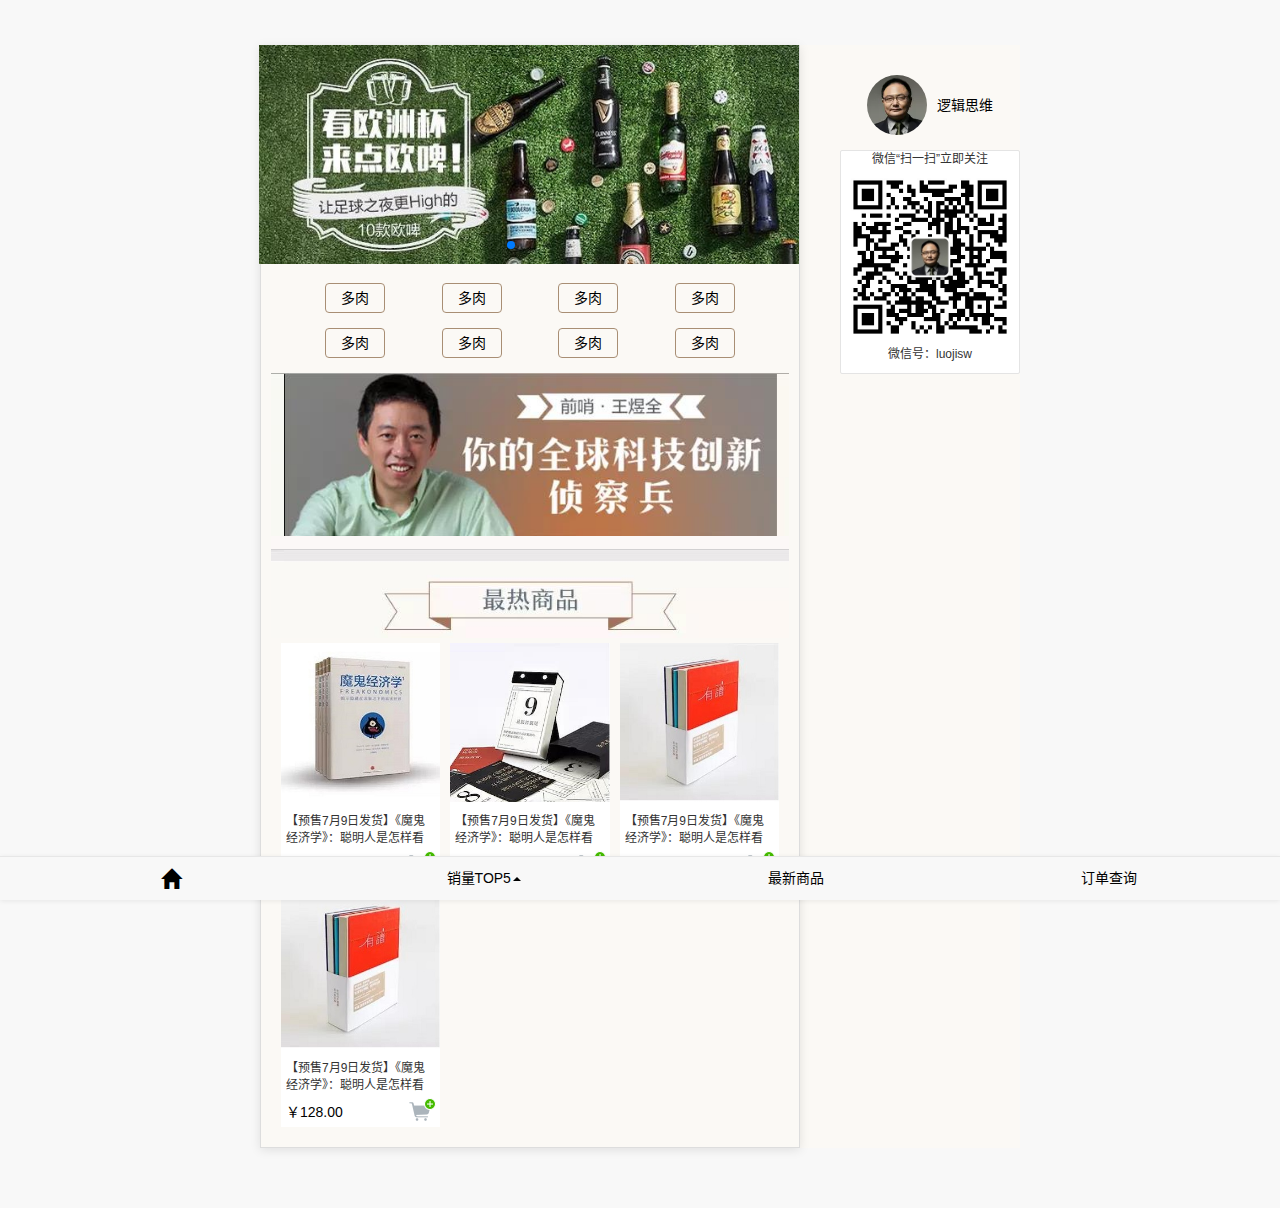
<file: stage/index.html>
<!DOCTYPE html>
<html lang="zh-CN">
<head>
    <meta charset="utf-8">
    <meta http-equiv="X-UA-Compatible" content="IE=edge">
    <meta name="viewport" content="width=device-width, initial-scale=1">
    <!-- 上述3个meta标签*必须*放在最前面，任何其他内容都*必须*跟随其后！ -->
    <title>Succulent Plants</title>

    <!-- Bootstrap -->
    <link href="resources/css/bootstrap.min.css" rel="stylesheet">
    <link href="resources/css/bootstrap-theme.min.css" rel="stylesheet">
    <link href="resources/css/swiper.min.css" rel="stylesheet">
    <link href="resources/css/style.css" rel="stylesheet">
    
    <!-- HTML5 shim and Respond.js for IE8 support of HTML5 elements and media queries -->
    <!-- WARNING: Respond.js doesn't work if you view the page via file:// -->
    <!--[if lt IE 9]>
    <script src="http://cdn.bootcss.com/html5shiv/3.7.2/html5shiv.min.js"></script>
    <script src="http://cdn.bootcss.com/respond.js/1.4.2/respond.min.js"></script>
    <![endif]-->
    <style>
    
    </style>
</head>
<body>
<section class="container-fluid">
    <div class="content clearfix">
        <div class="content-body">
            <!-- ----------------body------------------ -->
            <!-- 图片广告轮番 -->
            <!-- Swiper -->
            <div class="swiper-container">
                <div class="swiper-wrapper">
                    <div class="swiper-slide">
                        <img src="resources/img/banner1.jpg" class="img-responsive" alt="...">
                    </div>
                    <div class="swiper-slide">
                        <img src="resources/img/banner2.jpg" class="img-responsive" alt="...">
                    </div>
                    <div class="swiper-slide">
                        <img src="resources/img/banner3.jpg" class="img-responsive" alt="...">
                    </div>
                </div>
                <!-- Add Pagination -->
                <div class="swiper-pagination"></div>
            </div>

            <!-- 魔方 -->
            <div class="type-btn">
                <div class="row text-center">
                    <div class="col-xs-3">
                        <a href="proList.html" class="btn btn-type">多肉</a>    
                    </div>

                    <div class="col-xs-3">
                        <a href="proList.html" class="btn btn-type">多肉</a>    
                    </div>

                    <div class="col-xs-3">
                        <a href="proList.html" class="btn btn-type">多肉</a>    
                    </div>

                    <div class="col-xs-3">
                        <a href="proList.html" class="btn btn-type">多肉</a>    
                    </div>

                </div>
                <div class="row text-center">
                    <div class="col-xs-3">
                        <a href="proList.html" class="btn btn-type">多肉</a>    
                    </div>

                    <div class="col-xs-3">
                        <a href="proList.html" class="btn btn-type">多肉</a>    
                    </div>

                    <div class="col-xs-3">
                        <a href="proList.html" class="btn btn-type">多肉</a>    
                    </div>

                    <div class="col-xs-3">
                        <a href="proList.html" class="btn btn-type">多肉</a>    
                    </div>

                </div>
            </div>
            <!-- 图片广告 -->
            <div class="ad-img">
                <a href="###">
                    <img class="img-responsive" src="resources/img/ad4.jpg" alt="">
                </a>
            </div>

            <!-- 图片广告 -->
            <div class="ad-img">
                <a href="###">
                    <img class="img-responsive" src="resources/img/title1.jpg" alt="">
                </a>
            </div>

            <!-- 商品区域 -->
            <div class="row goods-area">
                <div class="col-xs-6 col-sm-4">
                    <a href="productDetail.html">
                        <div class="gs-single">
                            <div class="single-img">
                              <img class="img-responsive" src="resources/img/goods1.jpg" alt="">
                            </div>
                            <div class="sge-bottom">
                                <p class="goods-font">【预售7月9日发货】《魔鬼经济学》：聪明人是怎样看世界的？</p>
                                <div class="single-buy">
                                    <div><span>￥128.00</span></div>
                                    <a href="javascript:void(0);">
                                        <div class="btn-buy" data-toggle="modal" data-target="#myModal"></div>
                                    </a>
                                </div>
                            </div>
                            
                        </div>
                    </a>    
                </div>

                <div class="col-xs-6 col-sm-4">
                    <a href="productDetail.html">
                        <div class="gs-single">
                            <div class="single-img">
                              <img class="img-responsive" src="resources/img/goods2.jpg" alt="">
                            </div>
                            <div class="sge-bottom">
                                <p class="goods-font">【预售7月9日发货】《魔鬼经济学》：聪明人是怎样看世界的？</p>
                                <div class="single-buy">
                                    <div><span>￥128.00</span></div>
                                    <a href="javascript:void(0);">
                                        <div class="btn-buy" data-toggle="modal" data-target="#myModal"></div>
                                    </a>
                                </div>
                            </div>
                        </div>
                    </a>
                </div>

                <div class="col-xs-6 col-sm-4">
                    <a href="productDetail.html">
                        <div class="gs-single">
                            <div class="single-img">
                              <img class="img-responsive" src="resources/img/goods3.jpg" alt="">
                            </div>
                            <div class="sge-bottom">
                                <p class="goods-font">【预售7月9日发货】《魔鬼经济学》：聪明人是怎样看世界的？</p>
                                <div class="single-buy">
                                    <div><span>￥128.00</span></div>
                                    <a href="javascript:void(0);">
                                        <div class="btn-buy" data-toggle="modal" data-target="#myModal"></div>
                                    </a>
                                </div>
                            </div>
                        </div>
                    </a>    
                </div>

                <div class="col-xs-6 col-sm-4">
                    <a href="productDetail.html">
                        <div class="gs-single">
                            <div class="single-img">
                              <img class="img-responsive" src="resources/img/goods3.jpg" alt="">
                            </div>
                            <div class="sge-bottom">
                                <p class="goods-font">【预售7月9日发货】《魔鬼经济学》：聪明人是怎样看世界的？</p>
                                <div class="single-buy">
                                    <div><span>￥128.00</span></div>
                                    <a href="javascript:void(0);">
                                        <div class="btn-buy" data-toggle="modal" data-target="#myModal"></div>
                                    </a>
                                </div>
                            </div>
                        </div>
                    </a>    
                </div>

            </div>


            <!-- ----------------/body------------------ -->
        </div>
        <div class="content-sidebar">
            <a href="##">
                <div class="side-section">
                    <div class="side-img table-cell">
                        <img src="resources/img/head.png" alt="">
                    </div>
                    <div class="side-name table-cell">
                        逻辑思维
                    </div>
                </div>
                
            </a>
            <div class="section-detail">
                <p>微信“扫一扫”立即关注</p>
                <div class="qr-code">
                    <img class="img-responsive" src="resources/img/erweima.jpg" alt="">
                </div>
                <p style="">微信号：luojisw</p>
            </div>
        </div>
        
    </div>
    
</section>


<nav class="navbar navbar-default navbar-fixed-bottom myFooter">
  <div class="container-fluid">
    <ul class="nav nav-pills">
      <li role="presentation" ><!-- class="active" -->
          <a href="index.html">
              <span class="glyphicon glyphicon-home" style="font-size:20px;"></span>
          </a>
      </li>
      <li role="presentation" class="dropdown">
        <a class="dropdown-toggle" data-toggle="dropdown" href="#" role="button" aria-haspopup="true" aria-expanded="false">
          销量TOP5<span class="caret"></span>
        </a>
        <ul class="dropdown-menu">
          <li><a href="#">多肉TOP5</a></li>
          <li><a href="#">花盆TOP5</a></li>
          <li><a href="#">泥土TOP5</a></li>
          <li><a href="#">种子TOP5</a></li>
        </ul>
      </li>
      <li role="presentation"><a href="#">最新商品</a></li>
      <li role="presentation"><a href="#">订单查询</a></li>
      
    </ul>
  </div>
</nav>

<!-- Modal -->
<div class="modal fade buy-now" id="myModal" tabindex="-1" role="dialog" aria-labelledby="myModalLabel">
  <div class="modal-dialog" role="document">
    <div class="modal-content">
      <div class="modal-header">
        <div class="bnow-title clearfix">
            <div class="bnow-img">
                <img class="img-responsive" src="resources/img/goods3.jpg" alt="">
            </div>
            <div class="bnow-dec">
                <p>【预售7月9日发货】《魔鬼经济学》：聪明人是怎样看世界的？
                <br/>
                <span class="bnow-price">￥192.00</span></p>
            </div>
            <!-- <button type="button" class="close" data-dismiss="modal" aria-label="Close"><span aria-hidden="true">&times;</span></button> -->
        </div>
        
      </div>
      <div class="modal-body">
        <div>
            <p>套装：</p>
        </div>
        <div>
            <span class="btn btn-item actived">四本一套</span>
            <span class="btn btn-item">四本两套</span>
            <span class="btn btn-item">四本两套</span>
        </div>
        <hr/>
        <div class="clearfix bnow-number">
            <div class="bnow-label">
                购买数量：
            </div>

            <div class="bnow-num">
                <div class="btn-group" role="group" aria-label="...">
                  <button type="button" class="btn btn-default">
                      <span class="glyphicon glyphicon-minus"></span>
                  </button>
                  <button type="button" class="btn btn-default disabled="disabled"">1</button>
                  <button type="button" class="btn btn-default">
                      <span class="glyphicon glyphicon-plus"></span>
                  </button>
                </div>
            </div>
        </div>
        
      </div>
      <div class="modal-footer">
        <button type="button" class="btn btn-warning">立即购买</button>
        <button type="button" class="btn">加入购物车</button>
      </div>
    </div>
  </div>
</div>


<!-- jQuery (necessary for Bootstrap's JavaScript plugins) -->
<script src="resources/js/jquery.js"></script>
<!-- Include all compiled plugins (below), or include individual files as needed -->
<script src="resources/js/bootstrap.min.js"></script>
<script src="resources/js/swiper.min.js"></script>
<script>
    $(".btn-item").click(function(){
      $(".btn-item").removeClass("actived");
      $(this).addClass("actived");
    });


    var swiper = new Swiper('.swiper-container', {
        pagination: '.swiper-pagination',
        paginationClickable: true,
        loop: true,
        speed:750,
        mode:'vertical',
        autoplay:5000
    });




</script>
</body>
</html>
</file>
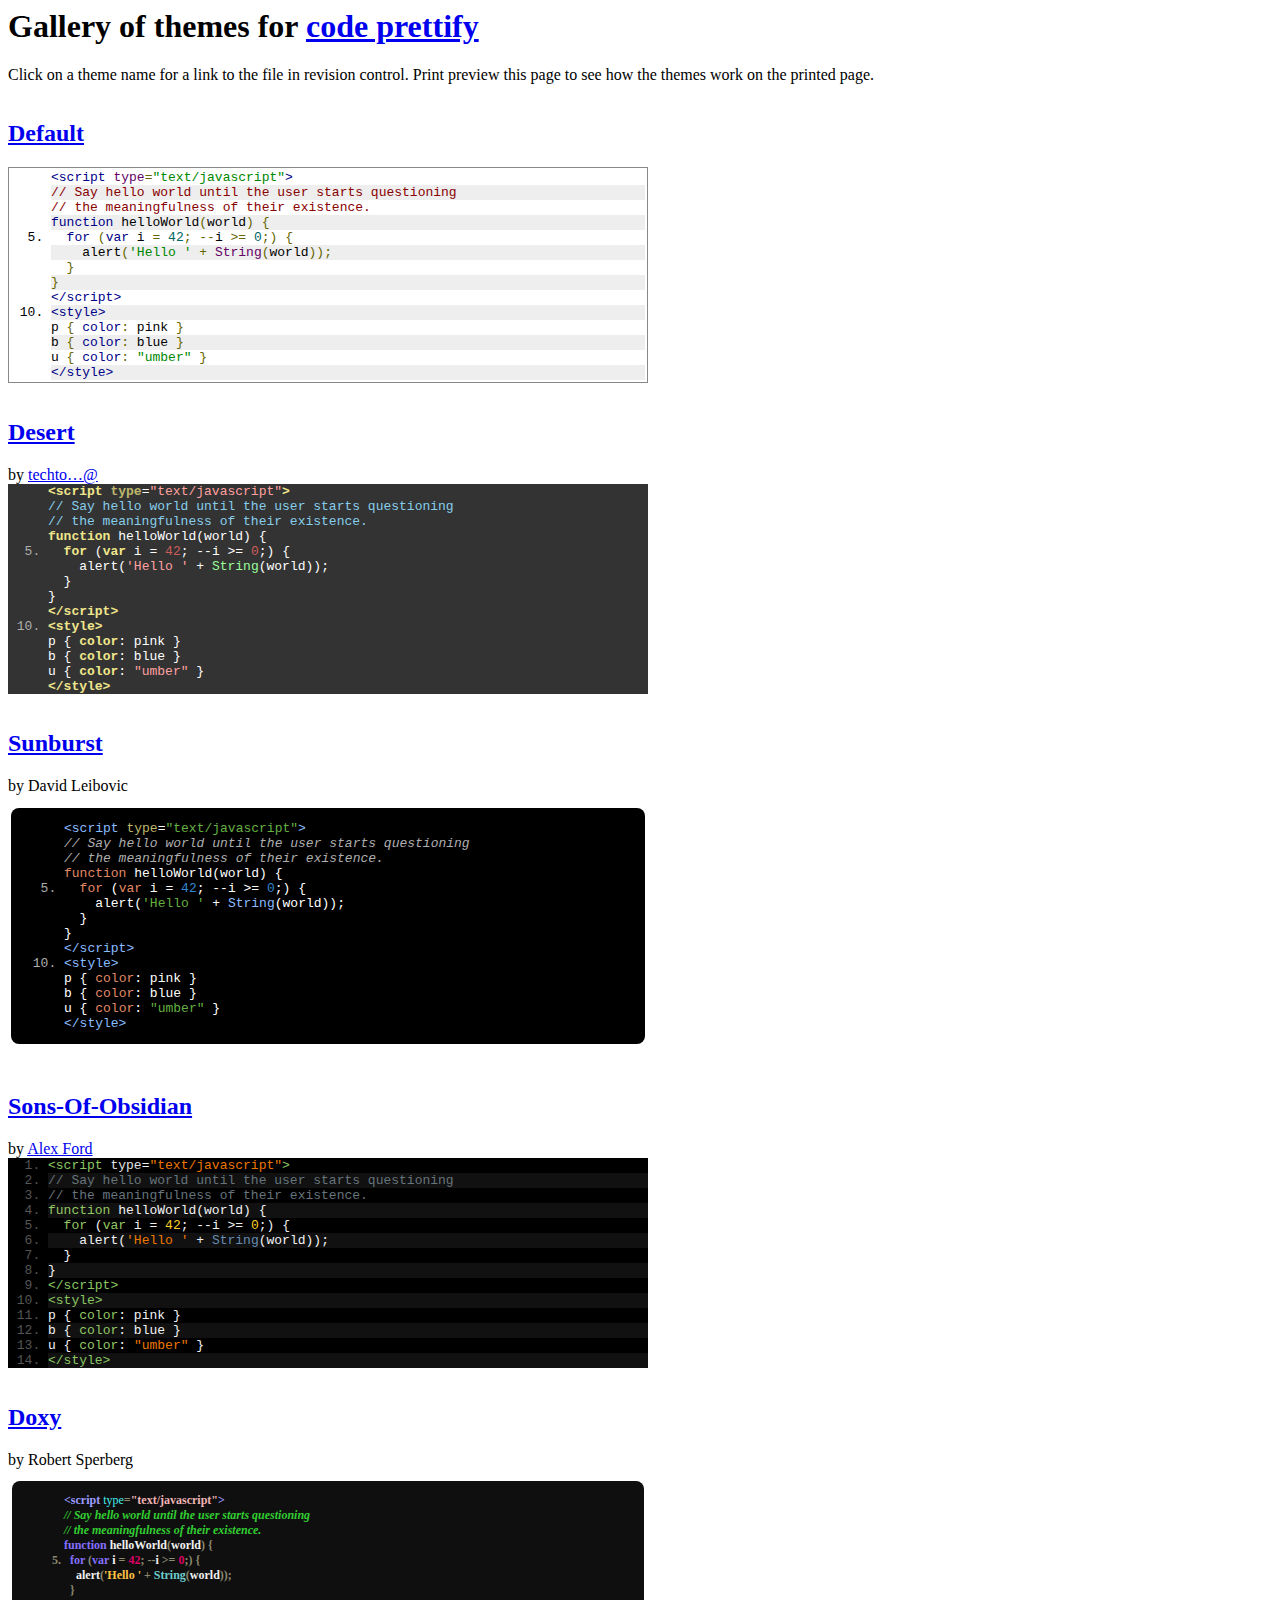
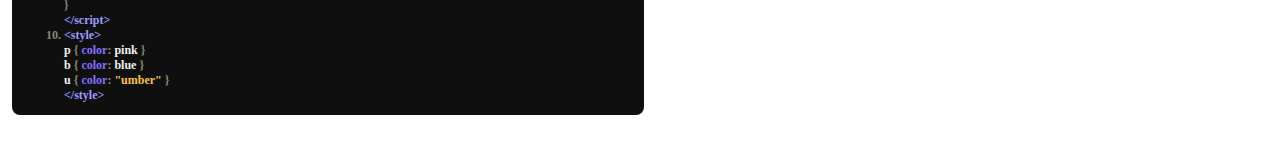
<file: backstage/vendors/google-code-prettify/styles/index.html>
<!DOCTYPE HTML PUBLIC "-//IETF//DTD HTML//EN">
<html><head>
<title>Prettify Themes Gallery</title>
<style type="text/css">
iframe { width: 100%; border-style: none; margin: 0; padding: 0 }
</style>
<script>
var allThemes = [
  { name: 'default' },
  { name: 'desert',
    authorHtml: '<a href="http://code.google.com/u/@VhJeSlJYBhVMWgF7/">'
        + 'techto&hellip;@<\/a>' },
  { name: 'sunburst', authorHtml: 'David Leibovic' },
  { name: 'sons-of-obsidian',
    authorHtml: '<a href="http://CodeTunnel.com/blog/post/71'
        + '/google-code-prettify-obsidian-theme">Alex Ford<\/a>' },
  { name: 'doxy', authorHtml: 'Robert Sperberg' },
];

// Called by the demo.html frames loaded per theme to
// size the iframes properly and to allow them to tile
// the page nicely.
function adjustChildIframeSize(themeName, width, height) {
  if (typeof console != 'undefined') {
    try {
      console.log('adjusting ' + themeName + ' to ' + width + 'x' + height);
    } catch (ex) {
      // Don't bother logging log failure.
    }
  }

  var container = document.getElementById(themeName).parentNode;
  container.style.width = (+width + 16) + 'px';
  container.style.display = 'inline-block';
  var iframe = container.getElementsByTagName('iframe')[0];
  iframe.style.height = (+height + 16) + 'px';
}
</script>
</head>

<body>
<noscript>This page requires JavaScript</noscript>

<h1>Gallery of themes for
<a href="http://code.google.com/p/google-code-prettify/">code prettify</a></h1>
<p>
Click on a theme name for a link to the file in revision control.
Print preview this page to see how the themes work on the printed page.
</p>
<script>(function () {
  // Produce an iframe per theme.
  // We pass the threme name to the iframe via its URI query, and
  // it loads prettify and the theme CSS, and calls back to this page
  // to resize the iframe.
  for (var i = 0, n = allThemes.length; i < n; ++i) {
    var theme = allThemes[i];
    if (!theme) { continue; }
    var iframe = document.createElement('iframe');
    iframe.name = theme.name;
    iframe.src = 'demo.html?' + encodeURIComponent(theme.name);
    var header = document.createElement('h2');
    header.id = theme.name;
    var linkToThemeSrc = document.createElement('a');
    linkToThemeSrc.href = (
        'http://code.google.com/p/google-code-prettify/source/browse/trunk/' +
        (theme.name === 'default'
         ? 'src/prettify.css'
         : 'styles/' + encodeURIComponent(theme.name) + '.css'));
    linkToThemeSrc.appendChild(document.createTextNode(
       theme.name.replace(/\b[a-z]/g,  // Capitalize first letter of each word
       function (letter) { return letter.toUpperCase(); })));
    header.appendChild(linkToThemeSrc);

    var attribution;
    if (theme.authorHtml) {
      attribution = document.createElement('span');
      attribution.className = 'attribution';
      attribution.innerHTML = 'by ' + theme.authorHtml;
    }

    var div = document.createElement('div');
    div.appendChild(header);
    if (attribution) { div.appendChild(attribution); }
    div.appendChild(iframe);
    document.body.appendChild(div);
  }
})()</script>

</body></html>
</file>
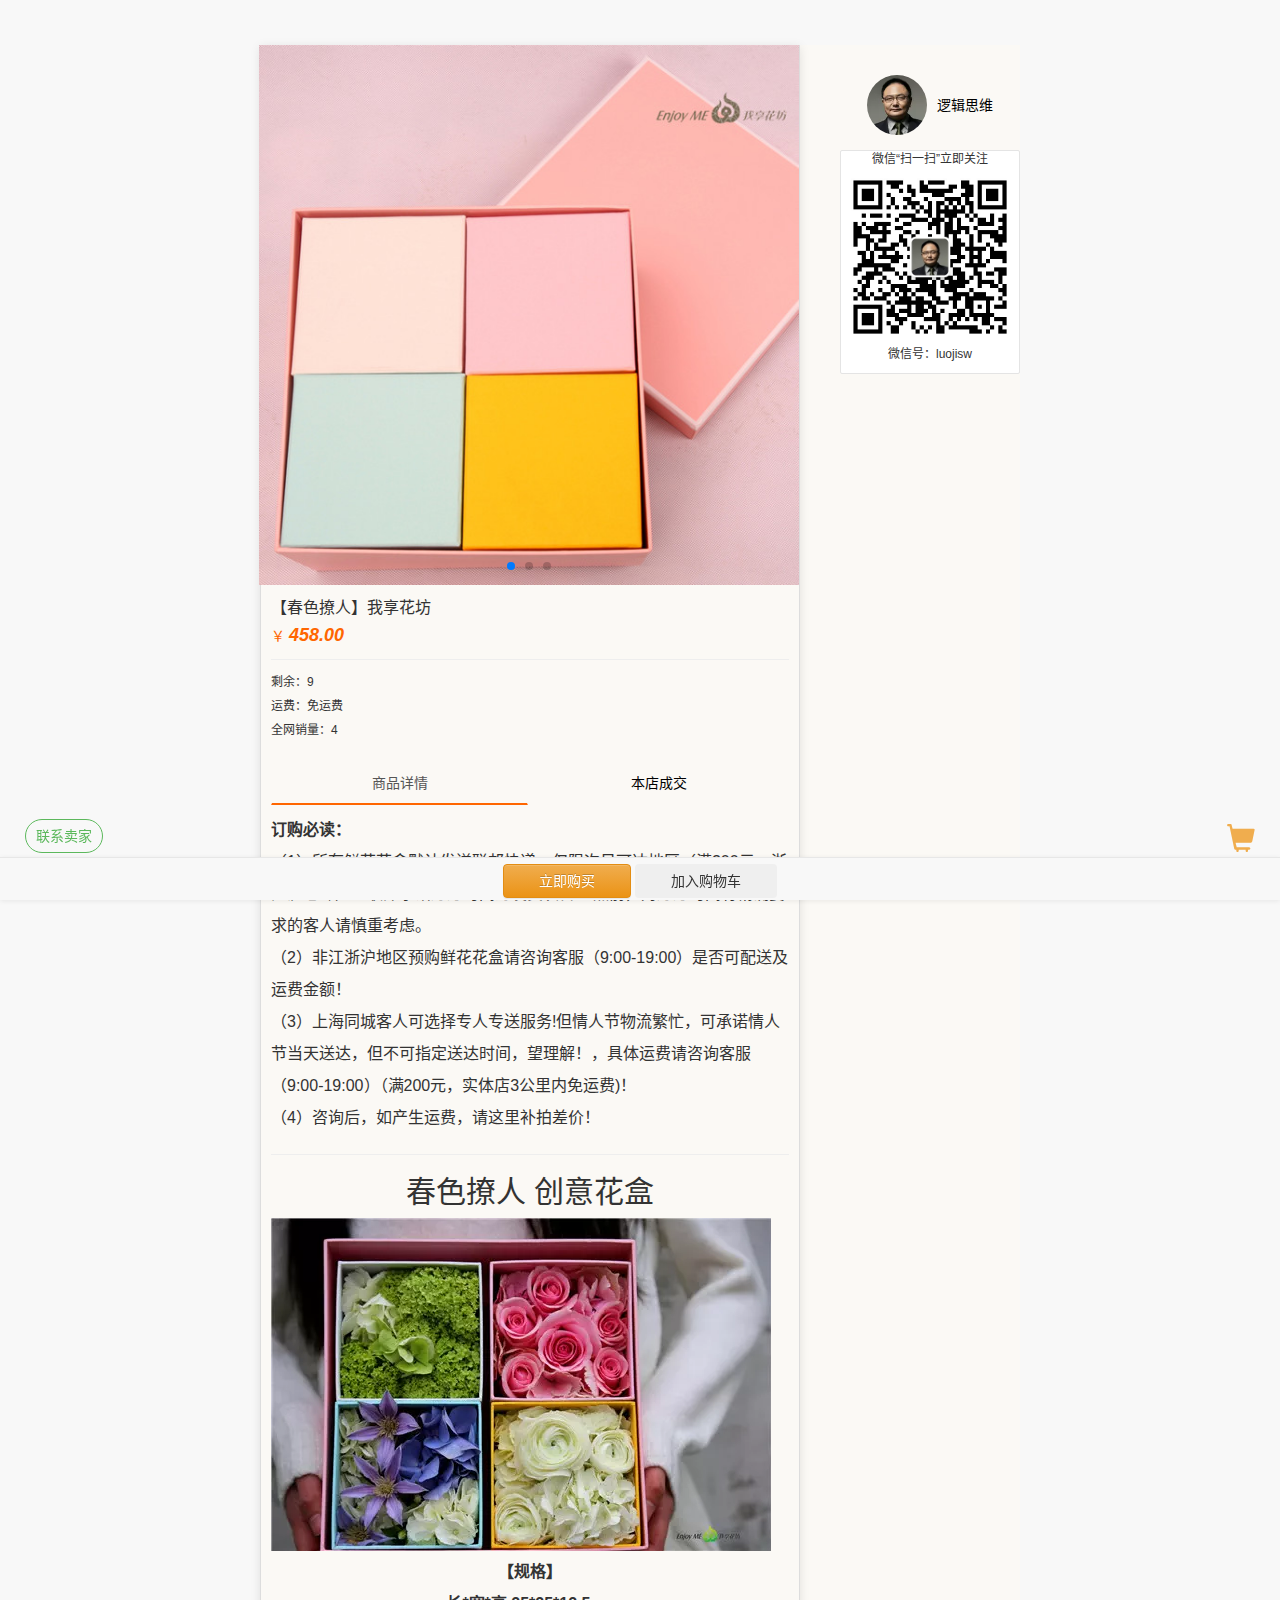
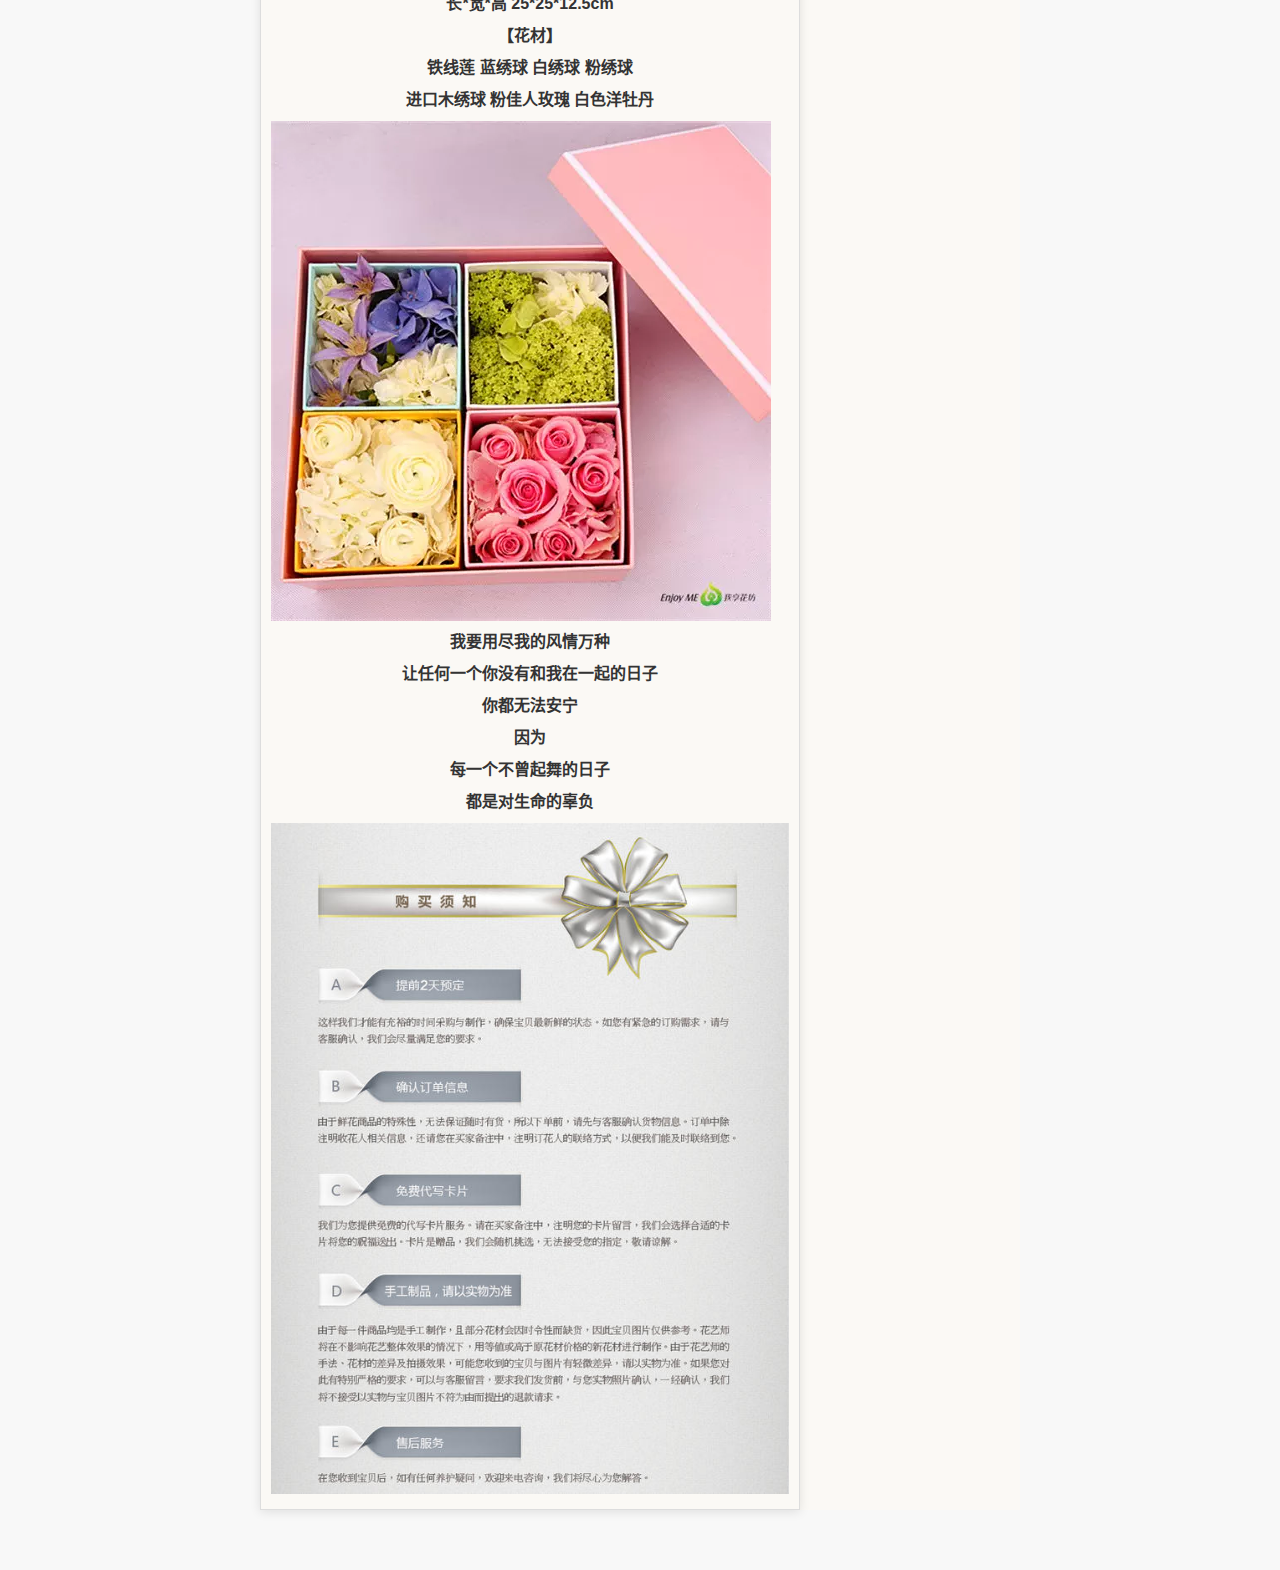
<file: stage/productDetail.html>
<!DOCTYPE html>
<html lang="zh-CN">
<head>
    <meta charset="utf-8">
    <meta http-equiv="X-UA-Compatible" content="IE=edge">
    <meta name="viewport" content="width=device-width, initial-scale=1">
    <!-- 上述3个meta标签*必须*放在最前面，任何其他内容都*必须*跟随其后！ -->
    <title>Succulent Plants</title>

    <!-- Bootstrap -->
    <link href="resources/css/bootstrap.min.css" rel="stylesheet">
    <link href="resources/css/bootstrap-theme.min.css" rel="stylesheet">
    <link href="resources/css/swiper.min.css" rel="stylesheet">
    <link href="resources/css/style.css" rel="stylesheet">
    
    <!-- HTML5 shim and Respond.js for IE8 support of HTML5 elements and media queries -->
    <!-- WARNING: Respond.js doesn't work if you view the page via file:// -->
    <!--[if lt IE 9]>
    <script src="http://cdn.bootcss.com/html5shiv/3.7.2/html5shiv.min.js"></script>
    <script src="http://cdn.bootcss.com/respond.js/1.4.2/respond.min.js"></script>
    <![endif]-->
    <style>
    
    </style>
</head>
<body>
<section class="container-fluid">
    <div class="content clearfix">
        <div class="content-body">
            <!-- ----------------body------------------ -->
            <!-- 图片广告轮番 -->
            <!-- Swiper -->
            <div class="swiper-container clearfix">
                <div class="swiper-wrapper">
                    <div class="swiper-slide">
                        <img src="resources/img/det1.jpg" class="img-responsive" alt="...">
                    </div>
                    <div class="swiper-slide">
                        <img src="resources/img/det2.jpg" class="img-responsive" alt="...">
                    </div>
                    <div class="swiper-slide">
                        <img src="resources/img/det3.jpg" class="img-responsive" alt="...">
                    </div>
                </div>
                <!-- Add Pagination -->
                <div class="swiper-pagination"></div>
            </div>

            <div class="goods-detail">
                <div class="detail-price">
                    <h4>【春色撩人】我享花坊</h4>
                    <div class="price-unm">
                        <span>￥&nbsp;<i>458.00</i></span>
                    </div>
                </div>
                <hr/>
                <!-- <div class="detail-pinfo">
                    
                </div> -->
                <div class="detail-unm">
                    <p>剩余：9</p>
                    <p>运费：免运费</p>
                    <p>全网销量：4</p>
                </div>
            </div>

            <div class="goods-dec">
                <div>

                  <!-- Nav tabs -->
                  <ul class="nav nav-tabs " role="tablist">
                    <li role="presentation" class="active"><a href="#home" aria-controls="home" role="tab" data-toggle="tab">商品详情</a></li>
                    <li role="presentation"><a href="#profile" aria-controls="profile" role="tab" data-toggle="tab">本店成交</a></li>
                  </ul>

                  <!-- Tab panes -->
                  <div class="tab-content">
                    <div role="tabpanel" class="tab-pane active" id="home">
                        <div class="gdec">
                            <p><b>订购必读：</b></p>

                            <p>（1）所有鲜花花盒默认发送联邦快递，仅限次日可达地区（满200元，浙江沪包邮）！联邦承诺送达时间为发货次日18点前，对送达时间有精确要求的客人请慎重考虑。</p>

                            <p>（2）非江浙沪地区预购鲜花花盒请咨询客服（9:00-19:00）是否可配送及运费金额！</p>

                            <p>（3）上海同城客人可选择专人专送服务!但情人节物流繁忙，可承诺情人节当天送达，但不可指定送达时间，望理解！，具体运费请咨询客服（9:00-19:00）（满200元，实体店3公里内免运费)！</p>

                            <p>（4）咨询后，如产生运费，请这里补拍差价！</p>

                            <hr/>

                            <div class="gdec-special">
                                <h2>春色撩人  创意花盒</h2>
                                <img src="resources/img/desc1.jpg" class="img-responsive" alt="">

                                <p>【规格】</p>
                                <p>长*宽*高 25*25*12.5cm</p>
                                <p>【花材】</p>
                                <p>铁线莲  蓝绣球  白绣球  粉绣球</p>
                                <p>进口木绣球  粉佳人玫瑰  白色洋牡丹</p>

                                <img src="resources/img/desc2.jpg" class="img-responsive" alt="">

                                <p>我要用尽我的风情万种</p>
                                <p>让任何一个你没有和我在一起的日子</p>
                                <p>你都无法安宁</p>
                                <p>因为</p>
                                <p>每一个不曾起舞的日子</p>
                                <p>都是对生命的辜负 </p>

                                <img src="resources/img/konw.jpg" class="img-responsive" alt="">


                            </div>
                        </div>
                    </div>

                    <div role="tabpanel" class="tab-pane" id="profile">
                        <div>
                            <table class="table">
                              <thead>
                                <tr>
                                  <th>买家</th>
                                  <th>成交时间</th>
                                  <th>数量</th>
                                </tr>
                              </thead>
                              <tbody>
                                <tr>
                                  <td>陈*敏</td>
                                  <td>04-04 15:41:55</td>
                                  <td>1</td>
                                </tr>
                                <tr>
                                  <td>2*</td>
                                  <td>02-13 16:45:56</td>
                                  <td>1</td>
                                </tr>
                                <tr>
                                  <td>孙*男</td>
                                  <td>02-12 14:25:49</td>
                                  <td>1</td>
                                </tr>
                                <tr>
                                    <td colspan="3" class="text-center">......</td>
                                </tr>
                              </tbody>
                            </table>
                        </div>
                    </div>
                  </div>

                </div>
            </div>



            <!-- ----------------/body------------------ -->
        </div>
        <div class="content-sidebar">
            <a href="##">
                <div class="side-section">
                    <div class="side-img table-cell">
                        <img src="resources/img/head.png" alt="">
                    </div>
                    <div class="side-name table-cell">
                        逻辑思维
                    </div>
                </div>
                
            </a>
            <div class="section-detail">
                <p>微信“扫一扫”立即关注</p>
                <div class="qr-code">
                    <img class="img-responsive" src="resources/img/erweima.jpg" alt="">
                </div>
                <p style="">微信号：luojisw</p>
            </div>
        </div>
        
    </div>
    
</section>


<nav class="navbar navbar-default navbar-fixed-bottom myFooter">
  <div class="container-fluid">
    <div class="pd text-center">
        <button class="btn btn-warning">立即购买</button>
        <button class="btn ">加入购物车</button>
        <div class="shopping-cart">
            <a href="##22">
                <span class="glyphicon glyphicon-shopping-cart"></span>
            </a>
        </div>
        <div class="connect-us">
            <a href="##" class="btn btn-cu">联系卖家</a>
        </div>
    </div>
  </div>
</nav>



<!-- jQuery (necessary for Bootstrap's JavaScript plugins) -->
<script src="resources/js/jquery.js"></script>
<!-- Include all compiled plugins (below), or include individual files as needed -->
<script src="resources/js/bootstrap.min.js"></script>
<script src="resources/js/swiper.min.js"></script>
<script>


    var swiper = new Swiper('.swiper-container', {
        pagination: '.swiper-pagination',
        paginationClickable: true,
        loop: true,
        speed:750,
        mode:'vertical',
        autoplay:5000
    });




</script>
</body>
</html>
</file>
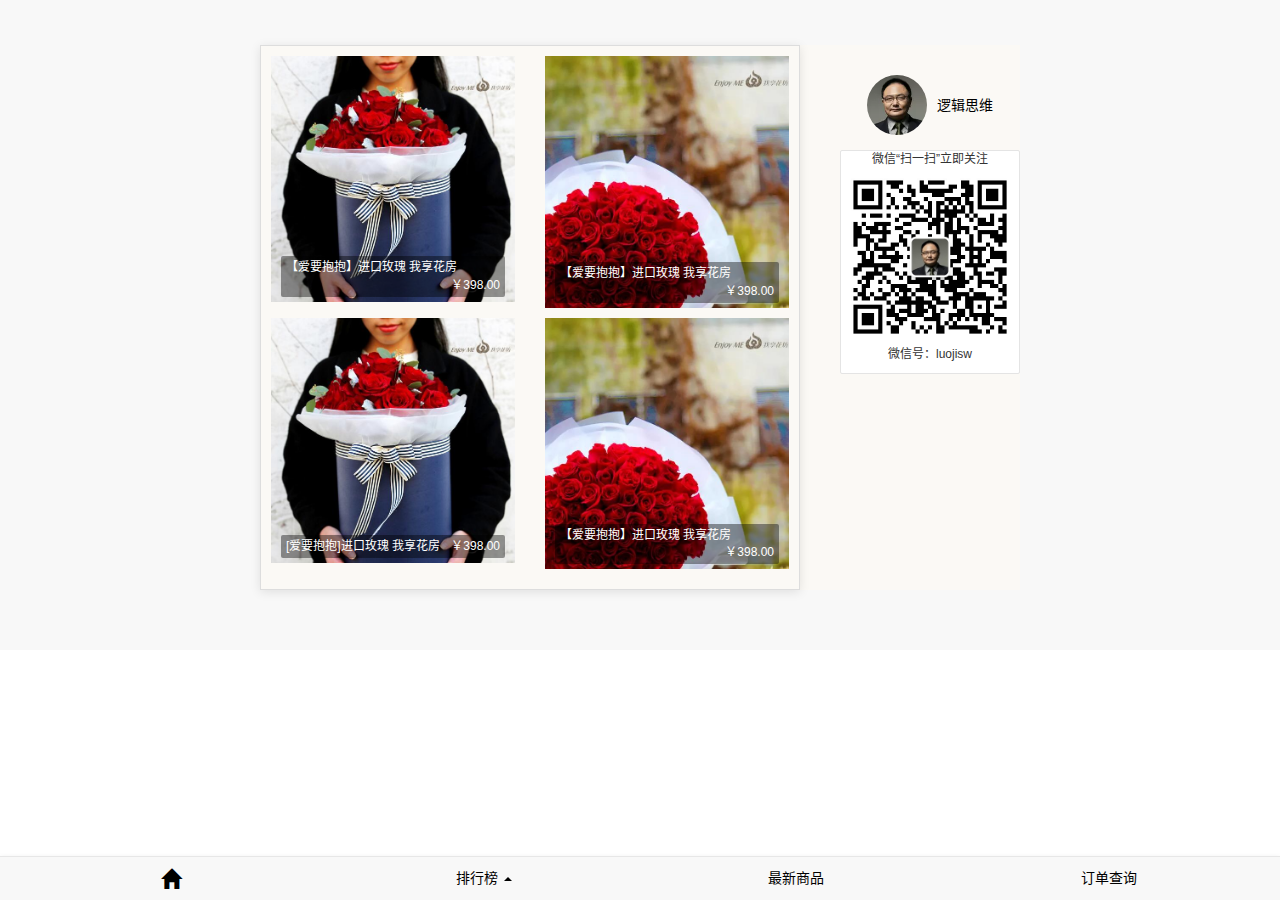
<file: stage/proList.html>
<!DOCTYPE html>
<html lang="zh-CN">
<head>
    <meta charset="utf-8">
    <meta http-equiv="X-UA-Compatible" content="IE=edge">
    <meta name="viewport" content="width=device-width, initial-scale=1">
    <!-- 上述3个meta标签*必须*放在最前面，任何其他内容都*必须*跟随其后！ -->
    <title>Succulent Plants</title>

    <!-- Bootstrap -->
    <link href="resources/css/bootstrap.min.css" rel="stylesheet">
    <link href="resources/css/bootstrap-theme.min.css" rel="stylesheet">
    <link href="resources/css/style.css" rel="stylesheet">
  
    <!-- HTML5 shim and Respond.js for IE8 support of HTML5 elements and media queries -->
    <!-- WARNING: Respond.js doesn't work if you view the page via file:// -->
    <!--[if lt IE 9]>
    <script src="http://cdn.bootcss.com/html5shiv/3.7.2/html5shiv.min.js"></script>
    <script src="http://cdn.bootcss.com/respond.js/1.4.2/respond.min.js"></script>
    <![endif]-->
    <style>
    </style>
</head>
<body>
<section class="container-fluid">
    <div class="content clearfix">
        <div class="content-body">
            <div class="row">
                <div class="col-xs-12 col-md-6">
                    <div class="myTab">
                        <a href="productDetail.html">
                            <div class="prod-img">
                                <img class="img-responsive" src="resources/img/flw2.jpg" alt="">
                            </div>
                            <div class="bottom-label clearfix">
                                <p class="labelLeft">【爱要抱抱】进口玫瑰 我享花房</p>
                                <p class="labelRight">￥398.00</p>
                            </div>
                        </a>
                    </div>
                </div>
                <div class="col-xs-12 col-md-6">
                    <div class="myTab">
                        <a href="productDetail.html">
                            <div class="prod-img">
                                <img class="img-responsive" src="resources/img/flw1.jpg" alt="">
                            </div>
                            <div class="bottom-label clearfix">
                                <p class="labelLeft">【爱要抱抱】进口玫瑰 我享花房</p>
                                <p class="labelRight">￥398.00</p>
                            </div>
                        </a>
                    </div>
                </div>
                <div class="col-xs-12 col-md-6">
                    <div class="myTab">
                        <a href="productDetail.html">
                            <div class="prod-img">
                                <img class="img-responsive" src="resources/img/flw2.jpg" alt="">
                            </div>
                            <div class="bottom-label clearfix">
                                <p class="labelLeft">[爱要抱抱]进口玫瑰 我享花房</p>
                                <p class="labelRight">￥398.00</p>
                            </div>
                        </a>
                    </div>
                </div>
                <div class="col-xs-12 col-md-6">
                    <div class="myTab">
                        <a href="productDetail.html">
                            <div class="prod-img">
                                <img class="img-responsive" src="resources/img/flw1.jpg" alt="">
                            </div>
                            <div class="bottom-label clearfix">
                                <p class="labelLeft">【爱要抱抱】进口玫瑰 我享花房</p>
                                <p class="labelRight">￥398.00</p>
                            </div>
                        </a>
                    </div>
                </div>
            </div>
        </div>
        <div class="content-sidebar">
            <a href="##">
                <div class="side-section">
                    <div class="side-img table-cell">
                        <img src="resources/img/head.png" alt="">
                    </div>
                    <div class="side-name table-cell">
                        逻辑思维
                    </div>
                </div>
                
            </a>
            <div class="section-detail">
                <p>微信“扫一扫”立即关注</p>
                <div class="qr-code">
                    <img class="img-responsive" src="resources/img/erweima.jpg" alt="">
                </div>
                <p style="">微信号：luojisw</p>
            </div>
        </div>
        
    </div>
    
</section>

<nav class="navbar navbar-default navbar-fixed-bottom myFooter">
  <div class="container-fluid">
    <ul class="nav nav-pills">
      <li role="presentation" ><!-- class="active" -->
          <a href="index.html">
              <span class="glyphicon glyphicon-home" style="font-size:20px;"></span>
          </a>
      </li>
      <li role="presentation" class="dropdown">
        <a class="dropdown-toggle" data-toggle="dropdown" href="#" role="button" aria-haspopup="true" aria-expanded="false">
          排行榜 <span class="caret"></span>
        </a>
        <ul class="dropdown-menu">
          <li><a href="#">Action</a></li>
          <li><a href="#">Another action</a></li>
          <li><a href="#">Something else here</a></li>
          <li><a href="#">Separated link</a></li>
        </ul>
      </li>
      <li role="presentation"><a href="#">最新商品</a></li>
      <li role="presentation"><a href="#">订单查询</a></li>
      
    </ul>
  </div>
</nav>

<!-- jQuery (necessary for Bootstrap's JavaScript plugins) -->
<script src="resources/js/jquery.js"></script>
<!-- Include all compiled plugins (below), or include individual files as needed -->
<script src="resources/js/bootstrap.min.js"></script>
</body>
</html>
</file>
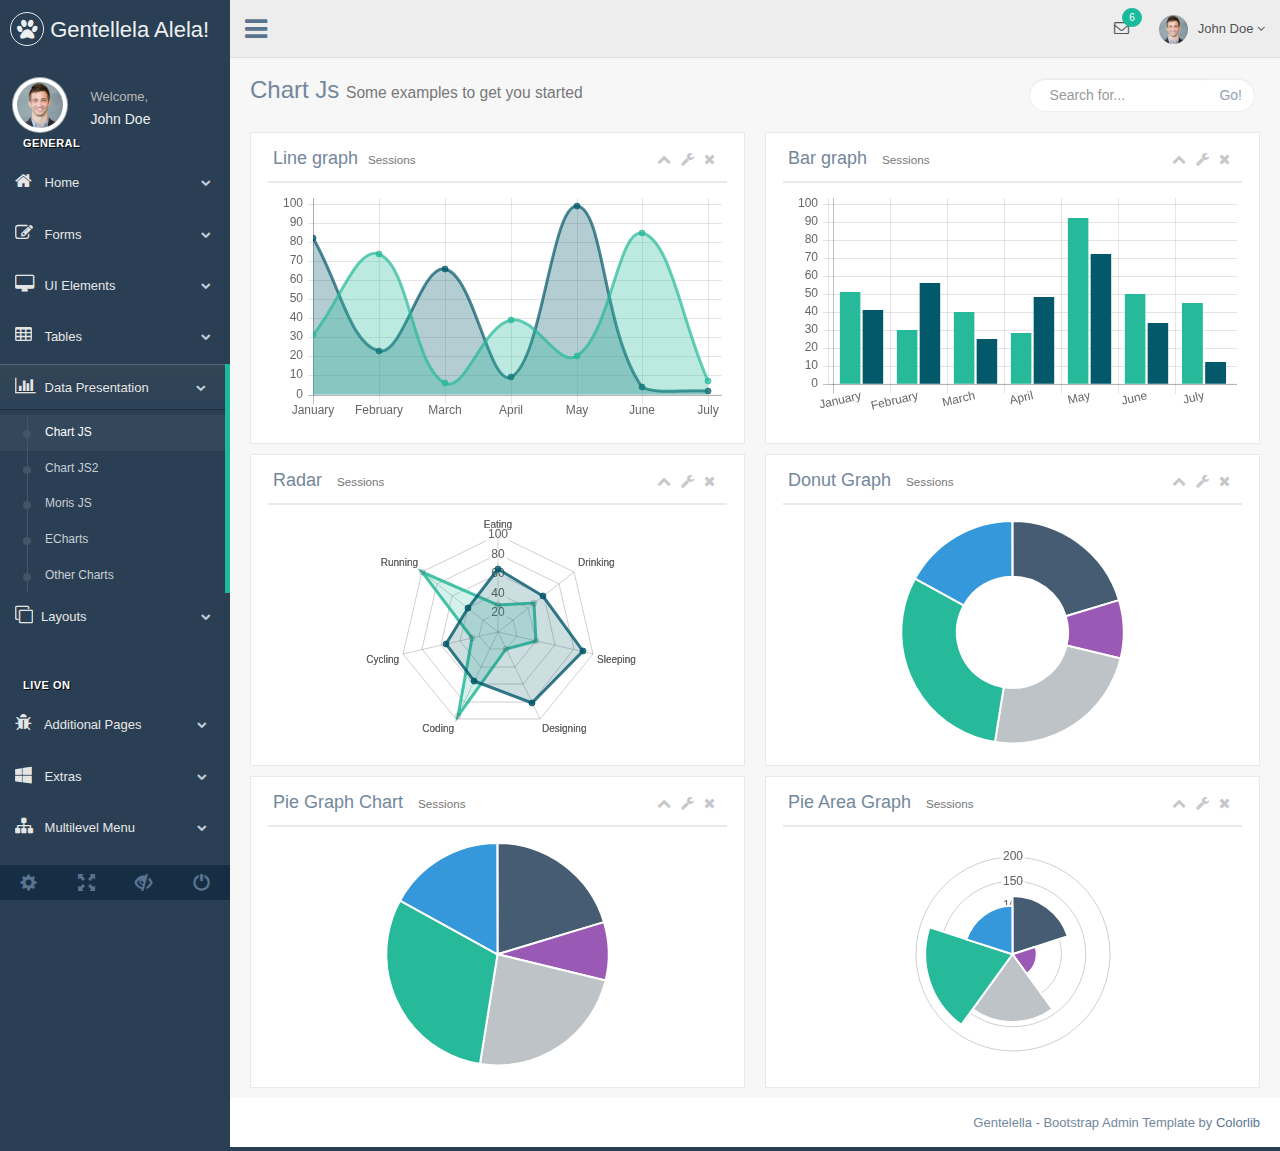
<file: backstage/html/chartjs.html>
<!DOCTYPE html>
<html lang="en">
  <head>
    <meta http-equiv="Content-Type" content="text/html; charset=UTF-8">
    <!-- Meta, title, CSS, favicons, etc. -->
    <meta charset="utf-8">
    <meta http-equiv="X-UA-Compatible" content="IE=edge">
    <meta name="viewport" content="width=device-width, initial-scale=1">

    <title>Chart JS Graph Examples | Gentellela Alela! by Colorlib</title>

    <!-- Bootstrap -->
    <link href="../vendors/bootstrap/dist/css/bootstrap.min.css" rel="stylesheet">
    <!-- Font Awesome -->
    <link href="../vendors/font-awesome/css/font-awesome.min.css" rel="stylesheet">
    <!-- NProgress -->
    <link href="../vendors/nprogress/nprogress.css" rel="stylesheet">

    <!-- Custom Theme Style -->
    <link href="../build/css/custom.min.css" rel="stylesheet">
  </head>

  <body class="nav-md">
    <div class="container body">
      <div class="main_container">
        <div class="col-md-3 left_col">
          <div class="left_col scroll-view">
            <div class="navbar nav_title" style="border: 0;">
              <a href="index.html" class="site_title"><i class="fa fa-paw"></i> <span>Gentellela Alela!</span></a>
            </div>

            <div class="clearfix"></div>

            <!-- menu profile quick info -->
            <div class="profile">
              <div class="profile_pic">
                <img src="images/img.jpg" alt="..." class="img-circle profile_img">
              </div>
              <div class="profile_info">
                <span>Welcome,</span>
                <h2>John Doe</h2>
              </div>
            </div>
            <!-- /menu profile quick info -->

            <br />

            <!-- sidebar menu -->
            <div id="sidebar-menu" class="main_menu_side hidden-print main_menu">
              <div class="menu_section">
                <h3>General</h3>
                <ul class="nav side-menu">
                  <li><a><i class="fa fa-home"></i> Home <span class="fa fa-chevron-down"></span></a>
                    <ul class="nav child_menu">
                      <li><a href="index.html">Dashboard</a></li>
                      <li><a href="index2.html">Dashboard2</a></li>
                      <li><a href="index3.html">Dashboard3</a></li>
                    </ul>
                  </li>
                  <li><a><i class="fa fa-edit"></i> Forms <span class="fa fa-chevron-down"></span></a>
                    <ul class="nav child_menu">
                      <li><a href="form.html">General Form</a></li>
                      <li><a href="form_advanced.html">Advanced Components</a></li>
                      <li><a href="form_validation.html">Form Validation</a></li>
                      <li><a href="form_wizards.html">Form Wizard</a></li>
                      <li><a href="form_upload.html">Form Upload</a></li>
                      <li><a href="form_buttons.html">Form Buttons</a></li>
                    </ul>
                  </li>
                  <li><a><i class="fa fa-desktop"></i> UI Elements <span class="fa fa-chevron-down"></span></a>
                    <ul class="nav child_menu">
                      <li><a href="general_elements.html">General Elements</a></li>
                      <li><a href="media_gallery.html">Media Gallery</a></li>
                      <li><a href="typography.html">Typography</a></li>
                      <li><a href="icons.html">Icons</a></li>
                      <li><a href="glyphicons.html">Glyphicons</a></li>
                      <li><a href="widgets.html">Widgets</a></li>
                      <li><a href="invoice.html">Invoice</a></li>
                      <li><a href="inbox.html">Inbox</a></li>
                      <li><a href="calendar.html">Calendar</a></li>
                    </ul>
                  </li>
                  <li><a><i class="fa fa-table"></i> Tables <span class="fa fa-chevron-down"></span></a>
                    <ul class="nav child_menu">
                      <li><a href="tables.html">Tables</a></li>
                      <li><a href="tables_dynamic.html">Table Dynamic</a></li>
                    </ul>
                  </li>
                  <li><a><i class="fa fa-bar-chart-o"></i> Data Presentation <span class="fa fa-chevron-down"></span></a>
                    <ul class="nav child_menu">
                      <li><a href="chartjs.html">Chart JS</a></li>
                      <li><a href="chartjs2.html">Chart JS2</a></li>
                      <li><a href="morisjs.html">Moris JS</a></li>
                      <li><a href="echarts.html">ECharts</a></li>
                      <li><a href="other_charts.html">Other Charts</a></li>
                    </ul>
                  </li>
                  <li><a><i class="fa fa-clone"></i>Layouts <span class="fa fa-chevron-down"></span></a>
                    <ul class="nav child_menu">
                      <li><a href="fixed_sidebar.html">Fixed Sidebar</a></li>
                      <li><a href="fixed_footer.html">Fixed Footer</a></li>
                    </ul>
                  </li>
                </ul>
              </div>
              <div class="menu_section">
                <h3>Live On</h3>
                <ul class="nav side-menu">
                  <li><a><i class="fa fa-bug"></i> Additional Pages <span class="fa fa-chevron-down"></span></a>
                    <ul class="nav child_menu">
                      <li><a href="e_commerce.html">E-commerce</a></li>
                      <li><a href="projects.html">Projects</a></li>
                      <li><a href="project_detail.html">Project Detail</a></li>
                      <li><a href="contacts.html">Contacts</a></li>
                      <li><a href="profile.html">Profile</a></li>
                    </ul>
                  </li>
                  <li><a><i class="fa fa-windows"></i> Extras <span class="fa fa-chevron-down"></span></a>
                    <ul class="nav child_menu">
                      <li><a href="page_403.html">403 Error</a></li>
                      <li><a href="page_404.html">404 Error</a></li>
                      <li><a href="page_500.html">500 Error</a></li>
                      <li><a href="plain_page.html">Plain Page</a></li>
                      <li><a href="login.html">Login Page</a></li>
                      <li><a href="pricing_tables.html">Pricing Tables</a></li>
                    </ul>
                  </li>
                  <li><a><i class="fa fa-sitemap"></i> Multilevel Menu <span class="fa fa-chevron-down"></span></a>
                    <ul class="nav child_menu">
                        <li><a href="#level1_1">Level One</a>
                        <li><a>Level One<span class="fa fa-chevron-down"></span></a>
                          <ul class="nav child_menu">
                            <li class="sub_menu"><a href="level2.html">Level Two</a>
                            </li>
                            <li><a href="#level2_1">Level Two</a>
                            </li>
                            <li><a href="#level2_2">Level Two</a>
                            </li>
                          </ul>
                        </li>
                        <li><a href="#level1_2">Level One</a>
                        </li>
                    </ul>
                  </li>                  
                  <li><a href="javascript:void(0)"><i class="fa fa-laptop"></i> Landing Page <span class="label label-success pull-right">Coming Soon</span></a></li>
                </ul>
              </div>

            </div>
            <!-- /sidebar menu -->

            <!-- /menu footer buttons -->
            <div class="sidebar-footer hidden-small">
              <a data-toggle="tooltip" data-placement="top" title="Settings">
                <span class="glyphicon glyphicon-cog" aria-hidden="true"></span>
              </a>
              <a data-toggle="tooltip" data-placement="top" title="FullScreen">
                <span class="glyphicon glyphicon-fullscreen" aria-hidden="true"></span>
              </a>
              <a data-toggle="tooltip" data-placement="top" title="Lock">
                <span class="glyphicon glyphicon-eye-close" aria-hidden="true"></span>
              </a>
              <a data-toggle="tooltip" data-placement="top" title="Logout">
                <span class="glyphicon glyphicon-off" aria-hidden="true"></span>
              </a>
            </div>
            <!-- /menu footer buttons -->
          </div>
        </div>

        <!-- top navigation -->
        <div class="top_nav">
          <div class="nav_menu">
            <nav>
              <div class="nav toggle">
                <a id="menu_toggle"><i class="fa fa-bars"></i></a>
              </div>

              <ul class="nav navbar-nav navbar-right">
                <li class="">
                  <a href="javascript:;" class="user-profile dropdown-toggle" data-toggle="dropdown" aria-expanded="false">
                    <img src="images/img.jpg" alt="">John Doe
                    <span class=" fa fa-angle-down"></span>
                  </a>
                  <ul class="dropdown-menu dropdown-usermenu pull-right">
                    <li><a href="javascript:;"> Profile</a></li>
                    <li>
                      <a href="javascript:;">
                        <span class="badge bg-red pull-right">50%</span>
                        <span>Settings</span>
                      </a>
                    </li>
                    <li><a href="javascript:;">Help</a></li>
                    <li><a href="login.html"><i class="fa fa-sign-out pull-right"></i> Log Out</a></li>
                  </ul>
                </li>

                <li role="presentation" class="dropdown">
                  <a href="javascript:;" class="dropdown-toggle info-number" data-toggle="dropdown" aria-expanded="false">
                    <i class="fa fa-envelope-o"></i>
                    <span class="badge bg-green">6</span>
                  </a>
                  <ul id="menu1" class="dropdown-menu list-unstyled msg_list" role="menu">
                    <li>
                      <a>
                        <span class="image"><img src="images/img.jpg" alt="Profile Image" /></span>
                        <span>
                          <span>John Smith</span>
                          <span class="time">3 mins ago</span>
                        </span>
                        <span class="message">
                          Film festivals used to be do-or-die moments for movie makers. They were where...
                        </span>
                      </a>
                    </li>
                    <li>
                      <a>
                        <span class="image"><img src="images/img.jpg" alt="Profile Image" /></span>
                        <span>
                          <span>John Smith</span>
                          <span class="time">3 mins ago</span>
                        </span>
                        <span class="message">
                          Film festivals used to be do-or-die moments for movie makers. They were where...
                        </span>
                      </a>
                    </li>
                    <li>
                      <a>
                        <span class="image"><img src="images/img.jpg" alt="Profile Image" /></span>
                        <span>
                          <span>John Smith</span>
                          <span class="time">3 mins ago</span>
                        </span>
                        <span class="message">
                          Film festivals used to be do-or-die moments for movie makers. They were where...
                        </span>
                      </a>
                    </li>
                    <li>
                      <a>
                        <span class="image"><img src="images/img.jpg" alt="Profile Image" /></span>
                        <span>
                          <span>John Smith</span>
                          <span class="time">3 mins ago</span>
                        </span>
                        <span class="message">
                          Film festivals used to be do-or-die moments for movie makers. They were where...
                        </span>
                      </a>
                    </li>
                    <li>
                      <div class="text-center">
                        <a>
                          <strong>See All Alerts</strong>
                          <i class="fa fa-angle-right"></i>
                        </a>
                      </div>
                    </li>
                  </ul>
                </li>
              </ul>
            </nav>
          </div>
        </div>
        <!-- /top navigation -->

        <!-- page content -->
        <div class="right_col" role="main">
          <div class="">
            <div class="page-title">
              <div class="title_left">
                <h3>Chart Js <small>Some examples to get you started</small></h3>
              </div>

              <div class="title_right">
                <div class="col-md-5 col-sm-5 col-xs-12 form-group pull-right top_search">
                  <div class="input-group">
                    <input type="text" class="form-control" placeholder="Search for...">
                    <span class="input-group-btn">
                      <button class="btn btn-default" type="button">Go!</button>
                    </span>
                  </div>
                </div>
              </div>
            </div>

            <div class="clearfix"></div>

            <div class="row">
              <div class="col-md-6 col-sm-6 col-xs-12">
                <div class="x_panel">
                  <div class="x_title">
                    <h2>Line graph<small>Sessions</small></h2>
                    <ul class="nav navbar-right panel_toolbox">
                      <li><a class="collapse-link"><i class="fa fa-chevron-up"></i></a>
                      </li>
                      <li class="dropdown">
                        <a href="#" class="dropdown-toggle" data-toggle="dropdown" role="button" aria-expanded="false"><i class="fa fa-wrench"></i></a>
                        <ul class="dropdown-menu" role="menu">
                          <li><a href="#">Settings 1</a>
                          </li>
                          <li><a href="#">Settings 2</a>
                          </li>
                        </ul>
                      </li>
                      <li><a class="close-link"><i class="fa fa-close"></i></a>
                      </li>
                    </ul>
                    <div class="clearfix"></div>
                  </div>
                  <div class="x_content">
                    <canvas id="lineChart"></canvas>
                  </div>
                </div>
              </div>

              <div class="col-md-6 col-sm-6 col-xs-12">
                <div class="x_panel">
                  <div class="x_title">
                    <h2>Bar graph <small>Sessions</small></h2>
                    <ul class="nav navbar-right panel_toolbox">
                      <li><a class="collapse-link"><i class="fa fa-chevron-up"></i></a>
                      </li>
                      <li class="dropdown">
                        <a href="#" class="dropdown-toggle" data-toggle="dropdown" role="button" aria-expanded="false"><i class="fa fa-wrench"></i></a>
                        <ul class="dropdown-menu" role="menu">
                          <li><a href="#">Settings 1</a>
                          </li>
                          <li><a href="#">Settings 2</a>
                          </li>
                        </ul>
                      </li>
                      <li><a class="close-link"><i class="fa fa-close"></i></a>
                      </li>
                    </ul>
                    <div class="clearfix"></div>
                  </div>
                  <div class="x_content">
                    <canvas id="mybarChart"></canvas>
                  </div>
                </div>
              </div>
            </div>
            <div class="clearfix"></div>
            <div class="row">
              <div class="col-md-6 col-sm-6 col-xs-12">
                <div class="x_panel">
                  <div class="x_title">
                    <h2>Radar <small>Sessions</small></h2>
                    <ul class="nav navbar-right panel_toolbox">
                      <li><a class="collapse-link"><i class="fa fa-chevron-up"></i></a>
                      </li>
                      <li class="dropdown">
                        <a href="#" class="dropdown-toggle" data-toggle="dropdown" role="button" aria-expanded="false"><i class="fa fa-wrench"></i></a>
                        <ul class="dropdown-menu" role="menu">
                          <li><a href="#">Settings 1</a>
                          </li>
                          <li><a href="#">Settings 2</a>
                          </li>
                        </ul>
                      </li>
                      <li><a class="close-link"><i class="fa fa-close"></i></a>
                      </li>
                    </ul>
                    <div class="clearfix"></div>
                  </div>
                  <div class="x_content">
                    <canvas id="canvasRadar"></canvas>
                  </div>
                </div>
              </div>

              <div class="col-md-6 col-sm-6 col-xs-12">
                <div class="x_panel">
                  <div class="x_title">
                    <h2>Donut Graph <small>Sessions</small></h2>
                    <ul class="nav navbar-right panel_toolbox">
                      <li><a class="collapse-link"><i class="fa fa-chevron-up"></i></a>
                      </li>
                      <li class="dropdown">
                        <a href="#" class="dropdown-toggle" data-toggle="dropdown" role="button" aria-expanded="false"><i class="fa fa-wrench"></i></a>
                        <ul class="dropdown-menu" role="menu">
                          <li><a href="#">Settings 1</a>
                          </li>
                          <li><a href="#">Settings 2</a>
                          </li>
                        </ul>
                      </li>
                      <li><a class="close-link"><i class="fa fa-close"></i></a>
                      </li>
                    </ul>
                    <div class="clearfix"></div>
                  </div>
                  <div class="x_content">
                    <canvas id="canvasDoughnut"></canvas>
                  </div>
                </div>
              </div>
            </div>
            <div class="clearfix"></div>
            <div class="row">
              <div class="col-md-6 col-sm-6 col-xs-12">
                <div class="x_panel">
                  <div class="x_title">
                    <h2>Pie Graph Chart <small>Sessions</small></h2>
                    <ul class="nav navbar-right panel_toolbox">
                      <li><a class="collapse-link"><i class="fa fa-chevron-up"></i></a>
                      </li>
                      <li class="dropdown">
                        <a href="#" class="dropdown-toggle" data-toggle="dropdown" role="button" aria-expanded="false"><i class="fa fa-wrench"></i></a>
                        <ul class="dropdown-menu" role="menu">
                          <li><a href="#">Settings 1</a>
                          </li>
                          <li><a href="#">Settings 2</a>
                          </li>
                        </ul>
                      </li>
                      <li><a class="close-link"><i class="fa fa-close"></i></a>
                      </li>
                    </ul>
                    <div class="clearfix"></div>
                  </div>
                  <div class="x_content">
                    <canvas id="pieChart"></canvas>
                  </div>
                </div>
              </div>

              <div class="col-md-6 col-sm-6 col-xs-12">
                <div class="x_panel">
                  <div class="x_title">
                    <h2>Pie Area Graph <small>Sessions</small></h2>
                    <ul class="nav navbar-right panel_toolbox">
                      <li><a class="collapse-link"><i class="fa fa-chevron-up"></i></a>
                      </li>
                      <li class="dropdown">
                        <a href="#" class="dropdown-toggle" data-toggle="dropdown" role="button" aria-expanded="false"><i class="fa fa-wrench"></i></a>
                        <ul class="dropdown-menu" role="menu">
                          <li><a href="#">Settings 1</a>
                          </li>
                          <li><a href="#">Settings 2</a>
                          </li>
                        </ul>
                      </li>
                      <li><a class="close-link"><i class="fa fa-close"></i></a>
                      </li>
                    </ul>
                    <div class="clearfix"></div>
                  </div>
                  <div class="x_content">
                    <canvas id="polarArea"></canvas>
                  </div>
                </div>
              </div>
            </div>
          </div>
        </div>
        <!-- /page content -->

        <!-- footer content -->
        <footer>
          <div class="pull-right">
            Gentelella - Bootstrap Admin Template by <a href="https://colorlib.com">Colorlib</a>
          </div>
          <div class="clearfix"></div>
        </footer>
        <!-- /footer content -->
      </div>
    </div>

    <!-- jQuery -->
    <script src="../vendors/jquery/dist/jquery.min.js"></script>
    <!-- Bootstrap -->
    <script src="../vendors/bootstrap/dist/js/bootstrap.min.js"></script>
    <!-- FastClick -->
    <script src="../vendors/fastclick/lib/fastclick.js"></script>
    <!-- NProgress -->
    <script src="../vendors/nprogress/nprogress.js"></script>
    <!-- Chart.js -->
    <script src="../vendors/Chart.js/dist/Chart.min.js"></script>

    <!-- Custom Theme Scripts -->
    <script src="../build/js/custom.min.js"></script>

    <!-- Chart.js -->
    <script>
      Chart.defaults.global.legend = {
        enabled: false
      };

      // Line chart
      var ctx = document.getElementById("lineChart");
      var lineChart = new Chart(ctx, {
        type: 'line',
        data: {
          labels: ["January", "February", "March", "April", "May", "June", "July"],
          datasets: [{
            label: "My First dataset",
            backgroundColor: "rgba(38, 185, 154, 0.31)",
            borderColor: "rgba(38, 185, 154, 0.7)",
            pointBorderColor: "rgba(38, 185, 154, 0.7)",
            pointBackgroundColor: "rgba(38, 185, 154, 0.7)",
            pointHoverBackgroundColor: "#fff",
            pointHoverBorderColor: "rgba(220,220,220,1)",
            pointBorderWidth: 1,
            data: [31, 74, 6, 39, 20, 85, 7]
          }, {
            label: "My Second dataset",
            backgroundColor: "rgba(3, 88, 106, 0.3)",
            borderColor: "rgba(3, 88, 106, 0.70)",
            pointBorderColor: "rgba(3, 88, 106, 0.70)",
            pointBackgroundColor: "rgba(3, 88, 106, 0.70)",
            pointHoverBackgroundColor: "#fff",
            pointHoverBorderColor: "rgba(151,187,205,1)",
            pointBorderWidth: 1,
            data: [82, 23, 66, 9, 99, 4, 2]
          }]
        },
      });

      // Bar chart
      var ctx = document.getElementById("mybarChart");
      var mybarChart = new Chart(ctx, {
        type: 'bar',
        data: {
          labels: ["January", "February", "March", "April", "May", "June", "July"],
          datasets: [{
            label: '# of Votes',
            backgroundColor: "#26B99A",
            data: [51, 30, 40, 28, 92, 50, 45]
          }, {
            label: '# of Votes',
            backgroundColor: "#03586A",
            data: [41, 56, 25, 48, 72, 34, 12]
          }]
        },

        options: {
          scales: {
            yAxes: [{
              ticks: {
                beginAtZero: true
              }
            }]
          }
        }
      });

      // Doughnut chart
      var ctx = document.getElementById("canvasDoughnut");
      var data = {
        labels: [
          "Dark Grey",
          "Purple Color",
          "Gray Color",
          "Green Color",
          "Blue Color"
        ],
        datasets: [{
          data: [120, 50, 140, 180, 100],
          backgroundColor: [
            "#455C73",
            "#9B59B6",
            "#BDC3C7",
            "#26B99A",
            "#3498DB"
          ],
          hoverBackgroundColor: [
            "#34495E",
            "#B370CF",
            "#CFD4D8",
            "#36CAAB",
            "#49A9EA"
          ]

        }]
      };

      var canvasDoughnut = new Chart(ctx, {
        type: 'doughnut',
        tooltipFillColor: "rgba(51, 51, 51, 0.55)",
        data: data
      });

      // Radar chart
      var ctx = document.getElementById("canvasRadar");
      var data = {
        labels: ["Eating", "Drinking", "Sleeping", "Designing", "Coding", "Cycling", "Running"],
        datasets: [{
          label: "My First dataset",
          backgroundColor: "rgba(3, 88, 106, 0.2)",
          borderColor: "rgba(3, 88, 106, 0.80)",
          pointBorderColor: "rgba(3, 88, 106, 0.80)",
          pointBackgroundColor: "rgba(3, 88, 106, 0.80)",
          pointHoverBackgroundColor: "#fff",
          pointHoverBorderColor: "rgba(220,220,220,1)",
          data: [65, 59, 90, 81, 56, 55, 40]
        }, {
          label: "My Second dataset",
          backgroundColor: "rgba(38, 185, 154, 0.2)",
          borderColor: "rgba(38, 185, 154, 0.85)",
          pointColor: "rgba(38, 185, 154, 0.85)",
          pointStrokeColor: "#fff",
          pointHighlightFill: "#fff",
          pointHighlightStroke: "rgba(151,187,205,1)",
          data: [28, 48, 40, 19, 96, 27, 100]
        }]
      };

      var canvasRadar = new Chart(ctx, {
        type: 'radar',
        data: data,
      });

      // Pie chart
      var ctx = document.getElementById("pieChart");
      var data = {
        datasets: [{
          data: [120, 50, 140, 180, 100],
          backgroundColor: [
            "#455C73",
            "#9B59B6",
            "#BDC3C7",
            "#26B99A",
            "#3498DB"
          ],
          label: 'My dataset' // for legend
        }],
        labels: [
          "Dark Gray",
          "Purple",
          "Gray",
          "Green",
          "Blue"
        ]
      };

      var pieChart = new Chart(ctx, {
        data: data,
        type: 'pie',
        otpions: {
          legend: false
        }
      });

      // PolarArea chart
      var ctx = document.getElementById("polarArea");
      var data = {
        datasets: [{
          data: [120, 50, 140, 180, 100],
          backgroundColor: [
            "#455C73",
            "#9B59B6",
            "#BDC3C7",
            "#26B99A",
            "#3498DB"
          ],
          label: 'My dataset'
        }],
        labels: [
          "Dark Gray",
          "Purple",
          "Gray",
          "Green",
          "Blue"
        ]
      };

      var polarArea = new Chart(ctx, {
        data: data,
        type: 'polarArea',
        options: {
          scale: {
            ticks: {
              beginAtZero: true
            }
          }
        }
      });
    </script>
    <!-- /Chart.js -->
  </body>
</html>
</file>
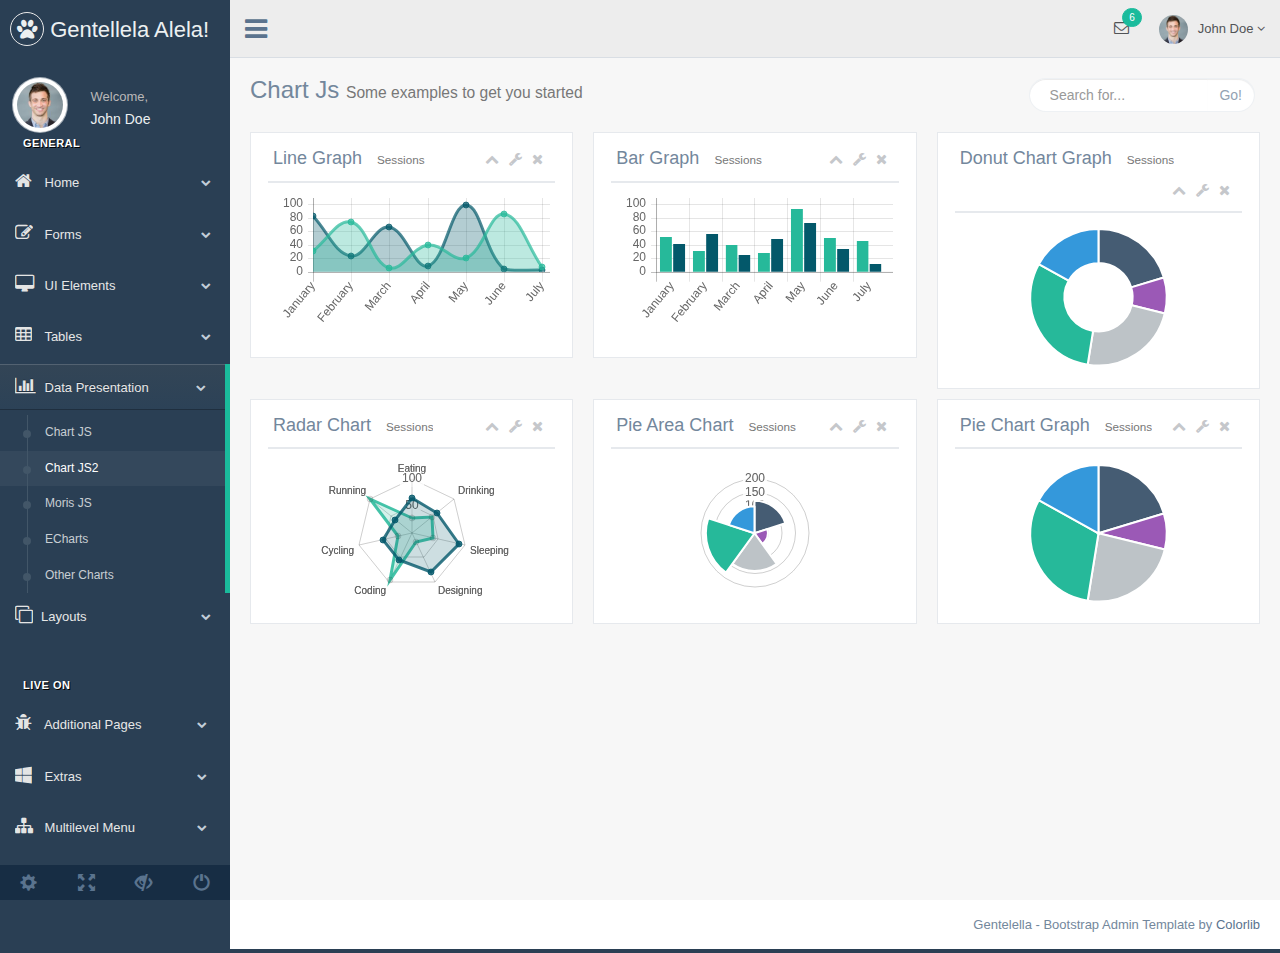
<file: backstage/html/chartjs2.html>
<!DOCTYPE html>
<html lang="en">
  <head>
    <meta http-equiv="Content-Type" content="text/html; charset=UTF-8">
    <!-- Meta, title, CSS, favicons, etc. -->
    <meta charset="utf-8">
    <meta http-equiv="X-UA-Compatible" content="IE=edge">
    <meta name="viewport" content="width=device-width, initial-scale=1">

    <title>Chart JS Graph Examples Part 2 | Gentellela Alela! by Colorlib</title>

    <!-- Bootstrap -->
    <link href="../vendors/bootstrap/dist/css/bootstrap.min.css" rel="stylesheet">
    <!-- Font Awesome -->
    <link href="../vendors/font-awesome/css/font-awesome.min.css" rel="stylesheet">
    <!-- NProgress -->
    <link href="../vendors/nprogress/nprogress.css" rel="stylesheet">

    <!-- Custom Theme Style -->
    <link href="../build/css/custom.min.css" rel="stylesheet">
  </head>

  <body class="nav-md">
    <div class="container body">
      <div class="main_container">
        <div class="col-md-3 left_col">
          <div class="left_col scroll-view">
            <div class="navbar nav_title" style="border: 0;">
              <a href="index.html" class="site_title"><i class="fa fa-paw"></i> <span>Gentellela Alela!</span></a>
            </div>

            <div class="clearfix"></div>

            <!-- menu profile quick info -->
            <div class="profile">
              <div class="profile_pic">
                <img src="images/img.jpg" alt="..." class="img-circle profile_img">
              </div>
              <div class="profile_info">
                <span>Welcome,</span>
                <h2>John Doe</h2>
              </div>
            </div>
            <!-- /menu profile quick info -->

            <br />

            <!-- sidebar menu -->
            <div id="sidebar-menu" class="main_menu_side hidden-print main_menu">
              <div class="menu_section">
                <h3>General</h3>
                <ul class="nav side-menu">
                  <li><a><i class="fa fa-home"></i> Home <span class="fa fa-chevron-down"></span></a>
                    <ul class="nav child_menu">
                      <li><a href="index.html">Dashboard</a></li>
                      <li><a href="index2.html">Dashboard2</a></li>
                      <li><a href="index3.html">Dashboard3</a></li>
                    </ul>
                  </li>
                  <li><a><i class="fa fa-edit"></i> Forms <span class="fa fa-chevron-down"></span></a>
                    <ul class="nav child_menu">
                      <li><a href="form.html">General Form</a></li>
                      <li><a href="form_advanced.html">Advanced Components</a></li>
                      <li><a href="form_validation.html">Form Validation</a></li>
                      <li><a href="form_wizards.html">Form Wizard</a></li>
                      <li><a href="form_upload.html">Form Upload</a></li>
                      <li><a href="form_buttons.html">Form Buttons</a></li>
                    </ul>
                  </li>
                  <li><a><i class="fa fa-desktop"></i> UI Elements <span class="fa fa-chevron-down"></span></a>
                    <ul class="nav child_menu">
                      <li><a href="general_elements.html">General Elements</a></li>
                      <li><a href="media_gallery.html">Media Gallery</a></li>
                      <li><a href="typography.html">Typography</a></li>
                      <li><a href="icons.html">Icons</a></li>
                      <li><a href="glyphicons.html">Glyphicons</a></li>
                      <li><a href="widgets.html">Widgets</a></li>
                      <li><a href="invoice.html">Invoice</a></li>
                      <li><a href="inbox.html">Inbox</a></li>
                      <li><a href="calendar.html">Calendar</a></li>
                    </ul>
                  </li>
                  <li><a><i class="fa fa-table"></i> Tables <span class="fa fa-chevron-down"></span></a>
                    <ul class="nav child_menu">
                      <li><a href="tables.html">Tables</a></li>
                      <li><a href="tables_dynamic.html">Table Dynamic</a></li>
                    </ul>
                  </li>
                  <li><a><i class="fa fa-bar-chart-o"></i> Data Presentation <span class="fa fa-chevron-down"></span></a>
                    <ul class="nav child_menu">
                      <li><a href="chartjs.html">Chart JS</a></li>
                      <li><a href="chartjs2.html">Chart JS2</a></li>
                      <li><a href="morisjs.html">Moris JS</a></li>
                      <li><a href="echarts.html">ECharts</a></li>
                      <li><a href="other_charts.html">Other Charts</a></li>
                    </ul>
                  </li>
                  <li><a><i class="fa fa-clone"></i>Layouts <span class="fa fa-chevron-down"></span></a>
                    <ul class="nav child_menu">
                      <li><a href="fixed_sidebar.html">Fixed Sidebar</a></li>
                      <li><a href="fixed_footer.html">Fixed Footer</a></li>
                    </ul>
                  </li>
                </ul>
              </div>
              <div class="menu_section">
                <h3>Live On</h3>
                <ul class="nav side-menu">
                  <li><a><i class="fa fa-bug"></i> Additional Pages <span class="fa fa-chevron-down"></span></a>
                    <ul class="nav child_menu">
                      <li><a href="e_commerce.html">E-commerce</a></li>
                      <li><a href="projects.html">Projects</a></li>
                      <li><a href="project_detail.html">Project Detail</a></li>
                      <li><a href="contacts.html">Contacts</a></li>
                      <li><a href="profile.html">Profile</a></li>
                    </ul>
                  </li>
                  <li><a><i class="fa fa-windows"></i> Extras <span class="fa fa-chevron-down"></span></a>
                    <ul class="nav child_menu">
                      <li><a href="page_403.html">403 Error</a></li>
                      <li><a href="page_404.html">404 Error</a></li>
                      <li><a href="page_500.html">500 Error</a></li>
                      <li><a href="plain_page.html">Plain Page</a></li>
                      <li><a href="login.html">Login Page</a></li>
                      <li><a href="pricing_tables.html">Pricing Tables</a></li>
                    </ul>
                  </li>
                  <li><a><i class="fa fa-sitemap"></i> Multilevel Menu <span class="fa fa-chevron-down"></span></a>
                    <ul class="nav child_menu">
                        <li><a href="#level1_1">Level One</a>
                        <li><a>Level One<span class="fa fa-chevron-down"></span></a>
                          <ul class="nav child_menu">
                            <li class="sub_menu"><a href="level2.html">Level Two</a>
                            </li>
                            <li><a href="#level2_1">Level Two</a>
                            </li>
                            <li><a href="#level2_2">Level Two</a>
                            </li>
                          </ul>
                        </li>
                        <li><a href="#level1_2">Level One</a>
                        </li>
                    </ul>
                  </li>                  
                  <li><a href="javascript:void(0)"><i class="fa fa-laptop"></i> Landing Page <span class="label label-success pull-right">Coming Soon</span></a></li>
                </ul>
              </div>

            </div>
            <!-- /sidebar menu -->

            <!-- /menu footer buttons -->
            <div class="sidebar-footer hidden-small">
              <a data-toggle="tooltip" data-placement="top" title="Settings">
                <span class="glyphicon glyphicon-cog" aria-hidden="true"></span>
              </a>
              <a data-toggle="tooltip" data-placement="top" title="FullScreen">
                <span class="glyphicon glyphicon-fullscreen" aria-hidden="true"></span>
              </a>
              <a data-toggle="tooltip" data-placement="top" title="Lock">
                <span class="glyphicon glyphicon-eye-close" aria-hidden="true"></span>
              </a>
              <a data-toggle="tooltip" data-placement="top" title="Logout">
                <span class="glyphicon glyphicon-off" aria-hidden="true"></span>
              </a>
            </div>
            <!-- /menu footer buttons -->
          </div>
        </div>

        <!-- top navigation -->
        <div class="top_nav">
          <div class="nav_menu">
            <nav>
              <div class="nav toggle">
                <a id="menu_toggle"><i class="fa fa-bars"></i></a>
              </div>

              <ul class="nav navbar-nav navbar-right">
                <li class="">
                  <a href="javascript:;" class="user-profile dropdown-toggle" data-toggle="dropdown" aria-expanded="false">
                    <img src="images/img.jpg" alt="">John Doe
                    <span class=" fa fa-angle-down"></span>
                  </a>
                  <ul class="dropdown-menu dropdown-usermenu pull-right">
                    <li><a href="javascript:;"> Profile</a></li>
                    <li>
                      <a href="javascript:;">
                        <span class="badge bg-red pull-right">50%</span>
                        <span>Settings</span>
                      </a>
                    </li>
                    <li><a href="javascript:;">Help</a></li>
                    <li><a href="login.html"><i class="fa fa-sign-out pull-right"></i> Log Out</a></li>
                  </ul>
                </li>

                <li role="presentation" class="dropdown">
                  <a href="javascript:;" class="dropdown-toggle info-number" data-toggle="dropdown" aria-expanded="false">
                    <i class="fa fa-envelope-o"></i>
                    <span class="badge bg-green">6</span>
                  </a>
                  <ul id="menu1" class="dropdown-menu list-unstyled msg_list" role="menu">
                    <li>
                      <a>
                        <span class="image"><img src="images/img.jpg" alt="Profile Image" /></span>
                        <span>
                          <span>John Smith</span>
                          <span class="time">3 mins ago</span>
                        </span>
                        <span class="message">
                          Film festivals used to be do-or-die moments for movie makers. They were where...
                        </span>
                      </a>
                    </li>
                    <li>
                      <a>
                        <span class="image"><img src="images/img.jpg" alt="Profile Image" /></span>
                        <span>
                          <span>John Smith</span>
                          <span class="time">3 mins ago</span>
                        </span>
                        <span class="message">
                          Film festivals used to be do-or-die moments for movie makers. They were where...
                        </span>
                      </a>
                    </li>
                    <li>
                      <a>
                        <span class="image"><img src="images/img.jpg" alt="Profile Image" /></span>
                        <span>
                          <span>John Smith</span>
                          <span class="time">3 mins ago</span>
                        </span>
                        <span class="message">
                          Film festivals used to be do-or-die moments for movie makers. They were where...
                        </span>
                      </a>
                    </li>
                    <li>
                      <a>
                        <span class="image"><img src="images/img.jpg" alt="Profile Image" /></span>
                        <span>
                          <span>John Smith</span>
                          <span class="time">3 mins ago</span>
                        </span>
                        <span class="message">
                          Film festivals used to be do-or-die moments for movie makers. They were where...
                        </span>
                      </a>
                    </li>
                    <li>
                      <div class="text-center">
                        <a>
                          <strong>See All Alerts</strong>
                          <i class="fa fa-angle-right"></i>
                        </a>
                      </div>
                    </li>
                  </ul>
                </li>
              </ul>
            </nav>
          </div>
        </div>
        <!-- /top navigation -->

        <!-- page content -->
        <div class="right_col" role="main">
          <div class="">
            <div class="page-title">
              <div class="title_left">
                <h3>Chart Js <small>Some examples to get you started</small></h3>
              </div>

              <div class="title_right">
                <div class="col-md-5 col-sm-5 col-xs-12 form-group pull-right top_search">
                  <div class="input-group">
                    <input type="text" class="form-control" placeholder="Search for...">
                    <span class="input-group-btn">
                      <button class="btn btn-default" type="button">Go!</button>
                    </span>
                  </div>
                </div>
              </div>
            </div>

            <div class="clearfix"></div>

            <div class="row">
              <div class="col-md-4 col-sm-6 col-xs-12">
                <div class="x_panel">
                  <div class="x_title">
                    <h2>Line Graph <small>Sessions</small></h2>
                    <ul class="nav navbar-right panel_toolbox">
                      <li><a class="collapse-link"><i class="fa fa-chevron-up"></i></a>
                      </li>
                      <li class="dropdown">
                        <a href="#" class="dropdown-toggle" data-toggle="dropdown" role="button" aria-expanded="false"><i class="fa fa-wrench"></i></a>
                        <ul class="dropdown-menu" role="menu">
                          <li><a href="#">Settings 1</a>
                          </li>
                          <li><a href="#">Settings 2</a>
                          </li>
                        </ul>
                      </li>
                      <li><a class="close-link"><i class="fa fa-close"></i></a>
                      </li>
                    </ul>
                    <div class="clearfix"></div>
                  </div>
                  <div class="x_content">
                    <canvas id="lineChart"></canvas>
                  </div>
                </div>
              </div>

              <div class="col-md-4 col-sm-6 col-xs-12">
                <div class="x_panel">
                  <div class="x_title">
                    <h2>Bar Graph <small>Sessions</small></h2>
                    <ul class="nav navbar-right panel_toolbox">
                      <li><a class="collapse-link"><i class="fa fa-chevron-up"></i></a>
                      </li>
                      <li class="dropdown">
                        <a href="#" class="dropdown-toggle" data-toggle="dropdown" role="button" aria-expanded="false"><i class="fa fa-wrench"></i></a>
                        <ul class="dropdown-menu" role="menu">
                          <li><a href="#">Settings 1</a>
                          </li>
                          <li><a href="#">Settings 2</a>
                          </li>
                        </ul>
                      </li>
                      <li><a class="close-link"><i class="fa fa-close"></i></a>
                      </li>
                    </ul>
                    <div class="clearfix"></div>
                  </div>
                  <div class="x_content">
                    <canvas id="mybarChart"></canvas>
                  </div>
                </div>
              </div>

              <div class="col-md-4 col-sm-6 col-xs-12">
                <div class="x_panel">
                  <div class="x_title">
                    <h2>Donut Chart Graph <small>Sessions</small></h2>
                    <ul class="nav navbar-right panel_toolbox">
                      <li><a class="collapse-link"><i class="fa fa-chevron-up"></i></a>
                      </li>
                      <li class="dropdown">
                        <a href="#" class="dropdown-toggle" data-toggle="dropdown" role="button" aria-expanded="false"><i class="fa fa-wrench"></i></a>
                        <ul class="dropdown-menu" role="menu">
                          <li><a href="#">Settings 1</a>
                          </li>
                          <li><a href="#">Settings 2</a>
                          </li>
                        </ul>
                      </li>
                      <li><a class="close-link"><i class="fa fa-close"></i></a>
                      </li>
                    </ul>
                    <div class="clearfix"></div>
                  </div>
                  <div class="x_content">
                    <canvas id="canvasDoughnut"></canvas>
                  </div>
                </div>
              </div>

              <div class="col-md-4 col-sm-6 col-xs-12">
                <div class="x_panel">
                  <div class="x_title">
                    <h2>Radar Chart <small>Sessions</small></h2>
                    <ul class="nav navbar-right panel_toolbox">
                      <li><a class="collapse-link"><i class="fa fa-chevron-up"></i></a>
                      </li>
                      <li class="dropdown">
                        <a href="#" class="dropdown-toggle" data-toggle="dropdown" role="button" aria-expanded="false"><i class="fa fa-wrench"></i></a>
                        <ul class="dropdown-menu" role="menu">
                          <li><a href="#">Settings 1</a>
                          </li>
                          <li><a href="#">Settings 2</a>
                          </li>
                        </ul>
                      </li>
                      <li><a class="close-link"><i class="fa fa-close"></i></a>
                      </li>
                    </ul>
                    <div class="clearfix"></div>
                  </div>
                  <div class="x_content">
                    <canvas id="canvasRadar"></canvas>
                  </div>
                </div>
              </div>

              <div class="col-md-4 col-sm-6 col-xs-12">
                <div class="x_panel">
                  <div class="x_title">
                    <h2>Pie Area Chart <small>Sessions</small></h2>
                    <ul class="nav navbar-right panel_toolbox">
                      <li><a class="collapse-link"><i class="fa fa-chevron-up"></i></a>
                      </li>
                      <li class="dropdown">
                        <a href="#" class="dropdown-toggle" data-toggle="dropdown" role="button" aria-expanded="false"><i class="fa fa-wrench"></i></a>
                        <ul class="dropdown-menu" role="menu">
                          <li><a href="#">Settings 1</a>
                          </li>
                          <li><a href="#">Settings 2</a>
                          </li>
                        </ul>
                      </li>
                      <li><a class="close-link"><i class="fa fa-close"></i></a>
                      </li>
                    </ul>
                    <div class="clearfix"></div>
                  </div>
                  <div class="x_content">
                    <canvas id="polarArea"></canvas>
                  </div>
                </div>
              </div>

              <div class="col-md-4 col-sm-6 col-xs-12">
                <div class="x_panel">
                  <div class="x_title">
                    <h2>Pie Chart Graph <small>Sessions</small></h2>
                    <ul class="nav navbar-right panel_toolbox">
                      <li><a class="collapse-link"><i class="fa fa-chevron-up"></i></a>
                      </li>
                      <li class="dropdown">
                        <a href="#" class="dropdown-toggle" data-toggle="dropdown" role="button" aria-expanded="false"><i class="fa fa-wrench"></i></a>
                        <ul class="dropdown-menu" role="menu">
                          <li><a href="#">Settings 1</a>
                          </li>
                          <li><a href="#">Settings 2</a>
                          </li>
                        </ul>
                      </li>
                      <li><a class="close-link"><i class="fa fa-close"></i></a>
                      </li>
                    </ul>
                    <div class="clearfix"></div>
                  </div>
                  <div class="x_content">
                    <canvas id="pieChart"></canvas>
                  </div>
                </div>
              </div>
            </div>
            <div class="clearfix"></div>
            <br />
          </div>
        </div>
        <!-- /page content -->

        <!-- footer content -->
        <footer>
          <div class="pull-right">
            Gentelella - Bootstrap Admin Template by <a href="https://colorlib.com">Colorlib</a>
          </div>
          <div class="clearfix"></div>
        </footer>
        <!-- /footer content -->
      </div>
    </div>

    <!-- jQuery -->
    <script src="../vendors/jquery/dist/jquery.min.js"></script>
    <!-- Bootstrap -->
    <script src="../vendors/bootstrap/dist/js/bootstrap.min.js"></script>
    <!-- FastClick -->
    <script src="../vendors/fastclick/lib/fastclick.js"></script>
    <!-- NProgress -->
    <script src="../vendors/nprogress/nprogress.js"></script>
    <!-- Chart.js -->
    <script src="../vendors/Chart.js/dist/Chart.min.js"></script>

    <!-- Custom Theme Scripts -->
    <script src="../build/js/custom.min.js"></script>

    <!-- Chart.js -->
    <script>
      Chart.defaults.global.legend = {
        enabled: false
      };

      // Line chart
      var ctx = document.getElementById("lineChart");
      var lineChart = new Chart(ctx, {
        type: 'line',
        data: {
          labels: ["January", "February", "March", "April", "May", "June", "July"],
          datasets: [{
            label: "My First dataset",
            backgroundColor: "rgba(38, 185, 154, 0.31)",
            borderColor: "rgba(38, 185, 154, 0.7)",
            pointBorderColor: "rgba(38, 185, 154, 0.7)",
            pointBackgroundColor: "rgba(38, 185, 154, 0.7)",
            pointHoverBackgroundColor: "#fff",
            pointHoverBorderColor: "rgba(220,220,220,1)",
            pointBorderWidth: 1,
            data: [31, 74, 6, 39, 20, 85, 7]
          }, {
            label: "My Second dataset",
            backgroundColor: "rgba(3, 88, 106, 0.3)",
            borderColor: "rgba(3, 88, 106, 0.70)",
            pointBorderColor: "rgba(3, 88, 106, 0.70)",
            pointBackgroundColor: "rgba(3, 88, 106, 0.70)",
            pointHoverBackgroundColor: "#fff",
            pointHoverBorderColor: "rgba(151,187,205,1)",
            pointBorderWidth: 1,
            data: [82, 23, 66, 9, 99, 4, 2]
          }]
        },
      });

      // Bar chart
      var ctx = document.getElementById("mybarChart");
      var mybarChart = new Chart(ctx, {
        type: 'bar',
        data: {
          labels: ["January", "February", "March", "April", "May", "June", "July"],
          datasets: [{
            label: '# of Votes',
            backgroundColor: "#26B99A",
            data: [51, 30, 40, 28, 92, 50, 45]
          }, {
            label: '# of Votes',
            backgroundColor: "#03586A",
            data: [41, 56, 25, 48, 72, 34, 12]
          }]
        },

        options: {
          scales: {
            yAxes: [{
              ticks: {
                beginAtZero: true
              }
            }]
          }
        }
      });

      // Doughnut chart
      var ctx = document.getElementById("canvasDoughnut");
      var data = {
        labels: [
          "Dark Grey",
          "Purple Color",
          "Gray Color",
          "Green Color",
          "Blue Color"
        ],
        datasets: [{
          data: [120, 50, 140, 180, 100],
          backgroundColor: [
            "#455C73",
            "#9B59B6",
            "#BDC3C7",
            "#26B99A",
            "#3498DB"
          ],
          hoverBackgroundColor: [
            "#34495E",
            "#B370CF",
            "#CFD4D8",
            "#36CAAB",
            "#49A9EA"
          ]

        }]
      };

      var canvasDoughnut = new Chart(ctx, {
        type: 'doughnut',
        tooltipFillColor: "rgba(51, 51, 51, 0.55)",
        data: data
      });

      // Radar chart
      var ctx = document.getElementById("canvasRadar");
      var data = {
        labels: ["Eating", "Drinking", "Sleeping", "Designing", "Coding", "Cycling", "Running"],
        datasets: [{
          label: "My First dataset",
          backgroundColor: "rgba(3, 88, 106, 0.2)",
          borderColor: "rgba(3, 88, 106, 0.80)",
          pointBorderColor: "rgba(3, 88, 106, 0.80)",
          pointBackgroundColor: "rgba(3, 88, 106, 0.80)",
          pointHoverBackgroundColor: "#fff",
          pointHoverBorderColor: "rgba(220,220,220,1)",
          data: [65, 59, 90, 81, 56, 55, 40]
        }, {
          label: "My Second dataset",
          backgroundColor: "rgba(38, 185, 154, 0.2)",
          borderColor: "rgba(38, 185, 154, 0.85)",
          pointColor: "rgba(38, 185, 154, 0.85)",
          pointStrokeColor: "#fff",
          pointHighlightFill: "#fff",
          pointHighlightStroke: "rgba(151,187,205,1)",
          data: [28, 48, 40, 19, 96, 27, 100]
        }]
      };

      var canvasRadar = new Chart(ctx, {
        type: 'radar',
        data: data,
      });

      // Pie chart
      var ctx = document.getElementById("pieChart");
      var data = {
        datasets: [{
          data: [120, 50, 140, 180, 100],
          backgroundColor: [
            "#455C73",
            "#9B59B6",
            "#BDC3C7",
            "#26B99A",
            "#3498DB"
          ],
          label: 'My dataset' // for legend
        }],
        labels: [
          "Dark Gray",
          "Purple",
          "Gray",
          "Green",
          "Blue"
        ]
      };

      var pieChart = new Chart(ctx, {
        data: data,
        type: 'pie',
        otpions: {
          legend: false
        }
      });

      // PolarArea chart
      var ctx = document.getElementById("polarArea");
      var data = {
        datasets: [{
          data: [120, 50, 140, 180, 100],
          backgroundColor: [
            "#455C73",
            "#9B59B6",
            "#BDC3C7",
            "#26B99A",
            "#3498DB"
          ],
          label: 'My dataset' // for legend
        }],
        labels: [
          "Dark Gray",
          "Purple",
          "Gray",
          "Green",
          "Blue"
        ]
      };

      var polarArea = new Chart(ctx, {
        data: data,
        type: 'polarArea',
        options: {
          scale: {
            ticks: {
              beginAtZero: true
            }
          }
        }
      });
    </script>
    <!-- /Chart.js -->
  </body>
</html>
</file>
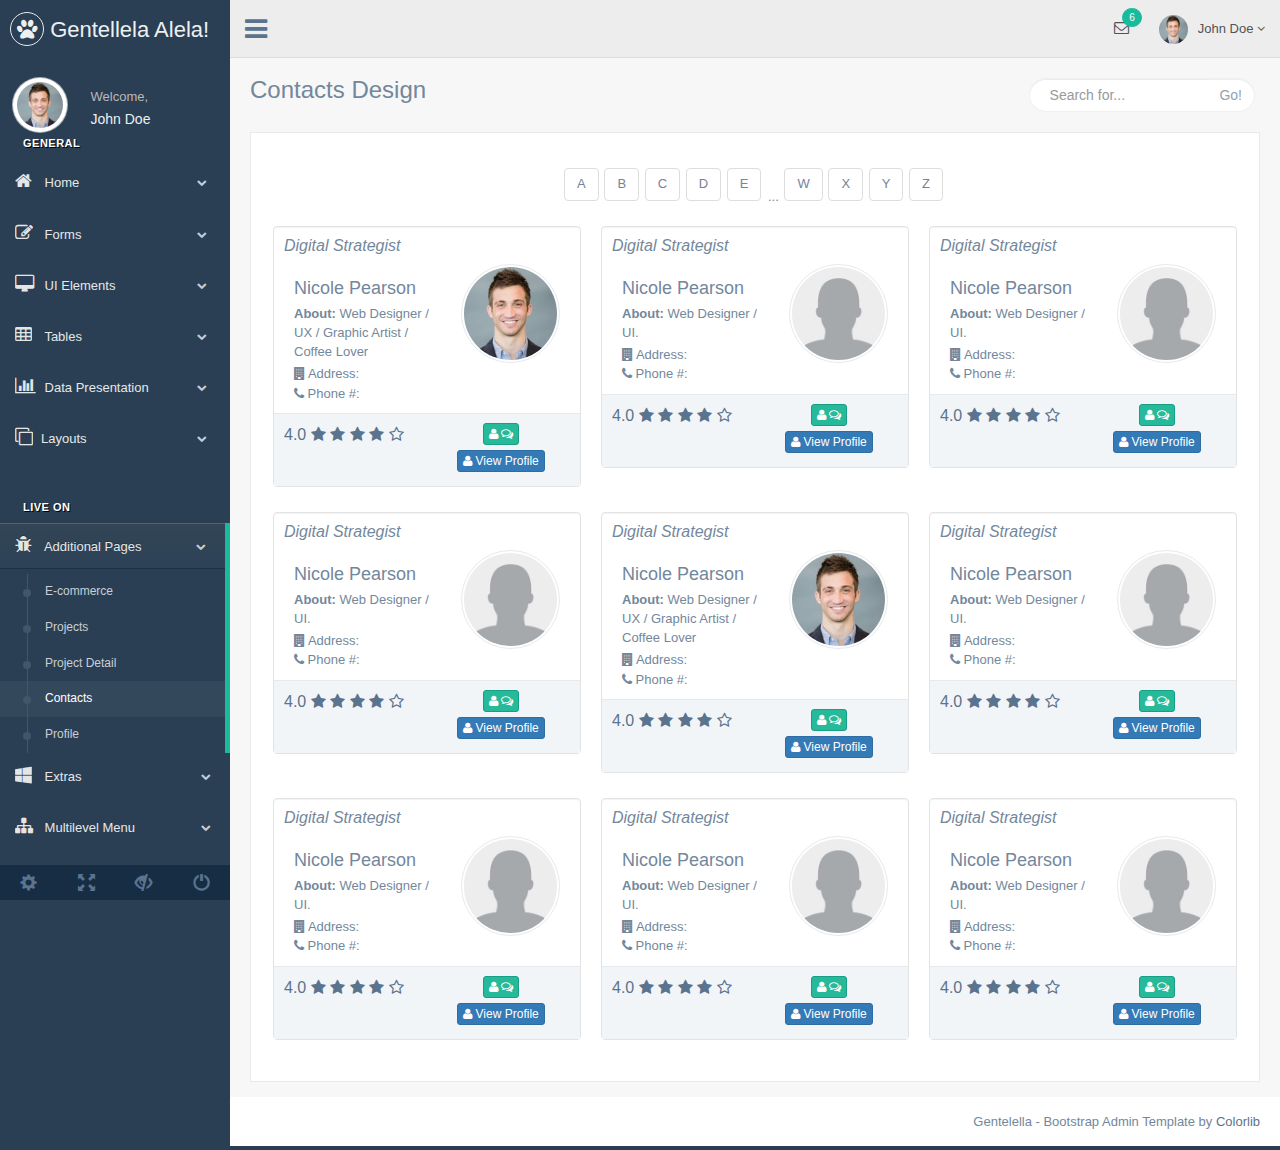
<file: backstage/html/contacts.html>
<!DOCTYPE html>
<html lang="en">
  <head>
    <meta http-equiv="Content-Type" content="text/html; charset=UTF-8">
    <!-- Meta, title, CSS, favicons, etc. -->
    <meta charset="utf-8">
    <meta http-equiv="X-UA-Compatible" content="IE=edge">
    <meta name="viewport" content="width=device-width, initial-scale=1">

    <title>Contact Form | Gentellela Alela! by Colorlib</title>

    <!-- Bootstrap -->
    <link href="../vendors/bootstrap/dist/css/bootstrap.min.css" rel="stylesheet">
    <!-- Font Awesome -->
    <link href="../vendors/font-awesome/css/font-awesome.min.css" rel="stylesheet">
    <!-- NProgress -->
    <link href="../vendors/nprogress/nprogress.css" rel="stylesheet">

    <!-- Custom Theme Style -->
    <link href="../build/css/custom.min.css" rel="stylesheet">
  </head>

  <body class="nav-md">
    <div class="container body">
      <div class="main_container">
        <div class="col-md-3 left_col">
          <div class="left_col scroll-view">
            <div class="navbar nav_title" style="border: 0;">
              <a href="index.html" class="site_title"><i class="fa fa-paw"></i> <span>Gentellela Alela!</span></a>
            </div>

            <div class="clearfix"></div>

            <!-- menu profile quick info -->
            <div class="profile">
              <div class="profile_pic">
                <img src="images/img.jpg" alt="..." class="img-circle profile_img">
              </div>
              <div class="profile_info">
                <span>Welcome,</span>
                <h2>John Doe</h2>
              </div>
            </div>
            <!-- /menu profile quick info -->

            <br />

            <!-- sidebar menu -->
            <div id="sidebar-menu" class="main_menu_side hidden-print main_menu">
              <div class="menu_section">
                <h3>General</h3>
                <ul class="nav side-menu">
                  <li><a><i class="fa fa-home"></i> Home <span class="fa fa-chevron-down"></span></a>
                    <ul class="nav child_menu">
                      <li><a href="index.html">Dashboard</a></li>
                      <li><a href="index2.html">Dashboard2</a></li>
                      <li><a href="index3.html">Dashboard3</a></li>
                    </ul>
                  </li>
                  <li><a><i class="fa fa-edit"></i> Forms <span class="fa fa-chevron-down"></span></a>
                    <ul class="nav child_menu">
                      <li><a href="form.html">General Form</a></li>
                      <li><a href="form_advanced.html">Advanced Components</a></li>
                      <li><a href="form_validation.html">Form Validation</a></li>
                      <li><a href="form_wizards.html">Form Wizard</a></li>
                      <li><a href="form_upload.html">Form Upload</a></li>
                      <li><a href="form_buttons.html">Form Buttons</a></li>
                    </ul>
                  </li>
                  <li><a><i class="fa fa-desktop"></i> UI Elements <span class="fa fa-chevron-down"></span></a>
                    <ul class="nav child_menu">
                      <li><a href="general_elements.html">General Elements</a></li>
                      <li><a href="media_gallery.html">Media Gallery</a></li>
                      <li><a href="typography.html">Typography</a></li>
                      <li><a href="icons.html">Icons</a></li>
                      <li><a href="glyphicons.html">Glyphicons</a></li>
                      <li><a href="widgets.html">Widgets</a></li>
                      <li><a href="invoice.html">Invoice</a></li>
                      <li><a href="inbox.html">Inbox</a></li>
                      <li><a href="calendar.html">Calendar</a></li>
                    </ul>
                  </li>
                  <li><a><i class="fa fa-table"></i> Tables <span class="fa fa-chevron-down"></span></a>
                    <ul class="nav child_menu">
                      <li><a href="tables.html">Tables</a></li>
                      <li><a href="tables_dynamic.html">Table Dynamic</a></li>
                    </ul>
                  </li>
                  <li><a><i class="fa fa-bar-chart-o"></i> Data Presentation <span class="fa fa-chevron-down"></span></a>
                    <ul class="nav child_menu">
                      <li><a href="chartjs.html">Chart JS</a></li>
                      <li><a href="chartjs2.html">Chart JS2</a></li>
                      <li><a href="morisjs.html">Moris JS</a></li>
                      <li><a href="echarts.html">ECharts</a></li>
                      <li><a href="other_charts.html">Other Charts</a></li>
                    </ul>
                  </li>
                  <li><a><i class="fa fa-clone"></i>Layouts <span class="fa fa-chevron-down"></span></a>
                    <ul class="nav child_menu">
                      <li><a href="fixed_sidebar.html">Fixed Sidebar</a></li>
                      <li><a href="fixed_footer.html">Fixed Footer</a></li>
                    </ul>
                  </li>
                </ul>
              </div>
              <div class="menu_section">
                <h3>Live On</h3>
                <ul class="nav side-menu">
                  <li><a><i class="fa fa-bug"></i> Additional Pages <span class="fa fa-chevron-down"></span></a>
                    <ul class="nav child_menu">
                      <li><a href="e_commerce.html">E-commerce</a></li>
                      <li><a href="projects.html">Projects</a></li>
                      <li><a href="project_detail.html">Project Detail</a></li>
                      <li><a href="contacts.html">Contacts</a></li>
                      <li><a href="profile.html">Profile</a></li>
                    </ul>
                  </li>
                  <li><a><i class="fa fa-windows"></i> Extras <span class="fa fa-chevron-down"></span></a>
                    <ul class="nav child_menu">
                      <li><a href="page_403.html">403 Error</a></li>
                      <li><a href="page_404.html">404 Error</a></li>
                      <li><a href="page_500.html">500 Error</a></li>
                      <li><a href="plain_page.html">Plain Page</a></li>
                      <li><a href="login.html">Login Page</a></li>
                      <li><a href="pricing_tables.html">Pricing Tables</a></li>
                    </ul>
                  </li>
                  <li><a><i class="fa fa-sitemap"></i> Multilevel Menu <span class="fa fa-chevron-down"></span></a>
                    <ul class="nav child_menu">
                        <li><a href="#level1_1">Level One</a>
                        <li><a>Level One<span class="fa fa-chevron-down"></span></a>
                          <ul class="nav child_menu">
                            <li class="sub_menu"><a href="level2.html">Level Two</a>
                            </li>
                            <li><a href="#level2_1">Level Two</a>
                            </li>
                            <li><a href="#level2_2">Level Two</a>
                            </li>
                          </ul>
                        </li>
                        <li><a href="#level1_2">Level One</a>
                        </li>
                    </ul>
                  </li>                  
                  <li><a href="javascript:void(0)"><i class="fa fa-laptop"></i> Landing Page <span class="label label-success pull-right">Coming Soon</span></a></li>
                </ul>
              </div>

            </div>
            <!-- /sidebar menu -->

            <!-- /menu footer buttons -->
            <div class="sidebar-footer hidden-small">
              <a data-toggle="tooltip" data-placement="top" title="Settings">
                <span class="glyphicon glyphicon-cog" aria-hidden="true"></span>
              </a>
              <a data-toggle="tooltip" data-placement="top" title="FullScreen">
                <span class="glyphicon glyphicon-fullscreen" aria-hidden="true"></span>
              </a>
              <a data-toggle="tooltip" data-placement="top" title="Lock">
                <span class="glyphicon glyphicon-eye-close" aria-hidden="true"></span>
              </a>
              <a data-toggle="tooltip" data-placement="top" title="Logout">
                <span class="glyphicon glyphicon-off" aria-hidden="true"></span>
              </a>
            </div>
            <!-- /menu footer buttons -->
          </div>
        </div>

        <!-- top navigation -->
        <div class="top_nav">
          <div class="nav_menu">
            <nav>
              <div class="nav toggle">
                <a id="menu_toggle"><i class="fa fa-bars"></i></a>
              </div>

              <ul class="nav navbar-nav navbar-right">
                <li class="">
                  <a href="javascript:;" class="user-profile dropdown-toggle" data-toggle="dropdown" aria-expanded="false">
                    <img src="images/img.jpg" alt="">John Doe
                    <span class=" fa fa-angle-down"></span>
                  </a>
                  <ul class="dropdown-menu dropdown-usermenu pull-right">
                    <li><a href="javascript:;"> Profile</a></li>
                    <li>
                      <a href="javascript:;">
                        <span class="badge bg-red pull-right">50%</span>
                        <span>Settings</span>
                      </a>
                    </li>
                    <li><a href="javascript:;">Help</a></li>
                    <li><a href="login.html"><i class="fa fa-sign-out pull-right"></i> Log Out</a></li>
                  </ul>
                </li>

                <li role="presentation" class="dropdown">
                  <a href="javascript:;" class="dropdown-toggle info-number" data-toggle="dropdown" aria-expanded="false">
                    <i class="fa fa-envelope-o"></i>
                    <span class="badge bg-green">6</span>
                  </a>
                  <ul id="menu1" class="dropdown-menu list-unstyled msg_list" role="menu">
                    <li>
                      <a>
                        <span class="image"><img src="images/img.jpg" alt="Profile Image" /></span>
                        <span>
                          <span>John Smith</span>
                          <span class="time">3 mins ago</span>
                        </span>
                        <span class="message">
                          Film festivals used to be do-or-die moments for movie makers. They were where...
                        </span>
                      </a>
                    </li>
                    <li>
                      <a>
                        <span class="image"><img src="images/img.jpg" alt="Profile Image" /></span>
                        <span>
                          <span>John Smith</span>
                          <span class="time">3 mins ago</span>
                        </span>
                        <span class="message">
                          Film festivals used to be do-or-die moments for movie makers. They were where...
                        </span>
                      </a>
                    </li>
                    <li>
                      <a>
                        <span class="image"><img src="images/img.jpg" alt="Profile Image" /></span>
                        <span>
                          <span>John Smith</span>
                          <span class="time">3 mins ago</span>
                        </span>
                        <span class="message">
                          Film festivals used to be do-or-die moments for movie makers. They were where...
                        </span>
                      </a>
                    </li>
                    <li>
                      <a>
                        <span class="image"><img src="images/img.jpg" alt="Profile Image" /></span>
                        <span>
                          <span>John Smith</span>
                          <span class="time">3 mins ago</span>
                        </span>
                        <span class="message">
                          Film festivals used to be do-or-die moments for movie makers. They were where...
                        </span>
                      </a>
                    </li>
                    <li>
                      <div class="text-center">
                        <a>
                          <strong>See All Alerts</strong>
                          <i class="fa fa-angle-right"></i>
                        </a>
                      </div>
                    </li>
                  </ul>
                </li>
              </ul>
            </nav>
          </div>
        </div>
        <!-- /top navigation -->

        <!-- page content -->
        <div class="right_col" role="main">
          <div class="">
            <div class="page-title">
              <div class="title_left">
                <h3>Contacts Design</h3>
              </div>

              <div class="title_right">
                <div class="col-md-5 col-sm-5 col-xs-12 form-group pull-right top_search">
                  <div class="input-group">
                    <input type="text" class="form-control" placeholder="Search for...">
                    <span class="input-group-btn">
                      <button class="btn btn-default" type="button">Go!</button>
                    </span>
                  </div>
                </div>
              </div>
            </div>

            <div class="clearfix"></div>

            <div class="row">
              <div class="col-md-12">
                <div class="x_panel">
                  <div class="x_content">
                    <div class="row">
                      <div class="col-md-12 col-sm-12 col-xs-12 text-center">
                        <ul class="pagination pagination-split">
                          <li><a href="#">A</a></li>
                          <li><a href="#">B</a></li>
                          <li><a href="#">C</a></li>
                          <li><a href="#">D</a></li>
                          <li><a href="#">E</a></li>
                          <li>...</li>
                          <li><a href="#">W</a></li>
                          <li><a href="#">X</a></li>
                          <li><a href="#">Y</a></li>
                          <li><a href="#">Z</a></li>
                        </ul>
                      </div>

                      <div class="clearfix"></div>

                      <div class="col-md-4 col-sm-4 col-xs-12 profile_details">
                        <div class="well profile_view">
                          <div class="col-sm-12">
                            <h4 class="brief"><i>Digital Strategist</i></h4>
                            <div class="left col-xs-7">
                              <h2>Nicole Pearson</h2>
                              <p><strong>About: </strong> Web Designer / UX / Graphic Artist / Coffee Lover </p>
                              <ul class="list-unstyled">
                                <li><i class="fa fa-building"></i> Address: </li>
                                <li><i class="fa fa-phone"></i> Phone #: </li>
                              </ul>
                            </div>
                            <div class="right col-xs-5 text-center">
                              <img src="images/img.jpg" alt="" class="img-circle img-responsive">
                            </div>
                          </div>
                          <div class="col-xs-12 bottom text-center">
                            <div class="col-xs-12 col-sm-6 emphasis">
                              <p class="ratings">
                                <a>4.0</a>
                                <a href="#"><span class="fa fa-star"></span></a>
                                <a href="#"><span class="fa fa-star"></span></a>
                                <a href="#"><span class="fa fa-star"></span></a>
                                <a href="#"><span class="fa fa-star"></span></a>
                                <a href="#"><span class="fa fa-star-o"></span></a>
                              </p>
                            </div>
                            <div class="col-xs-12 col-sm-6 emphasis">
                              <button type="button" class="btn btn-success btn-xs"> <i class="fa fa-user">
                                </i> <i class="fa fa-comments-o"></i> </button>
                              <button type="button" class="btn btn-primary btn-xs">
                                <i class="fa fa-user"> </i> View Profile
                              </button>
                            </div>
                          </div>
                        </div>
                      </div>

                      <div class="col-md-4 col-sm-4 col-xs-12 profile_details">
                        <div class="well profile_view">
                          <div class="col-sm-12">
                            <h4 class="brief"><i>Digital Strategist</i></h4>
                            <div class="left col-xs-7">
                              <h2>Nicole Pearson</h2>
                              <p><strong>About: </strong> Web Designer / UI. </p>
                              <ul class="list-unstyled">
                                <li><i class="fa fa-building"></i> Address: </li>
                                <li><i class="fa fa-phone"></i> Phone #: </li>
                              </ul>
                            </div>
                            <div class="right col-xs-5 text-center">
                              <img src="images/user.png" alt="" class="img-circle img-responsive">
                            </div>
                          </div>
                          <div class="col-xs-12 bottom text-center">
                            <div class="col-xs-12 col-sm-6 emphasis">
                              <p class="ratings">
                                <a>4.0</a>
                                <a href="#"><span class="fa fa-star"></span></a>
                                <a href="#"><span class="fa fa-star"></span></a>
                                <a href="#"><span class="fa fa-star"></span></a>
                                <a href="#"><span class="fa fa-star"></span></a>
                                <a href="#"><span class="fa fa-star-o"></span></a>
                              </p>
                            </div>
                            <div class="col-xs-12 col-sm-6 emphasis">
                              <button type="button" class="btn btn-success btn-xs"> <i class="fa fa-user">
                                </i> <i class="fa fa-comments-o"></i> </button>
                              <button type="button" class="btn btn-primary btn-xs">
                                <i class="fa fa-user"> </i> View Profile
                              </button>
                            </div>
                          </div>
                        </div>
                      </div>

                      <div class="col-md-4 col-sm-4 col-xs-12 profile_details">
                        <div class="well profile_view">
                          <div class="col-sm-12">
                            <h4 class="brief"><i>Digital Strategist</i></h4>
                            <div class="left col-xs-7">
                              <h2>Nicole Pearson</h2>
                              <p><strong>About: </strong> Web Designer / UI. </p>
                              <ul class="list-unstyled">
                                <li><i class="fa fa-building"></i> Address: </li>
                                <li><i class="fa fa-phone"></i> Phone #: </li>
                              </ul>
                            </div>
                            <div class="right col-xs-5 text-center">
                              <img src="images/user.png" alt="" class="img-circle img-responsive">
                            </div>
                          </div>
                          <div class="col-xs-12 bottom text-center">
                            <div class="col-xs-12 col-sm-6 emphasis">
                              <p class="ratings">
                                <a>4.0</a>
                                <a href="#"><span class="fa fa-star"></span></a>
                                <a href="#"><span class="fa fa-star"></span></a>
                                <a href="#"><span class="fa fa-star"></span></a>
                                <a href="#"><span class="fa fa-star"></span></a>
                                <a href="#"><span class="fa fa-star-o"></span></a>
                              </p>
                            </div>
                            <div class="col-xs-12 col-sm-6 emphasis">
                              <button type="button" class="btn btn-success btn-xs"> <i class="fa fa-user">
                                </i> <i class="fa fa-comments-o"></i> </button>
                              <button type="button" class="btn btn-primary btn-xs">
                                <i class="fa fa-user"> </i> View Profile
                              </button>
                            </div>
                          </div>
                        </div>
                      </div>

                      <div class="col-md-4 col-sm-4 col-xs-12 profile_details">
                        <div class="well profile_view">
                          <div class="col-sm-12">
                            <h4 class="brief"><i>Digital Strategist</i></h4>
                            <div class="left col-xs-7">
                              <h2>Nicole Pearson</h2>
                              <p><strong>About: </strong> Web Designer / UI. </p>
                              <ul class="list-unstyled">
                                <li><i class="fa fa-building"></i> Address: </li>
                                <li><i class="fa fa-phone"></i> Phone #: </li>
                              </ul>
                            </div>
                            <div class="right col-xs-5 text-center">
                              <img src="images/user.png" alt="" class="img-circle img-responsive">
                            </div>
                          </div>
                          <div class="col-xs-12 bottom text-center">
                            <div class="col-xs-12 col-sm-6 emphasis">
                              <p class="ratings">
                                <a>4.0</a>
                                <a href="#"><span class="fa fa-star"></span></a>
                                <a href="#"><span class="fa fa-star"></span></a>
                                <a href="#"><span class="fa fa-star"></span></a>
                                <a href="#"><span class="fa fa-star"></span></a>
                                <a href="#"><span class="fa fa-star-o"></span></a>
                              </p>
                            </div>
                            <div class="col-xs-12 col-sm-6 emphasis">
                              <button type="button" class="btn btn-success btn-xs"> <i class="fa fa-user">
                                </i> <i class="fa fa-comments-o"></i> </button>
                              <button type="button" class="btn btn-primary btn-xs">
                                <i class="fa fa-user"> </i> View Profile
                              </button>
                            </div>
                          </div>
                        </div>
                      </div>
                      
                      <div class="col-md-4 col-sm-4 col-xs-12 profile_details">
                        <div class="well profile_view">
                          <div class="col-sm-12">
                            <h4 class="brief"><i>Digital Strategist</i></h4>
                            <div class="left col-xs-7">
                              <h2>Nicole Pearson</h2>
                              <p><strong>About: </strong> Web Designer / UX / Graphic Artist / Coffee Lover </p>
                              <ul class="list-unstyled">
                                <li><i class="fa fa-building"></i> Address: </li>
                                <li><i class="fa fa-phone"></i> Phone #: </li>
                              </ul>
                            </div>
                            <div class="right col-xs-5 text-center">
                              <img src="images/img.jpg" alt="" class="img-circle img-responsive">
                            </div>
                          </div>
                          <div class="col-xs-12 bottom text-center">
                            <div class="col-xs-12 col-sm-6 emphasis">
                              <p class="ratings">
                                <a>4.0</a>
                                <a href="#"><span class="fa fa-star"></span></a>
                                <a href="#"><span class="fa fa-star"></span></a>
                                <a href="#"><span class="fa fa-star"></span></a>
                                <a href="#"><span class="fa fa-star"></span></a>
                                <a href="#"><span class="fa fa-star-o"></span></a>
                              </p>
                            </div>
                            <div class="col-xs-12 col-sm-6 emphasis">
                              <button type="button" class="btn btn-success btn-xs"> <i class="fa fa-user">
                                </i> <i class="fa fa-comments-o"></i> </button>
                              <button type="button" class="btn btn-primary btn-xs">
                                <i class="fa fa-user"> </i> View Profile
                              </button>
                            </div>
                          </div>
                        </div>
                      </div>

                      <div class="col-md-4 col-sm-4 col-xs-12 profile_details">
                        <div class="well profile_view">
                          <div class="col-sm-12">
                            <h4 class="brief"><i>Digital Strategist</i></h4>
                            <div class="left col-xs-7">
                              <h2>Nicole Pearson</h2>
                              <p><strong>About: </strong> Web Designer / UI. </p>
                              <ul class="list-unstyled">
                                <li><i class="fa fa-building"></i> Address: </li>
                                <li><i class="fa fa-phone"></i> Phone #: </li>
                              </ul>
                            </div>
                            <div class="right col-xs-5 text-center">
                              <img src="images/user.png" alt="" class="img-circle img-responsive">
                            </div>
                          </div>
                          <div class="col-xs-12 bottom text-center">
                            <div class="col-xs-12 col-sm-6 emphasis">
                              <p class="ratings">
                                <a>4.0</a>
                                <a href="#"><span class="fa fa-star"></span></a>
                                <a href="#"><span class="fa fa-star"></span></a>
                                <a href="#"><span class="fa fa-star"></span></a>
                                <a href="#"><span class="fa fa-star"></span></a>
                                <a href="#"><span class="fa fa-star-o"></span></a>
                              </p>
                            </div>
                            <div class="col-xs-12 col-sm-6 emphasis">
                              <button type="button" class="btn btn-success btn-xs"> <i class="fa fa-user">
                                </i> <i class="fa fa-comments-o"></i> </button>
                              <button type="button" class="btn btn-primary btn-xs">
                                <i class="fa fa-user"> </i> View Profile
                              </button>
                            </div>
                          </div>
                        </div>
                      </div>

                      <div class="col-md-4 col-sm-4 col-xs-12 profile_details">
                        <div class="well profile_view">
                          <div class="col-sm-12">
                            <h4 class="brief"><i>Digital Strategist</i></h4>
                            <div class="left col-xs-7">
                              <h2>Nicole Pearson</h2>
                              <p><strong>About: </strong> Web Designer / UI. </p>
                              <ul class="list-unstyled">
                                <li><i class="fa fa-building"></i> Address: </li>
                                <li><i class="fa fa-phone"></i> Phone #: </li>
                              </ul>
                            </div>
                            <div class="right col-xs-5 text-center">
                              <img src="images/user.png" alt="" class="img-circle img-responsive">
                            </div>
                          </div>
                          <div class="col-xs-12 bottom text-center">
                            <div class="col-xs-12 col-sm-6 emphasis">
                              <p class="ratings">
                                <a>4.0</a>
                                <a href="#"><span class="fa fa-star"></span></a>
                                <a href="#"><span class="fa fa-star"></span></a>
                                <a href="#"><span class="fa fa-star"></span></a>
                                <a href="#"><span class="fa fa-star"></span></a>
                                <a href="#"><span class="fa fa-star-o"></span></a>
                              </p>
                            </div>
                            <div class="col-xs-12 col-sm-6 emphasis">
                              <button type="button" class="btn btn-success btn-xs"> <i class="fa fa-user">
                                </i> <i class="fa fa-comments-o"></i> </button>
                              <button type="button" class="btn btn-primary btn-xs">
                                <i class="fa fa-user"> </i> View Profile
                              </button>
                            </div>
                          </div>
                        </div>
                      </div>

                      <div class="col-md-4 col-sm-4 col-xs-12 profile_details">
                        <div class="well profile_view">
                          <div class="col-sm-12">
                            <h4 class="brief"><i>Digital Strategist</i></h4>
                            <div class="left col-xs-7">
                              <h2>Nicole Pearson</h2>
                              <p><strong>About: </strong> Web Designer / UI. </p>
                              <ul class="list-unstyled">
                                <li><i class="fa fa-building"></i> Address: </li>
                                <li><i class="fa fa-phone"></i> Phone #: </li>
                              </ul>
                            </div>
                            <div class="right col-xs-5 text-center">
                              <img src="images/user.png" alt="" class="img-circle img-responsive">
                            </div>
                          </div>
                          <div class="col-xs-12 bottom text-center">
                            <div class="col-xs-12 col-sm-6 emphasis">
                              <p class="ratings">
                                <a>4.0</a>
                                <a href="#"><span class="fa fa-star"></span></a>
                                <a href="#"><span class="fa fa-star"></span></a>
                                <a href="#"><span class="fa fa-star"></span></a>
                                <a href="#"><span class="fa fa-star"></span></a>
                                <a href="#"><span class="fa fa-star-o"></span></a>
                              </p>
                            </div>
                            <div class="col-xs-12 col-sm-6 emphasis">
                              <button type="button" class="btn btn-success btn-xs"> <i class="fa fa-user">
                                </i> <i class="fa fa-comments-o"></i> </button>
                              <button type="button" class="btn btn-primary btn-xs">
                                <i class="fa fa-user"> </i> View Profile
                              </button>
                            </div>
                          </div>
                        </div>
                      </div>

                      <div class="col-md-4 col-sm-4 col-xs-12 profile_details">
                        <div class="well profile_view">
                          <div class="col-sm-12">
                            <h4 class="brief"><i>Digital Strategist</i></h4>
                            <div class="left col-xs-7">
                              <h2>Nicole Pearson</h2>
                              <p><strong>About: </strong> Web Designer / UI. </p>
                              <ul class="list-unstyled">
                                <li><i class="fa fa-building"></i> Address: </li>
                                <li><i class="fa fa-phone"></i> Phone #: </li>
                              </ul>
                            </div>
                            <div class="right col-xs-5 text-center">
                              <img src="images/user.png" alt="" class="img-circle img-responsive">
                            </div>
                          </div>
                          <div class="col-xs-12 bottom text-center">
                            <div class="col-xs-12 col-sm-6 emphasis">
                              <p class="ratings">
                                <a>4.0</a>
                                <a href="#"><span class="fa fa-star"></span></a>
                                <a href="#"><span class="fa fa-star"></span></a>
                                <a href="#"><span class="fa fa-star"></span></a>
                                <a href="#"><span class="fa fa-star"></span></a>
                                <a href="#"><span class="fa fa-star-o"></span></a>
                              </p>
                            </div>
                            <div class="col-xs-12 col-sm-6 emphasis">
                              <button type="button" class="btn btn-success btn-xs"> <i class="fa fa-user">
                                </i> <i class="fa fa-comments-o"></i> </button>
                              <button type="button" class="btn btn-primary btn-xs">
                                <i class="fa fa-user"> </i> View Profile
                              </button>
                            </div>
                          </div>
                        </div>
                      </div>
                    </div>
                  </div>
                </div>
              </div>
            </div>
          </div>
        </div>
        <!-- /page content -->

        <!-- footer content -->
        <footer>
          <div class="pull-right">
            Gentelella - Bootstrap Admin Template by <a href="https://colorlib.com">Colorlib</a>
          </div>
          <div class="clearfix"></div>
        </footer>
        <!-- /footer content -->
      </div>
    </div>

    <!-- jQuery -->
    <script src="../vendors/jquery/dist/jquery.min.js"></script>
    <!-- Bootstrap -->
    <script src="../vendors/bootstrap/dist/js/bootstrap.min.js"></script>
    <!-- FastClick -->
    <script src="../vendors/fastclick/lib/fastclick.js"></script>
    <!-- NProgress -->
    <script src="../vendors/nprogress/nprogress.js"></script>

    <!-- Custom Theme Scripts -->
    <script src="../build/js/custom.min.js"></script>
  </body>
</html>
</file>
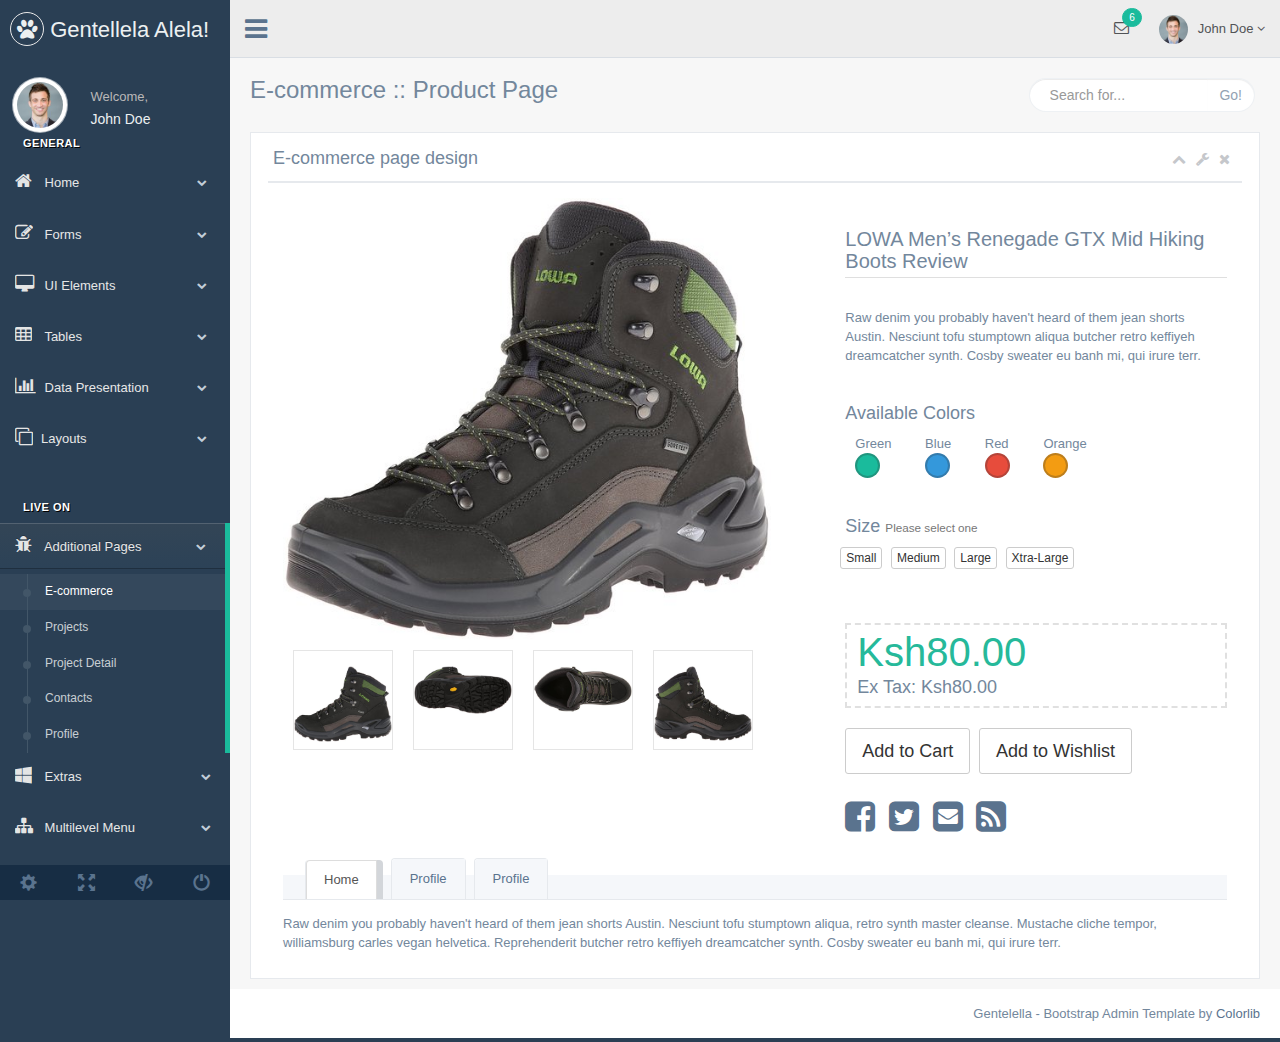
<file: backstage/html/e_commerce.html>
<!DOCTYPE html>
<html lang="en">
  <head>
    <meta http-equiv="Content-Type" content="text/html; charset=UTF-8">
    <!-- Meta, title, CSS, favicons, etc. -->
    <meta charset="utf-8">
    <meta http-equiv="X-UA-Compatible" content="IE=edge">
    <meta name="viewport" content="width=device-width, initial-scale=1">

    <title>Gentellela Alela! | </title>

    <!-- Bootstrap -->
    <link href="../vendors/bootstrap/dist/css/bootstrap.min.css" rel="stylesheet">
    <!-- Font Awesome -->
    <link href="../vendors/font-awesome/css/font-awesome.min.css" rel="stylesheet">
    <!-- NProgress -->
    <link href="../vendors/nprogress/nprogress.css" rel="stylesheet">
    <!-- iCheck -->
    <link href="../vendors/iCheck/skins/flat/green.css" rel="stylesheet">

    <!-- Custom Theme Style -->
    <link href="../build/css/custom.min.css" rel="stylesheet">
  </head>

  <body class="nav-md">
    <div class="container body">
      <div class="main_container">
        <div class="col-md-3 left_col">
          <div class="left_col scroll-view">
            <div class="navbar nav_title" style="border: 0;">
              <a href="index.html" class="site_title"><i class="fa fa-paw"></i> <span>Gentellela Alela!</span></a>
            </div>

            <div class="clearfix"></div>

            <!-- menu profile quick info -->
            <div class="profile">
              <div class="profile_pic">
                <img src="images/img.jpg" alt="..." class="img-circle profile_img">
              </div>
              <div class="profile_info">
                <span>Welcome,</span>
                <h2>John Doe</h2>
              </div>
            </div>
            <!-- /menu profile quick info -->

            <br />

            <!-- sidebar menu -->
            <div id="sidebar-menu" class="main_menu_side hidden-print main_menu">
              <div class="menu_section">
                <h3>General</h3>
                <ul class="nav side-menu">
                  <li><a><i class="fa fa-home"></i> Home <span class="fa fa-chevron-down"></span></a>
                    <ul class="nav child_menu">
                      <li><a href="index.html">Dashboard</a></li>
                      <li><a href="index2.html">Dashboard2</a></li>
                      <li><a href="index3.html">Dashboard3</a></li>
                    </ul>
                  </li>
                  <li><a><i class="fa fa-edit"></i> Forms <span class="fa fa-chevron-down"></span></a>
                    <ul class="nav child_menu">
                      <li><a href="form.html">General Form</a></li>
                      <li><a href="form_advanced.html">Advanced Components</a></li>
                      <li><a href="form_validation.html">Form Validation</a></li>
                      <li><a href="form_wizards.html">Form Wizard</a></li>
                      <li><a href="form_upload.html">Form Upload</a></li>
                      <li><a href="form_buttons.html">Form Buttons</a></li>
                    </ul>
                  </li>
                  <li><a><i class="fa fa-desktop"></i> UI Elements <span class="fa fa-chevron-down"></span></a>
                    <ul class="nav child_menu">
                      <li><a href="general_elements.html">General Elements</a></li>
                      <li><a href="media_gallery.html">Media Gallery</a></li>
                      <li><a href="typography.html">Typography</a></li>
                      <li><a href="icons.html">Icons</a></li>
                      <li><a href="glyphicons.html">Glyphicons</a></li>
                      <li><a href="widgets.html">Widgets</a></li>
                      <li><a href="invoice.html">Invoice</a></li>
                      <li><a href="inbox.html">Inbox</a></li>
                      <li><a href="calendar.html">Calendar</a></li>
                    </ul>
                  </li>
                  <li><a><i class="fa fa-table"></i> Tables <span class="fa fa-chevron-down"></span></a>
                    <ul class="nav child_menu">
                      <li><a href="tables.html">Tables</a></li>
                      <li><a href="tables_dynamic.html">Table Dynamic</a></li>
                    </ul>
                  </li>
                  <li><a><i class="fa fa-bar-chart-o"></i> Data Presentation <span class="fa fa-chevron-down"></span></a>
                    <ul class="nav child_menu">
                      <li><a href="chartjs.html">Chart JS</a></li>
                      <li><a href="chartjs2.html">Chart JS2</a></li>
                      <li><a href="morisjs.html">Moris JS</a></li>
                      <li><a href="echarts.html">ECharts</a></li>
                      <li><a href="other_charts.html">Other Charts</a></li>
                    </ul>
                  </li>
                  <li><a><i class="fa fa-clone"></i>Layouts <span class="fa fa-chevron-down"></span></a>
                    <ul class="nav child_menu">
                      <li><a href="fixed_sidebar.html">Fixed Sidebar</a></li>
                      <li><a href="fixed_footer.html">Fixed Footer</a></li>
                    </ul>
                  </li>
                </ul>
              </div>
              <div class="menu_section">
                <h3>Live On</h3>
                <ul class="nav side-menu">
                  <li><a><i class="fa fa-bug"></i> Additional Pages <span class="fa fa-chevron-down"></span></a>
                    <ul class="nav child_menu">
                      <li><a href="e_commerce.html">E-commerce</a></li>
                      <li><a href="projects.html">Projects</a></li>
                      <li><a href="project_detail.html">Project Detail</a></li>
                      <li><a href="contacts.html">Contacts</a></li>
                      <li><a href="profile.html">Profile</a></li>
                    </ul>
                  </li>
                  <li><a><i class="fa fa-windows"></i> Extras <span class="fa fa-chevron-down"></span></a>
                    <ul class="nav child_menu">
                      <li><a href="page_403.html">403 Error</a></li>
                      <li><a href="page_404.html">404 Error</a></li>
                      <li><a href="page_500.html">500 Error</a></li>
                      <li><a href="plain_page.html">Plain Page</a></li>
                      <li><a href="login.html">Login Page</a></li>
                      <li><a href="pricing_tables.html">Pricing Tables</a></li>
                    </ul>
                  </li>
                  <li><a><i class="fa fa-sitemap"></i> Multilevel Menu <span class="fa fa-chevron-down"></span></a>
                    <ul class="nav child_menu">
                        <li><a href="#level1_1">Level One</a>
                        <li><a>Level One<span class="fa fa-chevron-down"></span></a>
                          <ul class="nav child_menu">
                            <li class="sub_menu"><a href="level2.html">Level Two</a>
                            </li>
                            <li><a href="#level2_1">Level Two</a>
                            </li>
                            <li><a href="#level2_2">Level Two</a>
                            </li>
                          </ul>
                        </li>
                        <li><a href="#level1_2">Level One</a>
                        </li>
                    </ul>
                  </li>                  
                  <li><a href="javascript:void(0)"><i class="fa fa-laptop"></i> Landing Page <span class="label label-success pull-right">Coming Soon</span></a></li>
                </ul>
              </div>

            </div>
            <!-- /sidebar menu -->

            <!-- /menu footer buttons -->
            <div class="sidebar-footer hidden-small">
              <a data-toggle="tooltip" data-placement="top" title="Settings">
                <span class="glyphicon glyphicon-cog" aria-hidden="true"></span>
              </a>
              <a data-toggle="tooltip" data-placement="top" title="FullScreen">
                <span class="glyphicon glyphicon-fullscreen" aria-hidden="true"></span>
              </a>
              <a data-toggle="tooltip" data-placement="top" title="Lock">
                <span class="glyphicon glyphicon-eye-close" aria-hidden="true"></span>
              </a>
              <a data-toggle="tooltip" data-placement="top" title="Logout">
                <span class="glyphicon glyphicon-off" aria-hidden="true"></span>
              </a>
            </div>
            <!-- /menu footer buttons -->
          </div>
        </div>

        <!-- top navigation -->
        <div class="top_nav">
          <div class="nav_menu">
            <nav>
              <div class="nav toggle">
                <a id="menu_toggle"><i class="fa fa-bars"></i></a>
              </div>

              <ul class="nav navbar-nav navbar-right">
                <li class="">
                  <a href="javascript:;" class="user-profile dropdown-toggle" data-toggle="dropdown" aria-expanded="false">
                    <img src="images/img.jpg" alt="">John Doe
                    <span class=" fa fa-angle-down"></span>
                  </a>
                  <ul class="dropdown-menu dropdown-usermenu pull-right">
                    <li><a href="javascript:;"> Profile</a></li>
                    <li>
                      <a href="javascript:;">
                        <span class="badge bg-red pull-right">50%</span>
                        <span>Settings</span>
                      </a>
                    </li>
                    <li><a href="javascript:;">Help</a></li>
                    <li><a href="login.html"><i class="fa fa-sign-out pull-right"></i> Log Out</a></li>
                  </ul>
                </li>

                <li role="presentation" class="dropdown">
                  <a href="javascript:;" class="dropdown-toggle info-number" data-toggle="dropdown" aria-expanded="false">
                    <i class="fa fa-envelope-o"></i>
                    <span class="badge bg-green">6</span>
                  </a>
                  <ul id="menu1" class="dropdown-menu list-unstyled msg_list" role="menu">
                    <li>
                      <a>
                        <span class="image"><img src="images/img.jpg" alt="Profile Image" /></span>
                        <span>
                          <span>John Smith</span>
                          <span class="time">3 mins ago</span>
                        </span>
                        <span class="message">
                          Film festivals used to be do-or-die moments for movie makers. They were where...
                        </span>
                      </a>
                    </li>
                    <li>
                      <a>
                        <span class="image"><img src="images/img.jpg" alt="Profile Image" /></span>
                        <span>
                          <span>John Smith</span>
                          <span class="time">3 mins ago</span>
                        </span>
                        <span class="message">
                          Film festivals used to be do-or-die moments for movie makers. They were where...
                        </span>
                      </a>
                    </li>
                    <li>
                      <a>
                        <span class="image"><img src="images/img.jpg" alt="Profile Image" /></span>
                        <span>
                          <span>John Smith</span>
                          <span class="time">3 mins ago</span>
                        </span>
                        <span class="message">
                          Film festivals used to be do-or-die moments for movie makers. They were where...
                        </span>
                      </a>
                    </li>
                    <li>
                      <a>
                        <span class="image"><img src="images/img.jpg" alt="Profile Image" /></span>
                        <span>
                          <span>John Smith</span>
                          <span class="time">3 mins ago</span>
                        </span>
                        <span class="message">
                          Film festivals used to be do-or-die moments for movie makers. They were where...
                        </span>
                      </a>
                    </li>
                    <li>
                      <div class="text-center">
                        <a>
                          <strong>See All Alerts</strong>
                          <i class="fa fa-angle-right"></i>
                        </a>
                      </div>
                    </li>
                  </ul>
                </li>
              </ul>
            </nav>
          </div>
        </div>
        <!-- /top navigation -->

        <!-- page content -->
        <div class="right_col" role="main">

          <div class="">
            <div class="page-title">
              <div class="title_left">
                <h3>E-commerce :: Product Page</h3>
              </div>

              <div class="title_right">
                <div class="col-md-5 col-sm-5 col-xs-12 form-group pull-right top_search">
                  <div class="input-group">
                    <input type="text" class="form-control" placeholder="Search for...">
                    <span class="input-group-btn">
                      <button class="btn btn-default" type="button">Go!</button>
                    </span>
                  </div>
                </div>
              </div>
            </div>
            
            <div class="clearfix"></div>

            <div class="row">
              <div class="col-md-12 col-sm-12 col-xs-12">
                <div class="x_panel">
                  <div class="x_title">
                    <h2>E-commerce page design</h2>
                    <ul class="nav navbar-right panel_toolbox">
                      <li><a class="collapse-link"><i class="fa fa-chevron-up"></i></a>
                      </li>
                      <li class="dropdown">
                        <a href="#" class="dropdown-toggle" data-toggle="dropdown" role="button" aria-expanded="false"><i class="fa fa-wrench"></i></a>
                        <ul class="dropdown-menu" role="menu">
                          <li><a href="#">Settings 1</a>
                          </li>
                          <li><a href="#">Settings 2</a>
                          </li>
                        </ul>
                      </li>
                      <li><a class="close-link"><i class="fa fa-close"></i></a>
                      </li>
                    </ul>
                    <div class="clearfix"></div>
                  </div>
                  <div class="x_content">

                    <div class="col-md-7 col-sm-7 col-xs-12">
                      <div class="product-image">
                        <img src="images/prod-1.jpg" alt="..." />
                      </div>
                      <div class="product_gallery">
                        <a>
                          <img src="images/prod-2.jpg" alt="..." />
                        </a>
                        <a>
                          <img src="images/prod-3.jpg" alt="..." />
                        </a>
                        <a>
                          <img src="images/prod-4.jpg" alt="..." />
                        </a>
                        <a>
                          <img src="images/prod-5.jpg" alt="..." />
                        </a>
                      </div>
                    </div>

                    <div class="col-md-5 col-sm-5 col-xs-12" style="border:0px solid #e5e5e5;">

                      <h3 class="prod_title">LOWA Men’s Renegade GTX Mid Hiking Boots Review</h3>

                      <p>Raw denim you probably haven't heard of them jean shorts Austin. Nesciunt tofu stumptown aliqua butcher retro keffiyeh dreamcatcher synth. Cosby sweater eu banh mi, qui irure terr.</p>
                      <br />

                      <div class="">
                        <h2>Available Colors</h2>
                        <ul class="list-inline prod_color">
                          <li>
                            <p>Green</p>
                            <div class="color bg-green"></div>
                          </li>
                          <li>
                            <p>Blue</p>
                            <div class="color bg-blue"></div>
                          </li>
                          <li>
                            <p>Red</p>
                            <div class="color bg-red"></div>
                          </li>
                          <li>
                            <p>Orange</p>
                            <div class="color bg-orange"></div>
                          </li>

                        </ul>
                      </div>
                      <br />

                      <div class="">
                        <h2>Size <small>Please select one</small></h2>
                        <ul class="list-inline prod_size">
                          <li>
                            <button type="button" class="btn btn-default btn-xs">Small</button>
                          </li>
                          <li>
                            <button type="button" class="btn btn-default btn-xs">Medium</button>
                          </li>
                          <li>
                            <button type="button" class="btn btn-default btn-xs">Large</button>
                          </li>
                          <li>
                            <button type="button" class="btn btn-default btn-xs">Xtra-Large</button>
                          </li>
                        </ul>
                      </div>
                      <br />

                      <div class="">
                        <div class="product_price">
                          <h1 class="price">Ksh80.00</h1>
                          <span class="price-tax">Ex Tax: Ksh80.00</span>
                          <br>
                        </div>
                      </div>

                      <div class="">
                        <button type="button" class="btn btn-default btn-lg">Add to Cart</button>
                        <button type="button" class="btn btn-default btn-lg">Add to Wishlist</button>
                      </div>

                      <div class="product_social">
                        <ul class="list-inline">
                          <li><a href="#"><i class="fa fa-facebook-square"></i></a>
                          </li>
                          <li><a href="#"><i class="fa fa-twitter-square"></i></a>
                          </li>
                          <li><a href="#"><i class="fa fa-envelope-square"></i></a>
                          </li>
                          <li><a href="#"><i class="fa fa-rss-square"></i></a>
                          </li>
                        </ul>
                      </div>

                    </div>


                    <div class="col-md-12">

                      <div class="" role="tabpanel" data-example-id="togglable-tabs">
                        <ul id="myTab" class="nav nav-tabs bar_tabs" role="tablist">
                          <li role="presentation" class="active"><a href="#tab_content1" id="home-tab" role="tab" data-toggle="tab" aria-expanded="true">Home</a>
                          </li>
                          <li role="presentation" class=""><a href="#tab_content2" role="tab" id="profile-tab" data-toggle="tab" aria-expanded="false">Profile</a>
                          </li>
                          <li role="presentation" class=""><a href="#tab_content3" role="tab" id="profile-tab2" data-toggle="tab" aria-expanded="false">Profile</a>
                          </li>
                        </ul>
                        <div id="myTabContent" class="tab-content">
                          <div role="tabpanel" class="tab-pane fade active in" id="tab_content1" aria-labelledby="home-tab">
                            <p>Raw denim you probably haven't heard of them jean shorts Austin. Nesciunt tofu stumptown aliqua, retro synth master cleanse. Mustache cliche tempor, williamsburg carles vegan helvetica. Reprehenderit butcher retro keffiyeh dreamcatcher
                              synth. Cosby sweater eu banh mi, qui irure terr.</p>
                          </div>
                          <div role="tabpanel" class="tab-pane fade" id="tab_content2" aria-labelledby="profile-tab">
                            <p>Food truck fixie locavore, accusamus mcsweeney's marfa nulla single-origin coffee squid. Exercitation +1 labore velit, blog sartorial PBR leggings next level wes anderson artisan four loko farm-to-table craft beer twee. Qui photo
                              booth letterpress, commodo enim craft beer mlkshk aliquip</p>
                          </div>
                          <div role="tabpanel" class="tab-pane fade" id="tab_content3" aria-labelledby="profile-tab">
                            <p>xxFood truck fixie locavore, accusamus mcsweeney's marfa nulla single-origin coffee squid. Exercitation +1 labore velit, blog sartorial PBR leggings next level wes anderson artisan four loko farm-to-table craft beer twee. Qui
                              photo booth letterpress, commodo enim craft beer mlkshk </p>
                          </div>
                        </div>
                      </div>

                    </div>
                  </div>
                </div>
              </div>
            </div>
          </div>
        </div>
        <!-- /page content -->

        <!-- footer content -->
        <footer>
          <div class="pull-right">
            Gentelella - Bootstrap Admin Template by <a href="https://colorlib.com">Colorlib</a>
          </div>
          <div class="clearfix"></div>
        </footer>
        <!-- /footer content -->
      </div>
    </div>

    <!-- jQuery -->
    <script src="../vendors/jquery/dist/jquery.min.js"></script>
    <!-- Bootstrap -->
    <script src="../vendors/bootstrap/dist/js/bootstrap.min.js"></script>
    <!-- FastClick -->
    <script src="../vendors/fastclick/lib/fastclick.js"></script>
    <!-- NProgress -->
    <script src="../vendors/nprogress/nprogress.js"></script>

    <!-- Custom Theme Scripts -->
    <script src="../build/js/custom.min.js"></script>
  </body>
</html>
</file>
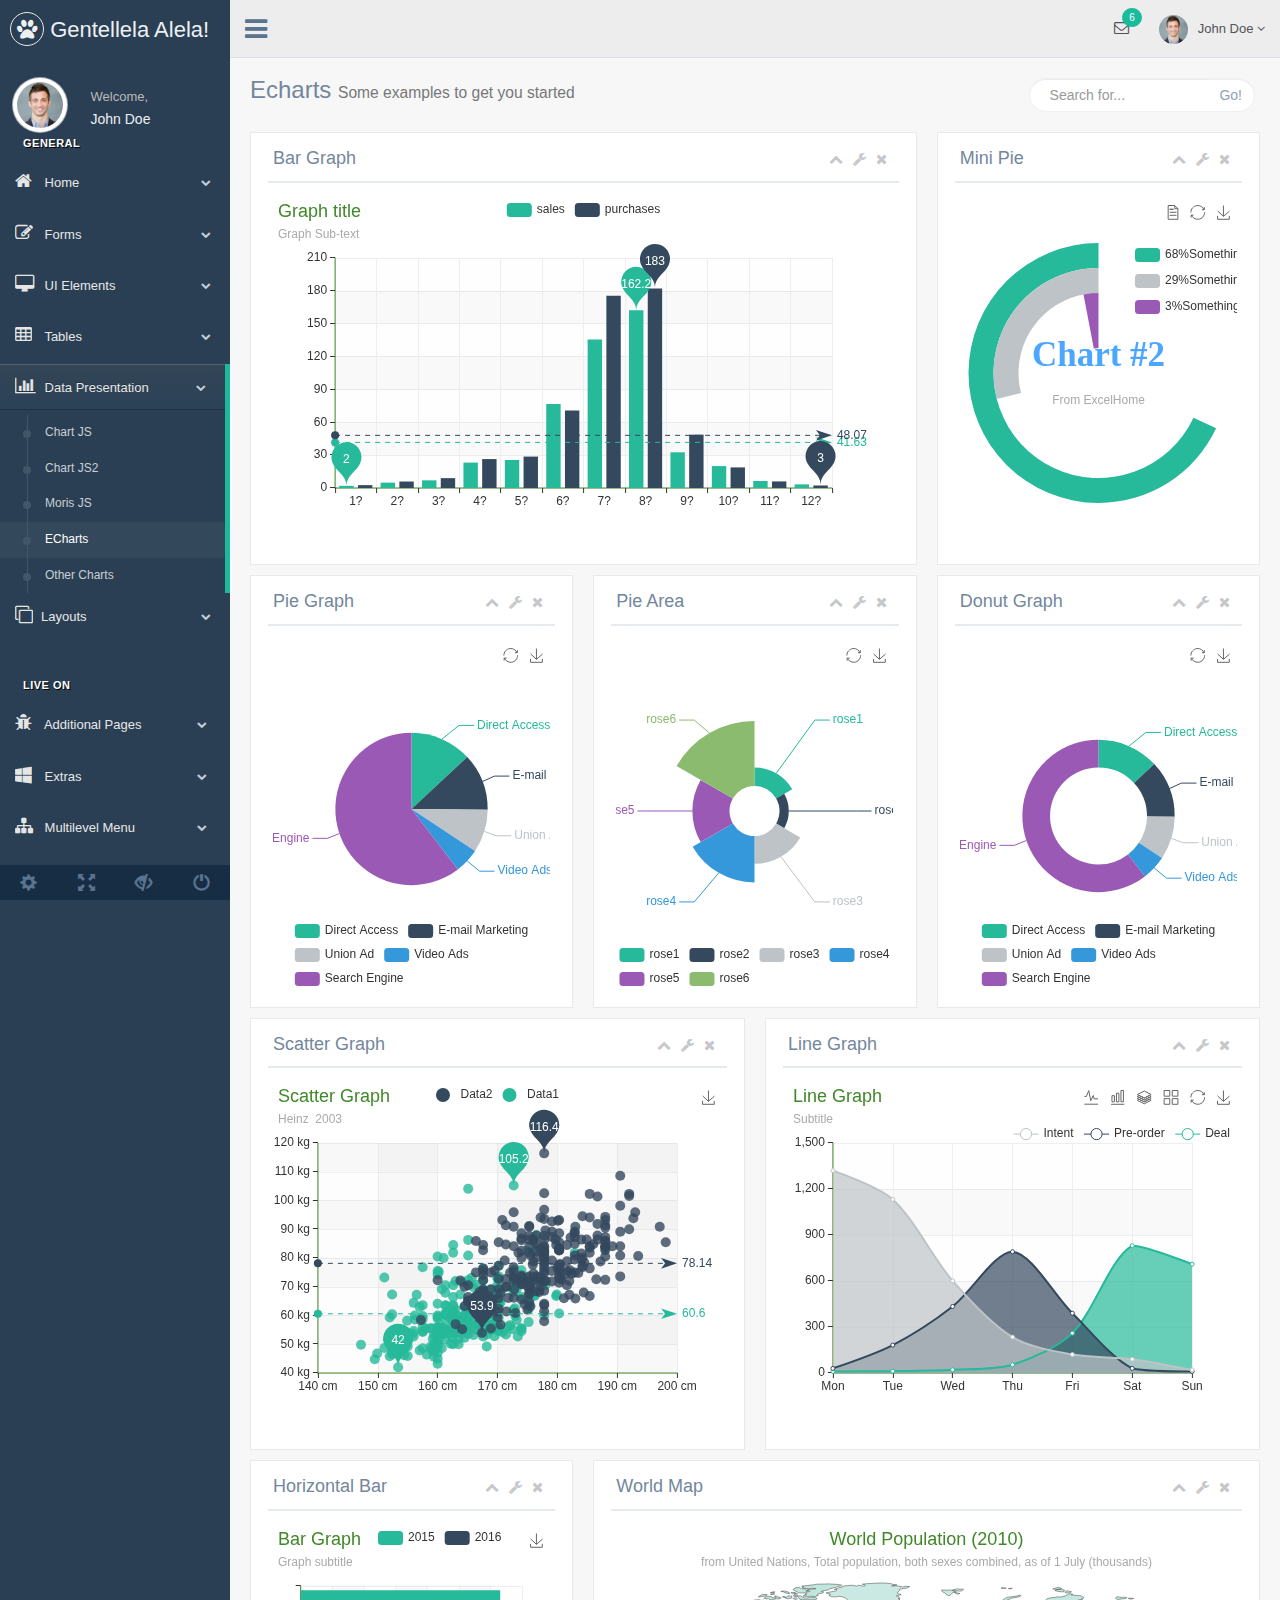
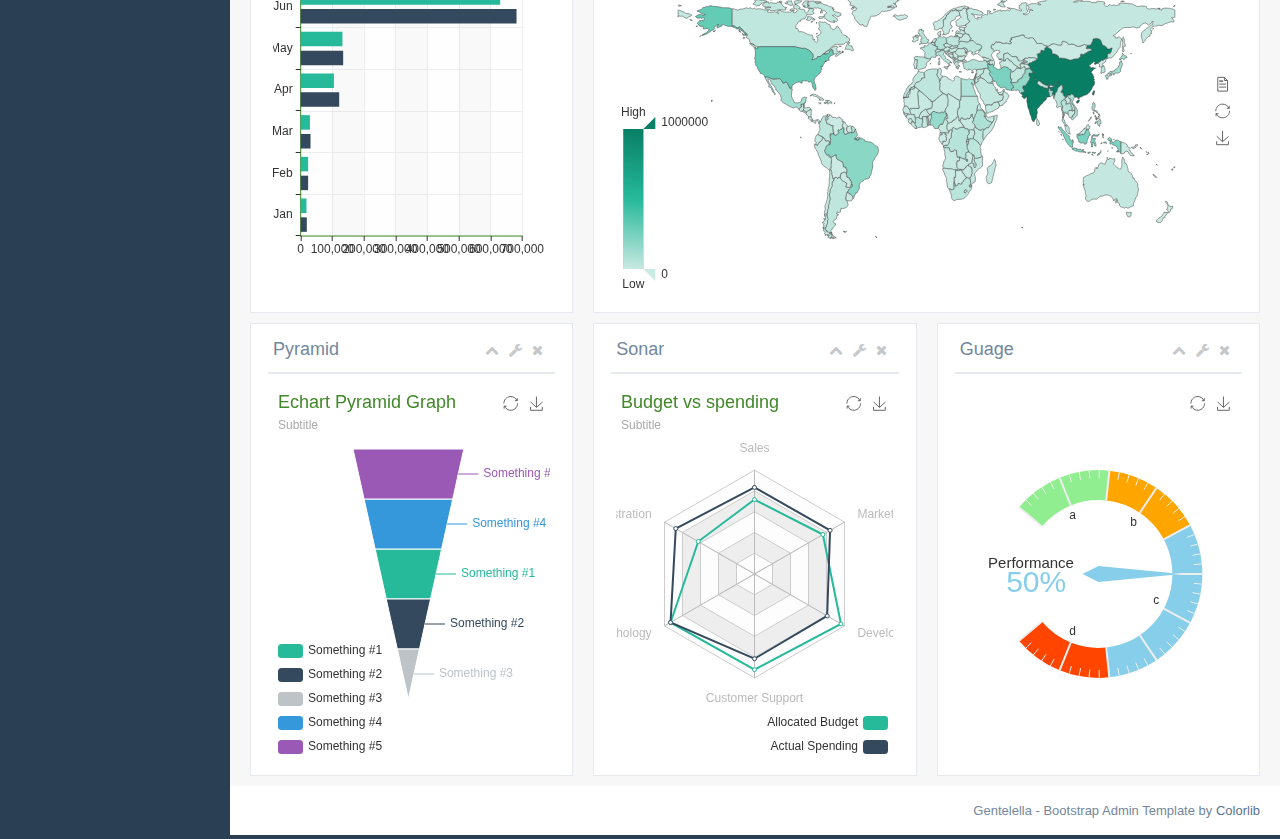
<file: backstage/html/echarts.html>
<!DOCTYPE html>
<html lang="en">
  <head>
    <meta http-equiv="Content-Type" content="text/html; charset=UTF-8">
    <!-- Meta, title, CSS, favicons, etc. -->
    <meta charset="utf-8">
    <meta http-equiv="X-UA-Compatible" content="IE=edge">
    <meta name="viewport" content="width=device-width, initial-scale=1">

    <title>ECharts Chart Bootstrap Examples | Gentellela Alela! by Colorlib</title>

    <!-- Bootstrap -->
    <link href="../vendors/bootstrap/dist/css/bootstrap.min.css" rel="stylesheet">
    <!-- Font Awesome -->
    <link href="../vendors/font-awesome/css/font-awesome.min.css" rel="stylesheet">
    <!-- NProgress -->
    <link href="../vendors/nprogress/nprogress.css" rel="stylesheet">

    <!-- Custom Theme Style -->
    <link href="../build/css/custom.min.css" rel="stylesheet">
  </head>

  <body class="nav-md">
    <div class="container body">
      <div class="main_container">
        <div class="col-md-3 left_col">
          <div class="left_col scroll-view">
            <div class="navbar nav_title" style="border: 0;">
              <a href="index.html" class="site_title"><i class="fa fa-paw"></i> <span>Gentellela Alela!</span></a>
            </div>

            <div class="clearfix"></div>

            <!-- menu profile quick info -->
            <div class="profile">
              <div class="profile_pic">
                <img src="images/img.jpg" alt="..." class="img-circle profile_img">
              </div>
              <div class="profile_info">
                <span>Welcome,</span>
                <h2>John Doe</h2>
              </div>
            </div>
            <!-- /menu profile quick info -->

            <br />

            <!-- sidebar menu -->
            <div id="sidebar-menu" class="main_menu_side hidden-print main_menu">
              <div class="menu_section">
                <h3>General</h3>
                <ul class="nav side-menu">
                  <li><a><i class="fa fa-home"></i> Home <span class="fa fa-chevron-down"></span></a>
                    <ul class="nav child_menu">
                      <li><a href="index.html">Dashboard</a></li>
                      <li><a href="index2.html">Dashboard2</a></li>
                      <li><a href="index3.html">Dashboard3</a></li>
                    </ul>
                  </li>
                  <li><a><i class="fa fa-edit"></i> Forms <span class="fa fa-chevron-down"></span></a>
                    <ul class="nav child_menu">
                      <li><a href="form.html">General Form</a></li>
                      <li><a href="form_advanced.html">Advanced Components</a></li>
                      <li><a href="form_validation.html">Form Validation</a></li>
                      <li><a href="form_wizards.html">Form Wizard</a></li>
                      <li><a href="form_upload.html">Form Upload</a></li>
                      <li><a href="form_buttons.html">Form Buttons</a></li>
                    </ul>
                  </li>
                  <li><a><i class="fa fa-desktop"></i> UI Elements <span class="fa fa-chevron-down"></span></a>
                    <ul class="nav child_menu">
                      <li><a href="general_elements.html">General Elements</a></li>
                      <li><a href="media_gallery.html">Media Gallery</a></li>
                      <li><a href="typography.html">Typography</a></li>
                      <li><a href="icons.html">Icons</a></li>
                      <li><a href="glyphicons.html">Glyphicons</a></li>
                      <li><a href="widgets.html">Widgets</a></li>
                      <li><a href="invoice.html">Invoice</a></li>
                      <li><a href="inbox.html">Inbox</a></li>
                      <li><a href="calendar.html">Calendar</a></li>
                    </ul>
                  </li>
                  <li><a><i class="fa fa-table"></i> Tables <span class="fa fa-chevron-down"></span></a>
                    <ul class="nav child_menu">
                      <li><a href="tables.html">Tables</a></li>
                      <li><a href="tables_dynamic.html">Table Dynamic</a></li>
                    </ul>
                  </li>
                  <li><a><i class="fa fa-bar-chart-o"></i> Data Presentation <span class="fa fa-chevron-down"></span></a>
                    <ul class="nav child_menu">
                      <li><a href="chartjs.html">Chart JS</a></li>
                      <li><a href="chartjs2.html">Chart JS2</a></li>
                      <li><a href="morisjs.html">Moris JS</a></li>
                      <li><a href="echarts.html">ECharts</a></li>
                      <li><a href="other_charts.html">Other Charts</a></li>
                    </ul>
                  </li>
                  <li><a><i class="fa fa-clone"></i>Layouts <span class="fa fa-chevron-down"></span></a>
                    <ul class="nav child_menu">
                      <li><a href="fixed_sidebar.html">Fixed Sidebar</a></li>
                      <li><a href="fixed_footer.html">Fixed Footer</a></li>
                    </ul>
                  </li>
                </ul>
              </div>
              <div class="menu_section">
                <h3>Live On</h3>
                <ul class="nav side-menu">
                  <li><a><i class="fa fa-bug"></i> Additional Pages <span class="fa fa-chevron-down"></span></a>
                    <ul class="nav child_menu">
                      <li><a href="e_commerce.html">E-commerce</a></li>
                      <li><a href="projects.html">Projects</a></li>
                      <li><a href="project_detail.html">Project Detail</a></li>
                      <li><a href="contacts.html">Contacts</a></li>
                      <li><a href="profile.html">Profile</a></li>
                    </ul>
                  </li>
                  <li><a><i class="fa fa-windows"></i> Extras <span class="fa fa-chevron-down"></span></a>
                    <ul class="nav child_menu">
                      <li><a href="page_403.html">403 Error</a></li>
                      <li><a href="page_404.html">404 Error</a></li>
                      <li><a href="page_500.html">500 Error</a></li>
                      <li><a href="plain_page.html">Plain Page</a></li>
                      <li><a href="login.html">Login Page</a></li>
                      <li><a href="pricing_tables.html">Pricing Tables</a></li>
                    </ul>
                  </li>
                  <li><a><i class="fa fa-sitemap"></i> Multilevel Menu <span class="fa fa-chevron-down"></span></a>
                    <ul class="nav child_menu">
                        <li><a href="#level1_1">Level One</a>
                        <li><a>Level One<span class="fa fa-chevron-down"></span></a>
                          <ul class="nav child_menu">
                            <li class="sub_menu"><a href="level2.html">Level Two</a>
                            </li>
                            <li><a href="#level2_1">Level Two</a>
                            </li>
                            <li><a href="#level2_2">Level Two</a>
                            </li>
                          </ul>
                        </li>
                        <li><a href="#level1_2">Level One</a>
                        </li>
                    </ul>
                  </li>                  
                  <li><a href="javascript:void(0)"><i class="fa fa-laptop"></i> Landing Page <span class="label label-success pull-right">Coming Soon</span></a></li>
                </ul>
              </div>

            </div>
            <!-- /sidebar menu -->

            <!-- /menu footer buttons -->
            <div class="sidebar-footer hidden-small">
              <a data-toggle="tooltip" data-placement="top" title="Settings">
                <span class="glyphicon glyphicon-cog" aria-hidden="true"></span>
              </a>
              <a data-toggle="tooltip" data-placement="top" title="FullScreen">
                <span class="glyphicon glyphicon-fullscreen" aria-hidden="true"></span>
              </a>
              <a data-toggle="tooltip" data-placement="top" title="Lock">
                <span class="glyphicon glyphicon-eye-close" aria-hidden="true"></span>
              </a>
              <a data-toggle="tooltip" data-placement="top" title="Logout">
                <span class="glyphicon glyphicon-off" aria-hidden="true"></span>
              </a>
            </div>
            <!-- /menu footer buttons -->
          </div>
        </div>

        <!-- top navigation -->
        <div class="top_nav">
          <div class="nav_menu">
            <nav>
              <div class="nav toggle">
                <a id="menu_toggle"><i class="fa fa-bars"></i></a>
              </div>

              <ul class="nav navbar-nav navbar-right">
                <li class="">
                  <a href="javascript:;" class="user-profile dropdown-toggle" data-toggle="dropdown" aria-expanded="false">
                    <img src="images/img.jpg" alt="">John Doe
                    <span class=" fa fa-angle-down"></span>
                  </a>
                  <ul class="dropdown-menu dropdown-usermenu pull-right">
                    <li><a href="javascript:;"> Profile</a></li>
                    <li>
                      <a href="javascript:;">
                        <span class="badge bg-red pull-right">50%</span>
                        <span>Settings</span>
                      </a>
                    </li>
                    <li><a href="javascript:;">Help</a></li>
                    <li><a href="login.html"><i class="fa fa-sign-out pull-right"></i> Log Out</a></li>
                  </ul>
                </li>

                <li role="presentation" class="dropdown">
                  <a href="javascript:;" class="dropdown-toggle info-number" data-toggle="dropdown" aria-expanded="false">
                    <i class="fa fa-envelope-o"></i>
                    <span class="badge bg-green">6</span>
                  </a>
                  <ul id="menu1" class="dropdown-menu list-unstyled msg_list" role="menu">
                    <li>
                      <a>
                        <span class="image"><img src="images/img.jpg" alt="Profile Image" /></span>
                        <span>
                          <span>John Smith</span>
                          <span class="time">3 mins ago</span>
                        </span>
                        <span class="message">
                          Film festivals used to be do-or-die moments for movie makers. They were where...
                        </span>
                      </a>
                    </li>
                    <li>
                      <a>
                        <span class="image"><img src="images/img.jpg" alt="Profile Image" /></span>
                        <span>
                          <span>John Smith</span>
                          <span class="time">3 mins ago</span>
                        </span>
                        <span class="message">
                          Film festivals used to be do-or-die moments for movie makers. They were where...
                        </span>
                      </a>
                    </li>
                    <li>
                      <a>
                        <span class="image"><img src="images/img.jpg" alt="Profile Image" /></span>
                        <span>
                          <span>John Smith</span>
                          <span class="time">3 mins ago</span>
                        </span>
                        <span class="message">
                          Film festivals used to be do-or-die moments for movie makers. They were where...
                        </span>
                      </a>
                    </li>
                    <li>
                      <a>
                        <span class="image"><img src="images/img.jpg" alt="Profile Image" /></span>
                        <span>
                          <span>John Smith</span>
                          <span class="time">3 mins ago</span>
                        </span>
                        <span class="message">
                          Film festivals used to be do-or-die moments for movie makers. They were where...
                        </span>
                      </a>
                    </li>
                    <li>
                      <div class="text-center">
                        <a>
                          <strong>See All Alerts</strong>
                          <i class="fa fa-angle-right"></i>
                        </a>
                      </div>
                    </li>
                  </ul>
                </li>
              </ul>
            </nav>
          </div>
        </div>
        <!-- /top navigation -->

        <!-- page content -->
        <div class="right_col" role="main">
          <div class="">
            <div class="page-title">
              <div class="title_left">
                <h3>Echarts <small>Some examples to get you started</small></h3>
              </div>

              <div class="title_right">
                <div class="col-md-5 col-sm-5 col-xs-12 form-group pull-right top_search">
                  <div class="input-group">
                    <input type="text" class="form-control" placeholder="Search for...">
                    <span class="input-group-btn">
                      <button class="btn btn-default" type="button">Go!</button>
                    </span>
                  </div>
                </div>
              </div>
            </div>
            
            <div class="clearfix"></div>

            <div class="row">
              <div class="col-md-8 col-sm-8 col-xs-12">
                <div class="x_panel">
                  <div class="x_title">
                    <h2>Bar Graph</h2>
                    <ul class="nav navbar-right panel_toolbox">
                      <li><a class="collapse-link"><i class="fa fa-chevron-up"></i></a>
                      </li>
                      <li class="dropdown">
                        <a href="#" class="dropdown-toggle" data-toggle="dropdown" role="button" aria-expanded="false"><i class="fa fa-wrench"></i></a>
                        <ul class="dropdown-menu" role="menu">
                          <li><a href="#">Settings 1</a>
                          </li>
                          <li><a href="#">Settings 2</a>
                          </li>
                        </ul>
                      </li>
                      <li><a class="close-link"><i class="fa fa-close"></i></a>
                      </li>
                    </ul>
                    <div class="clearfix"></div>
                  </div>
                  <div class="x_content">

                    <div id="mainb" style="height:350px;"></div>

                  </div>
                </div>
              </div>

              <div class="col-md-4 col-sm-4 col-xs-12">
                <div class="x_panel">
                  <div class="x_title">
                    <h2>Mini Pie</h2>
                    <ul class="nav navbar-right panel_toolbox">
                      <li><a class="collapse-link"><i class="fa fa-chevron-up"></i></a>
                      </li>
                      <li class="dropdown">
                        <a href="#" class="dropdown-toggle" data-toggle="dropdown" role="button" aria-expanded="false"><i class="fa fa-wrench"></i></a>
                        <ul class="dropdown-menu" role="menu">
                          <li><a href="#">Settings 1</a>
                          </li>
                          <li><a href="#">Settings 2</a>
                          </li>
                        </ul>
                      </li>
                      <li><a class="close-link"><i class="fa fa-close"></i></a>
                      </li>
                    </ul>
                    <div class="clearfix"></div>
                  </div>
                  <div class="x_content">

                    <div id="echart_mini_pie" style="height:350px;"></div>

                  </div>
                </div>
              </div>


              <div class="col-md-4 col-sm-4 col-xs-12">
                <div class="x_panel">
                  <div class="x_title">
                    <h2>Pie Graph</h2>
                    <ul class="nav navbar-right panel_toolbox">
                      <li><a class="collapse-link"><i class="fa fa-chevron-up"></i></a>
                      </li>
                      <li class="dropdown">
                        <a href="#" class="dropdown-toggle" data-toggle="dropdown" role="button" aria-expanded="false"><i class="fa fa-wrench"></i></a>
                        <ul class="dropdown-menu" role="menu">
                          <li><a href="#">Settings 1</a>
                          </li>
                          <li><a href="#">Settings 2</a>
                          </li>
                        </ul>
                      </li>
                      <li><a class="close-link"><i class="fa fa-close"></i></a>
                      </li>
                    </ul>
                    <div class="clearfix"></div>
                  </div>
                  <div class="x_content">

                    <div id="echart_pie" style="height:350px;"></div>

                  </div>
                </div>
              </div>

              <div class="col-md-4 col-sm-4 col-xs-12">
                <div class="x_panel">
                  <div class="x_title">
                    <h2>Pie Area</h2>
                    <ul class="nav navbar-right panel_toolbox">
                      <li><a class="collapse-link"><i class="fa fa-chevron-up"></i></a>
                      </li>
                      <li class="dropdown">
                        <a href="#" class="dropdown-toggle" data-toggle="dropdown" role="button" aria-expanded="false"><i class="fa fa-wrench"></i></a>
                        <ul class="dropdown-menu" role="menu">
                          <li><a href="#">Settings 1</a>
                          </li>
                          <li><a href="#">Settings 2</a>
                          </li>
                        </ul>
                      </li>
                      <li><a class="close-link"><i class="fa fa-close"></i></a>
                      </li>
                    </ul>
                    <div class="clearfix"></div>
                  </div>
                  <div class="x_content">

                    <div id="echart_pie2" style="height:350px;"></div>

                  </div>
                </div>
              </div>

              <div class="col-md-4 col-sm-4 col-xs-12">
                <div class="x_panel">
                  <div class="x_title">
                    <h2>Donut Graph</h2>
                    <ul class="nav navbar-right panel_toolbox">
                      <li><a class="collapse-link"><i class="fa fa-chevron-up"></i></a>
                      </li>
                      <li class="dropdown">
                        <a href="#" class="dropdown-toggle" data-toggle="dropdown" role="button" aria-expanded="false"><i class="fa fa-wrench"></i></a>
                        <ul class="dropdown-menu" role="menu">
                          <li><a href="#">Settings 1</a>
                          </li>
                          <li><a href="#">Settings 2</a>
                          </li>
                        </ul>
                      </li>
                      <li><a class="close-link"><i class="fa fa-close"></i></a>
                      </li>
                    </ul>
                    <div class="clearfix"></div>
                  </div>
                  <div class="x_content">

                    <div id="echart_donut" style="height:350px;"></div>

                  </div>
                </div>
              </div>


              <div class="col-md-6 col-sm-6 col-xs-12">
                <div class="x_panel">
                  <div class="x_title">
                    <h2>Scatter Graph</h2>
                    <ul class="nav navbar-right panel_toolbox">
                      <li><a class="collapse-link"><i class="fa fa-chevron-up"></i></a>
                      </li>
                      <li class="dropdown">
                        <a href="#" class="dropdown-toggle" data-toggle="dropdown" role="button" aria-expanded="false"><i class="fa fa-wrench"></i></a>
                        <ul class="dropdown-menu" role="menu">
                          <li><a href="#">Settings 1</a>
                          </li>
                          <li><a href="#">Settings 2</a>
                          </li>
                        </ul>
                      </li>
                      <li><a class="close-link"><i class="fa fa-close"></i></a>
                      </li>
                    </ul>
                    <div class="clearfix"></div>
                  </div>
                  <div class="x_content">

                    <div id="echart_scatter" style="height:350px;"></div>

                  </div>
                </div>
              </div>

              <div class="col-md-6 col-sm-6 col-xs-12">
                <div class="x_panel">
                  <div class="x_title">
                    <h2>Line Graph</h2>
                    <ul class="nav navbar-right panel_toolbox">
                      <li><a class="collapse-link"><i class="fa fa-chevron-up"></i></a>
                      </li>
                      <li class="dropdown">
                        <a href="#" class="dropdown-toggle" data-toggle="dropdown" role="button" aria-expanded="false"><i class="fa fa-wrench"></i></a>
                        <ul class="dropdown-menu" role="menu">
                          <li><a href="#">Settings 1</a>
                          </li>
                          <li><a href="#">Settings 2</a>
                          </li>
                        </ul>
                      </li>
                      <li><a class="close-link"><i class="fa fa-close"></i></a>
                      </li>
                    </ul>
                    <div class="clearfix"></div>
                  </div>
                  <div class="x_content">

                    <div id="echart_line" style="height:350px;"></div>

                  </div>
                </div>
              </div>

              <div class="col-md-4 col-sm-4 col-xs-12">
                <div class="x_panel">
                  <div class="x_title">
                    <h2>Horizontal Bar</h2>
                    <ul class="nav navbar-right panel_toolbox">
                      <li><a class="collapse-link"><i class="fa fa-chevron-up"></i></a>
                      </li>
                      <li class="dropdown">
                        <a href="#" class="dropdown-toggle" data-toggle="dropdown" role="button" aria-expanded="false"><i class="fa fa-wrench"></i></a>
                        <ul class="dropdown-menu" role="menu">
                          <li><a href="#">Settings 1</a>
                          </li>
                          <li><a href="#">Settings 2</a>
                          </li>
                        </ul>
                      </li>
                      <li><a class="close-link"><i class="fa fa-close"></i></a>
                      </li>
                    </ul>
                    <div class="clearfix"></div>
                  </div>
                  <div class="x_content">

                    <div id="echart_bar_horizontal" style="height:370px;"></div>

                  </div>
                </div>
              </div>

              <div class="col-md-8 col-sm-8 col-xs-12">
                <div class="x_panel">
                  <div class="x_title">
                    <h2>World Map</h2>
                    <ul class="nav navbar-right panel_toolbox">
                      <li><a class="collapse-link"><i class="fa fa-chevron-up"></i></a>
                      </li>
                      <li class="dropdown">
                        <a href="#" class="dropdown-toggle" data-toggle="dropdown" role="button" aria-expanded="false"><i class="fa fa-wrench"></i></a>
                        <ul class="dropdown-menu" role="menu">
                          <li><a href="#">Settings 1</a>
                          </li>
                          <li><a href="#">Settings 2</a>
                          </li>
                        </ul>
                      </li>
                      <li><a class="close-link"><i class="fa fa-close"></i></a>
                      </li>
                    </ul>
                    <div class="clearfix"></div>
                  </div>
                  <div class="x_content">

                    <div id="echart_world_map" style="height:370px;"></div>

                  </div>
                </div>
              </div>


              <div class="col-md-4 col-sm-4 col-xs-12">
                <div class="x_panel">
                  <div class="x_title">
                    <h2>Pyramid</h2>
                    <ul class="nav navbar-right panel_toolbox">
                      <li><a class="collapse-link"><i class="fa fa-chevron-up"></i></a>
                      </li>
                      <li class="dropdown">
                        <a href="#" class="dropdown-toggle" data-toggle="dropdown" role="button" aria-expanded="false"><i class="fa fa-wrench"></i></a>
                        <ul class="dropdown-menu" role="menu">
                          <li><a href="#">Settings 1</a>
                          </li>
                          <li><a href="#">Settings 2</a>
                          </li>
                        </ul>
                      </li>
                      <li><a class="close-link"><i class="fa fa-close"></i></a>
                      </li>
                    </ul>
                    <div class="clearfix"></div>
                  </div>
                  <div class="x_content">

                    <div id="echart_pyramid" style="height:370px;"></div>

                  </div>
                </div>
              </div>

              <div class="col-md-4 col-sm-4 col-xs-12">
                <div class="x_panel">
                  <div class="x_title">
                    <h2>Sonar</h2>
                    <ul class="nav navbar-right panel_toolbox">
                      <li><a class="collapse-link"><i class="fa fa-chevron-up"></i></a>
                      </li>
                      <li class="dropdown">
                        <a href="#" class="dropdown-toggle" data-toggle="dropdown" role="button" aria-expanded="false"><i class="fa fa-wrench"></i></a>
                        <ul class="dropdown-menu" role="menu">
                          <li><a href="#">Settings 1</a>
                          </li>
                          <li><a href="#">Settings 2</a>
                          </li>
                        </ul>
                      </li>
                      <li><a class="close-link"><i class="fa fa-close"></i></a>
                      </li>
                    </ul>
                    <div class="clearfix"></div>
                  </div>
                  <div class="x_content">

                    <div id="echart_sonar" style="height:370px;"></div>

                  </div>
                </div>
              </div>


              <div class="col-md-4 col-sm-4 col-xs-12">
                <div class="x_panel">
                  <div class="x_title">
                    <h2>Guage</h2>
                    <ul class="nav navbar-right panel_toolbox">
                      <li><a class="collapse-link"><i class="fa fa-chevron-up"></i></a>
                      </li>
                      <li class="dropdown">
                        <a href="#" class="dropdown-toggle" data-toggle="dropdown" role="button" aria-expanded="false"><i class="fa fa-wrench"></i></a>
                        <ul class="dropdown-menu" role="menu">
                          <li><a href="#">Settings 1</a>
                          </li>
                          <li><a href="#">Settings 2</a>
                          </li>
                        </ul>
                      </li>
                      <li><a class="close-link"><i class="fa fa-close"></i></a>
                      </li>
                    </ul>
                    <div class="clearfix"></div>
                  </div>
                  <div class="x_content">
                    <div id="echart_guage" style="height:370px;"></div>
                  </div>
                </div>
              </div>
            </div>
          </div>
        </div>
        <!-- /page content -->

        <!-- footer content -->
        <footer>
          <div class="pull-right">
            Gentelella - Bootstrap Admin Template by <a href="https://colorlib.com">Colorlib</a>
          </div>
          <div class="clearfix"></div>
        </footer>
        <!-- /footer content -->
      </div>
    </div>

    <!-- jQuery -->
    <script src="../vendors/jquery/dist/jquery.min.js"></script>
    <!-- Bootstrap -->
    <script src="../vendors/bootstrap/dist/js/bootstrap.min.js"></script>
    <!-- FastClick -->
    <script src="../vendors/fastclick/lib/fastclick.js"></script>
    <!-- NProgress -->
    <script src="../vendors/nprogress/nprogress.js"></script>
    <!-- ECharts -->
    <script src="../vendors/echarts/dist/echarts.min.js"></script>
    <script src="../vendors/echarts/map/js/world.js"></script>

    <!-- Custom Theme Scripts -->
    <script src="../build/js/custom.min.js"></script>

    <script>
      var theme = {
          color: [
              '#26B99A', '#34495E', '#BDC3C7', '#3498DB',
              '#9B59B6', '#8abb6f', '#759c6a', '#bfd3b7'
          ],

          title: {
              itemGap: 8,
              textStyle: {
                  fontWeight: 'normal',
                  color: '#408829'
              }
          },

          dataRange: {
              color: ['#1f610a', '#97b58d']
          },

          toolbox: {
              color: ['#408829', '#408829', '#408829', '#408829']
          },

          tooltip: {
              backgroundColor: 'rgba(0,0,0,0.5)',
              axisPointer: {
                  type: 'line',
                  lineStyle: {
                      color: '#408829',
                      type: 'dashed'
                  },
                  crossStyle: {
                      color: '#408829'
                  },
                  shadowStyle: {
                      color: 'rgba(200,200,200,0.3)'
                  }
              }
          },

          dataZoom: {
              dataBackgroundColor: '#eee',
              fillerColor: 'rgba(64,136,41,0.2)',
              handleColor: '#408829'
          },
          grid: {
              borderWidth: 0
          },

          categoryAxis: {
              axisLine: {
                  lineStyle: {
                      color: '#408829'
                  }
              },
              splitLine: {
                  lineStyle: {
                      color: ['#eee']
                  }
              }
          },

          valueAxis: {
              axisLine: {
                  lineStyle: {
                      color: '#408829'
                  }
              },
              splitArea: {
                  show: true,
                  areaStyle: {
                      color: ['rgba(250,250,250,0.1)', 'rgba(200,200,200,0.1)']
                  }
              },
              splitLine: {
                  lineStyle: {
                      color: ['#eee']
                  }
              }
          },
          timeline: {
              lineStyle: {
                  color: '#408829'
              },
              controlStyle: {
                  normal: {color: '#408829'},
                  emphasis: {color: '#408829'}
              }
          },

          k: {
              itemStyle: {
                  normal: {
                      color: '#68a54a',
                      color0: '#a9cba2',
                      lineStyle: {
                          width: 1,
                          color: '#408829',
                          color0: '#86b379'
                      }
                  }
              }
          },
          map: {
              itemStyle: {
                  normal: {
                      areaStyle: {
                          color: '#ddd'
                      },
                      label: {
                          textStyle: {
                              color: '#c12e34'
                          }
                      }
                  },
                  emphasis: {
                      areaStyle: {
                          color: '#99d2dd'
                      },
                      label: {
                          textStyle: {
                              color: '#c12e34'
                          }
                      }
                  }
              }
          },
          force: {
              itemStyle: {
                  normal: {
                      linkStyle: {
                          strokeColor: '#408829'
                      }
                  }
              }
          },
          chord: {
              padding: 4,
              itemStyle: {
                  normal: {
                      lineStyle: {
                          width: 1,
                          color: 'rgba(128, 128, 128, 0.5)'
                      },
                      chordStyle: {
                          lineStyle: {
                              width: 1,
                              color: 'rgba(128, 128, 128, 0.5)'
                          }
                      }
                  },
                  emphasis: {
                      lineStyle: {
                          width: 1,
                          color: 'rgba(128, 128, 128, 0.5)'
                      },
                      chordStyle: {
                          lineStyle: {
                              width: 1,
                              color: 'rgba(128, 128, 128, 0.5)'
                          }
                      }
                  }
              }
          },
          gauge: {
              startAngle: 225,
              endAngle: -45,
              axisLine: {
                  show: true,
                  lineStyle: {
                      color: [[0.2, '#86b379'], [0.8, '#68a54a'], [1, '#408829']],
                      width: 8
                  }
              },
              axisTick: {
                  splitNumber: 10,
                  length: 12,
                  lineStyle: {
                      color: 'auto'
                  }
              },
              axisLabel: {
                  textStyle: {
                      color: 'auto'
                  }
              },
              splitLine: {
                  length: 18,
                  lineStyle: {
                      color: 'auto'
                  }
              },
              pointer: {
                  length: '90%',
                  color: 'auto'
              },
              title: {
                  textStyle: {
                      color: '#333'
                  }
              },
              detail: {
                  textStyle: {
                      color: 'auto'
                  }
              }
          },
          textStyle: {
              fontFamily: 'Arial, Verdana, sans-serif'
          }
      };

      var echartBar = echarts.init(document.getElementById('mainb'), theme);

      echartBar.setOption({
        title: {
          text: 'Graph title',
          subtext: 'Graph Sub-text'
        },
        tooltip: {
          trigger: 'axis'
        },
        legend: {
          data: ['sales', 'purchases']
        },
        toolbox: {
          show: false
        },
        calculable: false,
        xAxis: [{
          type: 'category',
          data: ['1?', '2?', '3?', '4?', '5?', '6?', '7?', '8?', '9?', '10?', '11?', '12?']
        }],
        yAxis: [{
          type: 'value'
        }],
        series: [{
          name: 'sales',
          type: 'bar',
          data: [2.0, 4.9, 7.0, 23.2, 25.6, 76.7, 135.6, 162.2, 32.6, 20.0, 6.4, 3.3],
          markPoint: {
            data: [{
              type: 'max',
              name: '???'
            }, {
              type: 'min',
              name: '???'
            }]
          },
          markLine: {
            data: [{
              type: 'average',
              name: '???'
            }]
          }
        }, {
          name: 'purchases',
          type: 'bar',
          data: [2.6, 5.9, 9.0, 26.4, 28.7, 70.7, 175.6, 182.2, 48.7, 18.8, 6.0, 2.3],
          markPoint: {
            data: [{
              name: 'sales',
              value: 182.2,
              xAxis: 7,
              yAxis: 183,
            }, {
              name: 'purchases',
              value: 2.3,
              xAxis: 11,
              yAxis: 3
            }]
          },
          markLine: {
            data: [{
              type: 'average',
              name: '???'
            }]
          }
        }]
      });

      var echartRadar = echarts.init(document.getElementById('echart_sonar'), theme);

      echartRadar.setOption({
        title: {
          text: 'Budget vs spending',
          subtext: 'Subtitle'
        },
         tooltip: {
            trigger: 'item'
        },
        legend: {
          orient: 'vertical',
          x: 'right',
          y: 'bottom',
          data: ['Allocated Budget', 'Actual Spending']
        },
        toolbox: {
          show: true,
          feature: {
            restore: {
              show: true,
              title: "Restore"
            },
            saveAsImage: {
              show: true,
              title: "Save Image"
            }
          }
        },
        polar: [{
          indicator: [{
            text: 'Sales',
            max: 6000
          }, {
            text: 'Administration',
            max: 16000
          }, {
            text: 'Information Techology',
            max: 30000
          }, {
            text: 'Customer Support',
            max: 38000
          }, {
            text: 'Development',
            max: 52000
          }, {
            text: 'Marketing',
            max: 25000
          }]
        }],
        calculable: true,
        series: [{
          name: 'Budget vs spending',
          type: 'radar',
          data: [{
            value: [4300, 10000, 28000, 35000, 50000, 19000],
            name: 'Allocated Budget'
          }, {
            value: [5000, 14000, 28000, 31000, 42000, 21000],
            name: 'Actual Spending'
          }]
        }]
      });

      var echartFunnel = echarts.init(document.getElementById('echart_pyramid'), theme);

      echartFunnel.setOption({
        title: {
          text: 'Echart Pyramid Graph',
          subtext: 'Subtitle'
        },
        tooltip: {
          trigger: 'item',
          formatter: "{a} <br/>{b} : {c}%"
        },
        toolbox: {
          show: true,
          feature: {
            restore: {
              show: true,
              title: "Restore"
            },
            saveAsImage: {
              show: true,
              title: "Save Image"
            }
          }
        },
        legend: {
          data: ['Something #1', 'Something #2', 'Something #3', 'Something #4', 'Something #5'],
          orient: 'vertical',
          x: 'left',
          y: 'bottom'
        },
        calculable: true,
        series: [{
          name: '漏斗图',
          type: 'funnel',
          width: '40%',
          data: [{
            value: 60,
            name: 'Something #1'
          }, {
            value: 40,
            name: 'Something #2'
          }, {
            value: 20,
            name: 'Something #3'
          }, {
            value: 80,
            name: 'Something #4'
          }, {
            value: 100,
            name: 'Something #5'
          }]
        }]
      });

      var echartGauge = echarts.init(document.getElementById('echart_guage'), theme);

      echartGauge.setOption({
        tooltip: {
          formatter: "{a} <br/>{b} : {c}%"
        },
        toolbox: {
          show: true,
          feature: {
            restore: {
              show: true,
              title: "Restore"
            },
            saveAsImage: {
              show: true,
              title: "Save Image"
            }
          }
        },
        series: [{
          name: 'Performance',
          type: 'gauge',
          center: ['50%', '50%'],
          startAngle: 140,
          endAngle: -140,
          min: 0,
          max: 100,
          precision: 0,
          splitNumber: 10,
          axisLine: {
            show: true,
            lineStyle: {
              color: [
                [0.2, 'lightgreen'],
                [0.4, 'orange'],
                [0.8, 'skyblue'],
                [1, '#ff4500']
              ],
              width: 30
            }
          },
          axisTick: {
            show: true,
            splitNumber: 5,
            length: 8,
            lineStyle: {
              color: '#eee',
              width: 1,
              type: 'solid'
            }
          },
          axisLabel: {
            show: true,
            formatter: function(v) {
              switch (v + '') {
                case '10':
                  return 'a';
                case '30':
                  return 'b';
                case '60':
                  return 'c';
                case '90':
                  return 'd';
                default:
                  return '';
              }
            },
            textStyle: {
              color: '#333'
            }
          },
          splitLine: {
            show: true,
            length: 30,
            lineStyle: {
              color: '#eee',
              width: 2,
              type: 'solid'
            }
          },
          pointer: {
            length: '80%',
            width: 8,
            color: 'auto'
          },
          title: {
            show: true,
            offsetCenter: ['-65%', -10],
            textStyle: {
              color: '#333',
              fontSize: 15
            }
          },
          detail: {
            show: true,
            backgroundColor: 'rgba(0,0,0,0)',
            borderWidth: 0,
            borderColor: '#ccc',
            width: 100,
            height: 40,
            offsetCenter: ['-60%', 10],
            formatter: '{value}%',
            textStyle: {
              color: 'auto',
              fontSize: 30
            }
          },
          data: [{
            value: 50,
            name: 'Performance'
          }]
        }]
      });

      var echartLine = echarts.init(document.getElementById('echart_line'), theme);

      echartLine.setOption({
        title: {
          text: 'Line Graph',
          subtext: 'Subtitle'
        },
        tooltip: {
          trigger: 'axis'
        },
        legend: {
          x: 220,
          y: 40,
          data: ['Intent', 'Pre-order', 'Deal']
        },
        toolbox: {
          show: true,
          feature: {
            magicType: {
              show: true,
              title: {
                line: 'Line',
                bar: 'Bar',
                stack: 'Stack',
                tiled: 'Tiled'
              },
              type: ['line', 'bar', 'stack', 'tiled']
            },
            restore: {
              show: true,
              title: "Restore"
            },
            saveAsImage: {
              show: true,
              title: "Save Image"
            }
          }
        },
        calculable: true,
        xAxis: [{
          type: 'category',
          boundaryGap: false,
          data: ['Mon', 'Tue', 'Wed', 'Thu', 'Fri', 'Sat', 'Sun']
        }],
        yAxis: [{
          type: 'value'
        }],
        series: [{
          name: 'Deal',
          type: 'line',
          smooth: true,
          itemStyle: {
            normal: {
              areaStyle: {
                type: 'default'
              }
            }
          },
          data: [10, 12, 21, 54, 260, 830, 710]
        }, {
          name: 'Pre-order',
          type: 'line',
          smooth: true,
          itemStyle: {
            normal: {
              areaStyle: {
                type: 'default'
              }
            }
          },
          data: [30, 182, 434, 791, 390, 30, 10]
        }, {
          name: 'Intent',
          type: 'line',
          smooth: true,
          itemStyle: {
            normal: {
              areaStyle: {
                type: 'default'
              }
            }
          },
          data: [1320, 1132, 601, 234, 120, 90, 20]
        }]
      });

      var echartScatter = echarts.init(document.getElementById('echart_scatter'), theme);

      echartScatter.setOption({
        title: {
          text: 'Scatter Graph',
          subtext: 'Heinz  2003'
        },
        tooltip: {
          trigger: 'axis',
          showDelay: 0,
          axisPointer: {
            type: 'cross',
            lineStyle: {
              type: 'dashed',
              width: 1
            }
          }
        },
        legend: {
          data: ['Data2', 'Data1']
        },
        toolbox: {
          show: true,
          feature: {
            saveAsImage: {
              show: true,
              title: "Save Image"
            }
          }
        },
        xAxis: [{
          type: 'value',
          scale: true,
          axisLabel: {
            formatter: '{value} cm'
          }
        }],
        yAxis: [{
          type: 'value',
          scale: true,
          axisLabel: {
            formatter: '{value} kg'
          }
        }],
        series: [{
          name: 'Data1',
          type: 'scatter',
          tooltip: {
            trigger: 'item',
            formatter: function(params) {
              if (params.value.length > 1) {
                return params.seriesName + ' :<br/>' + params.value[0] + 'cm ' + params.value[1] + 'kg ';
              } else {
                return params.seriesName + ' :<br/>' + params.name + ' : ' + params.value + 'kg ';
              }
            }
          },
          data: [
            [161.2, 51.6],
            [167.5, 59.0],
            [159.5, 49.2],
            [157.0, 63.0],
            [155.8, 53.6],
            [170.0, 59.0],
            [159.1, 47.6],
            [166.0, 69.8],
            [176.2, 66.8],
            [160.2, 75.2],
            [172.5, 55.2],
            [170.9, 54.2],
            [172.9, 62.5],
            [153.4, 42.0],
            [160.0, 50.0],
            [147.2, 49.8],
            [168.2, 49.2],
            [175.0, 73.2],
            [157.0, 47.8],
            [167.6, 68.8],
            [159.5, 50.6],
            [175.0, 82.5],
            [166.8, 57.2],
            [176.5, 87.8],
            [170.2, 72.8],
            [174.0, 54.5],
            [173.0, 59.8],
            [179.9, 67.3],
            [170.5, 67.8],
            [160.0, 47.0],
            [154.4, 46.2],
            [162.0, 55.0],
            [176.5, 83.0],
            [160.0, 54.4],
            [152.0, 45.8],
            [162.1, 53.6],
            [170.0, 73.2],
            [160.2, 52.1],
            [161.3, 67.9],
            [166.4, 56.6],
            [168.9, 62.3],
            [163.8, 58.5],
            [167.6, 54.5],
            [160.0, 50.2],
            [161.3, 60.3],
            [167.6, 58.3],
            [165.1, 56.2],
            [160.0, 50.2],
            [170.0, 72.9],
            [157.5, 59.8],
            [167.6, 61.0],
            [160.7, 69.1],
            [163.2, 55.9],
            [152.4, 46.5],
            [157.5, 54.3],
            [168.3, 54.8],
            [180.3, 60.7],
            [165.5, 60.0],
            [165.0, 62.0],
            [164.5, 60.3],
            [156.0, 52.7],
            [160.0, 74.3],
            [163.0, 62.0],
            [165.7, 73.1],
            [161.0, 80.0],
            [162.0, 54.7],
            [166.0, 53.2],
            [174.0, 75.7],
            [172.7, 61.1],
            [167.6, 55.7],
            [151.1, 48.7],
            [164.5, 52.3],
            [163.5, 50.0],
            [152.0, 59.3],
            [169.0, 62.5],
            [164.0, 55.7],
            [161.2, 54.8],
            [155.0, 45.9],
            [170.0, 70.6],
            [176.2, 67.2],
            [170.0, 69.4],
            [162.5, 58.2],
            [170.3, 64.8],
            [164.1, 71.6],
            [169.5, 52.8],
            [163.2, 59.8],
            [154.5, 49.0],
            [159.8, 50.0],
            [173.2, 69.2],
            [170.0, 55.9],
            [161.4, 63.4],
            [169.0, 58.2],
            [166.2, 58.6],
            [159.4, 45.7],
            [162.5, 52.2],
            [159.0, 48.6],
            [162.8, 57.8],
            [159.0, 55.6],
            [179.8, 66.8],
            [162.9, 59.4],
            [161.0, 53.6],
            [151.1, 73.2],
            [168.2, 53.4],
            [168.9, 69.0],
            [173.2, 58.4],
            [171.8, 56.2],
            [178.0, 70.6],
            [164.3, 59.8],
            [163.0, 72.0],
            [168.5, 65.2],
            [166.8, 56.6],
            [172.7, 105.2],
            [163.5, 51.8],
            [169.4, 63.4],
            [167.8, 59.0],
            [159.5, 47.6],
            [167.6, 63.0],
            [161.2, 55.2],
            [160.0, 45.0],
            [163.2, 54.0],
            [162.2, 50.2],
            [161.3, 60.2],
            [149.5, 44.8],
            [157.5, 58.8],
            [163.2, 56.4],
            [172.7, 62.0],
            [155.0, 49.2],
            [156.5, 67.2],
            [164.0, 53.8],
            [160.9, 54.4],
            [162.8, 58.0],
            [167.0, 59.8],
            [160.0, 54.8],
            [160.0, 43.2],
            [168.9, 60.5],
            [158.2, 46.4],
            [156.0, 64.4],
            [160.0, 48.8],
            [167.1, 62.2],
            [158.0, 55.5],
            [167.6, 57.8],
            [156.0, 54.6],
            [162.1, 59.2],
            [173.4, 52.7],
            [159.8, 53.2],
            [170.5, 64.5],
            [159.2, 51.8],
            [157.5, 56.0],
            [161.3, 63.6],
            [162.6, 63.2],
            [160.0, 59.5],
            [168.9, 56.8],
            [165.1, 64.1],
            [162.6, 50.0],
            [165.1, 72.3],
            [166.4, 55.0],
            [160.0, 55.9],
            [152.4, 60.4],
            [170.2, 69.1],
            [162.6, 84.5],
            [170.2, 55.9],
            [158.8, 55.5],
            [172.7, 69.5],
            [167.6, 76.4],
            [162.6, 61.4],
            [167.6, 65.9],
            [156.2, 58.6],
            [175.2, 66.8],
            [172.1, 56.6],
            [162.6, 58.6],
            [160.0, 55.9],
            [165.1, 59.1],
            [182.9, 81.8],
            [166.4, 70.7],
            [165.1, 56.8],
            [177.8, 60.0],
            [165.1, 58.2],
            [175.3, 72.7],
            [154.9, 54.1],
            [158.8, 49.1],
            [172.7, 75.9],
            [168.9, 55.0],
            [161.3, 57.3],
            [167.6, 55.0],
            [165.1, 65.5],
            [175.3, 65.5],
            [157.5, 48.6],
            [163.8, 58.6],
            [167.6, 63.6],
            [165.1, 55.2],
            [165.1, 62.7],
            [168.9, 56.6],
            [162.6, 53.9],
            [164.5, 63.2],
            [176.5, 73.6],
            [168.9, 62.0],
            [175.3, 63.6],
            [159.4, 53.2],
            [160.0, 53.4],
            [170.2, 55.0],
            [162.6, 70.5],
            [167.6, 54.5],
            [162.6, 54.5],
            [160.7, 55.9],
            [160.0, 59.0],
            [157.5, 63.6],
            [162.6, 54.5],
            [152.4, 47.3],
            [170.2, 67.7],
            [165.1, 80.9],
            [172.7, 70.5],
            [165.1, 60.9],
            [170.2, 63.6],
            [170.2, 54.5],
            [170.2, 59.1],
            [161.3, 70.5],
            [167.6, 52.7],
            [167.6, 62.7],
            [165.1, 86.3],
            [162.6, 66.4],
            [152.4, 67.3],
            [168.9, 63.0],
            [170.2, 73.6],
            [175.2, 62.3],
            [175.2, 57.7],
            [160.0, 55.4],
            [165.1, 104.1],
            [174.0, 55.5],
            [170.2, 77.3],
            [160.0, 80.5],
            [167.6, 64.5],
            [167.6, 72.3],
            [167.6, 61.4],
            [154.9, 58.2],
            [162.6, 81.8],
            [175.3, 63.6],
            [171.4, 53.4],
            [157.5, 54.5],
            [165.1, 53.6],
            [160.0, 60.0],
            [174.0, 73.6],
            [162.6, 61.4],
            [174.0, 55.5],
            [162.6, 63.6],
            [161.3, 60.9],
            [156.2, 60.0],
            [149.9, 46.8],
            [169.5, 57.3],
            [160.0, 64.1],
            [175.3, 63.6],
            [169.5, 67.3],
            [160.0, 75.5],
            [172.7, 68.2],
            [162.6, 61.4],
            [157.5, 76.8],
            [176.5, 71.8],
            [164.4, 55.5],
            [160.7, 48.6],
            [174.0, 66.4],
            [163.8, 67.3]
          ],
          markPoint: {
            data: [{
              type: 'max',
              name: 'Max'
            }, {
              type: 'min',
              name: 'Min'
            }]
          },
          markLine: {
            data: [{
              type: 'average',
              name: 'Mean'
            }]
          }
        }, {
          name: 'Data2',
          type: 'scatter',
          tooltip: {
            trigger: 'item',
            formatter: function(params) {
              if (params.value.length > 1) {
                return params.seriesName + ' :<br/>' + params.value[0] + 'cm ' + params.value[1] + 'kg ';
              } else {
                return params.seriesName + ' :<br/>' + params.name + ' : ' + params.value + 'kg ';
              }
            }
          },
          data: [
            [174.0, 65.6],
            [175.3, 71.8],
            [193.5, 80.7],
            [186.5, 72.6],
            [187.2, 78.8],
            [181.5, 74.8],
            [184.0, 86.4],
            [184.5, 78.4],
            [175.0, 62.0],
            [184.0, 81.6],
            [180.0, 76.6],
            [177.8, 83.6],
            [192.0, 90.0],
            [176.0, 74.6],
            [174.0, 71.0],
            [184.0, 79.6],
            [192.7, 93.8],
            [171.5, 70.0],
            [173.0, 72.4],
            [176.0, 85.9],
            [176.0, 78.8],
            [180.5, 77.8],
            [172.7, 66.2],
            [176.0, 86.4],
            [173.5, 81.8],
            [178.0, 89.6],
            [180.3, 82.8],
            [180.3, 76.4],
            [164.5, 63.2],
            [173.0, 60.9],
            [183.5, 74.8],
            [175.5, 70.0],
            [188.0, 72.4],
            [189.2, 84.1],
            [172.8, 69.1],
            [170.0, 59.5],
            [182.0, 67.2],
            [170.0, 61.3],
            [177.8, 68.6],
            [184.2, 80.1],
            [186.7, 87.8],
            [171.4, 84.7],
            [172.7, 73.4],
            [175.3, 72.1],
            [180.3, 82.6],
            [182.9, 88.7],
            [188.0, 84.1],
            [177.2, 94.1],
            [172.1, 74.9],
            [167.0, 59.1],
            [169.5, 75.6],
            [174.0, 86.2],
            [172.7, 75.3],
            [182.2, 87.1],
            [164.1, 55.2],
            [163.0, 57.0],
            [171.5, 61.4],
            [184.2, 76.8],
            [174.0, 86.8],
            [174.0, 72.2],
            [177.0, 71.6],
            [186.0, 84.8],
            [167.0, 68.2],
            [171.8, 66.1],
            [182.0, 72.0],
            [167.0, 64.6],
            [177.8, 74.8],
            [164.5, 70.0],
            [192.0, 101.6],
            [175.5, 63.2],
            [171.2, 79.1],
            [181.6, 78.9],
            [167.4, 67.7],
            [181.1, 66.0],
            [177.0, 68.2],
            [174.5, 63.9],
            [177.5, 72.0],
            [170.5, 56.8],
            [182.4, 74.5],
            [197.1, 90.9],
            [180.1, 93.0],
            [175.5, 80.9],
            [180.6, 72.7],
            [184.4, 68.0],
            [175.5, 70.9],
            [180.6, 72.5],
            [177.0, 72.5],
            [177.1, 83.4],
            [181.6, 75.5],
            [176.5, 73.0],
            [175.0, 70.2],
            [174.0, 73.4],
            [165.1, 70.5],
            [177.0, 68.9],
            [192.0, 102.3],
            [176.5, 68.4],
            [169.4, 65.9],
            [182.1, 75.7],
            [179.8, 84.5],
            [175.3, 87.7],
            [184.9, 86.4],
            [177.3, 73.2],
            [167.4, 53.9],
            [178.1, 72.0],
            [168.9, 55.5],
            [157.2, 58.4],
            [180.3, 83.2],
            [170.2, 72.7],
            [177.8, 64.1],
            [172.7, 72.3],
            [165.1, 65.0],
            [186.7, 86.4],
            [165.1, 65.0],
            [174.0, 88.6],
            [175.3, 84.1],
            [185.4, 66.8],
            [177.8, 75.5],
            [180.3, 93.2],
            [180.3, 82.7],
            [177.8, 58.0],
            [177.8, 79.5],
            [177.8, 78.6],
            [177.8, 71.8],
            [177.8, 116.4],
            [163.8, 72.2],
            [188.0, 83.6],
            [198.1, 85.5],
            [175.3, 90.9],
            [166.4, 85.9],
            [190.5, 89.1],
            [166.4, 75.0],
            [177.8, 77.7],
            [179.7, 86.4],
            [172.7, 90.9],
            [190.5, 73.6],
            [185.4, 76.4],
            [168.9, 69.1],
            [167.6, 84.5],
            [175.3, 64.5],
            [170.2, 69.1],
            [190.5, 108.6],
            [177.8, 86.4],
            [190.5, 80.9],
            [177.8, 87.7],
            [184.2, 94.5],
            [176.5, 80.2],
            [177.8, 72.0],
            [180.3, 71.4],
            [171.4, 72.7],
            [172.7, 84.1],
            [172.7, 76.8],
            [177.8, 63.6],
            [177.8, 80.9],
            [182.9, 80.9],
            [170.2, 85.5],
            [167.6, 68.6],
            [175.3, 67.7],
            [165.1, 66.4],
            [185.4, 102.3],
            [181.6, 70.5],
            [172.7, 95.9],
            [190.5, 84.1],
            [179.1, 87.3],
            [175.3, 71.8],
            [170.2, 65.9],
            [193.0, 95.9],
            [171.4, 91.4],
            [177.8, 81.8],
            [177.8, 96.8],
            [167.6, 69.1],
            [167.6, 82.7],
            [180.3, 75.5],
            [182.9, 79.5],
            [176.5, 73.6],
            [186.7, 91.8],
            [188.0, 84.1],
            [188.0, 85.9],
            [177.8, 81.8],
            [174.0, 82.5],
            [177.8, 80.5],
            [171.4, 70.0],
            [185.4, 81.8],
            [185.4, 84.1],
            [188.0, 90.5],
            [188.0, 91.4],
            [182.9, 89.1],
            [176.5, 85.0],
            [175.3, 69.1],
            [175.3, 73.6],
            [188.0, 80.5],
            [188.0, 82.7],
            [175.3, 86.4],
            [170.5, 67.7],
            [179.1, 92.7],
            [177.8, 93.6],
            [175.3, 70.9],
            [182.9, 75.0],
            [170.8, 93.2],
            [188.0, 93.2],
            [180.3, 77.7],
            [177.8, 61.4],
            [185.4, 94.1],
            [168.9, 75.0],
            [185.4, 83.6],
            [180.3, 85.5],
            [174.0, 73.9],
            [167.6, 66.8],
            [182.9, 87.3],
            [160.0, 72.3],
            [180.3, 88.6],
            [167.6, 75.5],
            [186.7, 101.4],
            [175.3, 91.1],
            [175.3, 67.3],
            [175.9, 77.7],
            [175.3, 81.8],
            [179.1, 75.5],
            [181.6, 84.5],
            [177.8, 76.6],
            [182.9, 85.0],
            [177.8, 102.5],
            [184.2, 77.3],
            [179.1, 71.8],
            [176.5, 87.9],
            [188.0, 94.3],
            [174.0, 70.9],
            [167.6, 64.5],
            [170.2, 77.3],
            [167.6, 72.3],
            [188.0, 87.3],
            [174.0, 80.0],
            [176.5, 82.3],
            [180.3, 73.6],
            [167.6, 74.1],
            [188.0, 85.9],
            [180.3, 73.2],
            [167.6, 76.3],
            [183.0, 65.9],
            [183.0, 90.9],
            [179.1, 89.1],
            [170.2, 62.3],
            [177.8, 82.7],
            [179.1, 79.1],
            [190.5, 98.2],
            [177.8, 84.1],
            [180.3, 83.2],
            [180.3, 83.2]
          ],
          markPoint: {
            data: [{
              type: 'max',
              name: 'Max'
            }, {
              type: 'min',
              name: 'Min'
            }]
          },
          markLine: {
            data: [{
              type: 'average',
              name: 'Mean'
            }]
          }
        }]
      });

      var echartBar = echarts.init(document.getElementById('echart_bar_horizontal'), theme);

      echartBar.setOption({
        title: {
          text: 'Bar Graph',
          subtext: 'Graph subtitle'
        },
        tooltip: {
          trigger: 'axis'
        },
        legend: {
          x: 100,
          data: ['2015', '2016']
        },
        toolbox: {
          show: true,
          feature: {
            saveAsImage: {
              show: true,
              title: "Save Image"
            }
          }
        },
        calculable: true,
        xAxis: [{
          type: 'value',
          boundaryGap: [0, 0.01]
        }],
        yAxis: [{
          type: 'category',
          data: ['Jan', 'Feb', 'Mar', 'Apr', 'May', 'Jun']
        }],
        series: [{
          name: '2015',
          type: 'bar',
          data: [18203, 23489, 29034, 104970, 131744, 630230]
        }, {
          name: '2016',
          type: 'bar',
          data: [19325, 23438, 31000, 121594, 134141, 681807]
        }]
      });

      var echartPieCollapse = echarts.init(document.getElementById('echart_pie2'), theme);
      
      echartPieCollapse.setOption({
        tooltip: {
          trigger: 'item',
          formatter: "{a} <br/>{b} : {c} ({d}%)"
        },
        legend: {
          x: 'center',
          y: 'bottom',
          data: ['rose1', 'rose2', 'rose3', 'rose4', 'rose5', 'rose6']
        },
        toolbox: {
          show: true,
          feature: {
            magicType: {
              show: true,
              type: ['pie', 'funnel']
            },
            restore: {
              show: true,
              title: "Restore"
            },
            saveAsImage: {
              show: true,
              title: "Save Image"
            }
          }
        },
        calculable: true,
        series: [{
          name: 'Area Mode',
          type: 'pie',
          radius: [25, 90],
          center: ['50%', 170],
          roseType: 'area',
          x: '50%',
          max: 40,
          sort: 'ascending',
          data: [{
            value: 10,
            name: 'rose1'
          }, {
            value: 5,
            name: 'rose2'
          }, {
            value: 15,
            name: 'rose3'
          }, {
            value: 25,
            name: 'rose4'
          }, {
            value: 20,
            name: 'rose5'
          }, {
            value: 35,
            name: 'rose6'
          }]
        }]
      });

      var echartDonut = echarts.init(document.getElementById('echart_donut'), theme);
      
      echartDonut.setOption({
        tooltip: {
          trigger: 'item',
          formatter: "{a} <br/>{b} : {c} ({d}%)"
        },
        calculable: true,
        legend: {
          x: 'center',
          y: 'bottom',
          data: ['Direct Access', 'E-mail Marketing', 'Union Ad', 'Video Ads', 'Search Engine']
        },
        toolbox: {
          show: true,
          feature: {
            magicType: {
              show: true,
              type: ['pie', 'funnel'],
              option: {
                funnel: {
                  x: '25%',
                  width: '50%',
                  funnelAlign: 'center',
                  max: 1548
                }
              }
            },
            restore: {
              show: true,
              title: "Restore"
            },
            saveAsImage: {
              show: true,
              title: "Save Image"
            }
          }
        },
        series: [{
          name: 'Access to the resource',
          type: 'pie',
          radius: ['35%', '55%'],
          itemStyle: {
            normal: {
              label: {
                show: true
              },
              labelLine: {
                show: true
              }
            },
            emphasis: {
              label: {
                show: true,
                position: 'center',
                textStyle: {
                  fontSize: '14',
                  fontWeight: 'normal'
                }
              }
            }
          },
          data: [{
            value: 335,
            name: 'Direct Access'
          }, {
            value: 310,
            name: 'E-mail Marketing'
          }, {
            value: 234,
            name: 'Union Ad'
          }, {
            value: 135,
            name: 'Video Ads'
          }, {
            value: 1548,
            name: 'Search Engine'
          }]
        }]
      });

      var echartPie = echarts.init(document.getElementById('echart_pie'), theme);

      echartPie.setOption({
        tooltip: {
          trigger: 'item',
          formatter: "{a} <br/>{b} : {c} ({d}%)"
        },
        legend: {
          x: 'center',
          y: 'bottom',
          data: ['Direct Access', 'E-mail Marketing', 'Union Ad', 'Video Ads', 'Search Engine']
        },
        toolbox: {
          show: true,
          feature: {
            magicType: {
              show: true,
              type: ['pie', 'funnel'],
              option: {
                funnel: {
                  x: '25%',
                  width: '50%',
                  funnelAlign: 'left',
                  max: 1548
                }
              }
            },
            restore: {
              show: true,
              title: "Restore"
            },
            saveAsImage: {
              show: true,
              title: "Save Image"
            }
          }
        },
        calculable: true,
        series: [{
          name: '访问来源',
          type: 'pie',
          radius: '55%',
          center: ['50%', '48%'],
          data: [{
            value: 335,
            name: 'Direct Access'
          }, {
            value: 310,
            name: 'E-mail Marketing'
          }, {
            value: 234,
            name: 'Union Ad'
          }, {
            value: 135,
            name: 'Video Ads'
          }, {
            value: 1548,
            name: 'Search Engine'
          }]
        }]
      });

      var dataStyle = {
        normal: {
          label: {
            show: false
          },
          labelLine: {
            show: false
          }
        }
      };

      var placeHolderStyle = {
        normal: {
          color: 'rgba(0,0,0,0)',
          label: {
            show: false
          },
          labelLine: {
            show: false
          }
        },
        emphasis: {
          color: 'rgba(0,0,0,0)'
        }
      };

      var echartMiniPie = echarts.init(document.getElementById('echart_mini_pie'), theme);

      echartMiniPie .setOption({
        title: {
          text: 'Chart #2',
          subtext: 'From ExcelHome',
          sublink: 'http://e.weibo.com/1341556070/AhQXtjbqh',
          x: 'center',
          y: 'center',
          itemGap: 20,
          textStyle: {
            color: 'rgba(30,144,255,0.8)',
            fontFamily: '微软雅黑',
            fontSize: 35,
            fontWeight: 'bolder'
          }
        },
        tooltip: {
          show: true,
          formatter: "{a} <br/>{b} : {c} ({d}%)"
        },
        legend: {
          orient: 'vertical',
          x: 170,
          y: 45,
          itemGap: 12,
          data: ['68%Something #1', '29%Something #2', '3%Something #3'],
        },
        toolbox: {
          show: true,
          feature: {
            mark: {
              show: true
            },
            dataView: {
              show: true,
              title: "Text View",
              lang: [
                "Text View",
                "Close",
                "Refresh",
              ],
              readOnly: false
            },
            restore: {
              show: true,
              title: "Restore"
            },
            saveAsImage: {
              show: true,
              title: "Save Image"
            }
          }
        },
        series: [{
          name: '1',
          type: 'pie',
          clockWise: false,
          radius: [105, 130],
          itemStyle: dataStyle,
          data: [{
            value: 68,
            name: '68%Something #1'
          }, {
            value: 32,
            name: 'invisible',
            itemStyle: placeHolderStyle
          }]
        }, {
          name: '2',
          type: 'pie',
          clockWise: false,
          radius: [80, 105],
          itemStyle: dataStyle,
          data: [{
            value: 29,
            name: '29%Something #2'
          }, {
            value: 71,
            name: 'invisible',
            itemStyle: placeHolderStyle
          }]
        }, {
          name: '3',
          type: 'pie',
          clockWise: false,
          radius: [25, 80],
          itemStyle: dataStyle,
          data: [{
            value: 3,
            name: '3%Something #3'
          }, {
            value: 97,
            name: 'invisible',
            itemStyle: placeHolderStyle
          }]
        }]
      });

      var echartMap = echarts.init(document.getElementById('echart_world_map'), theme);
      
      echartMap.setOption({
        title: {
          text: 'World Population (2010)',
          subtext: 'from United Nations, Total population, both sexes combined, as of 1 July (thousands)',
          x: 'center',
          y: 'top'
        },
        tooltip: {
          trigger: 'item',
          formatter: function(params) {
            var value = (params.value + '').split('.');
            value = value[0].replace(/(\d{1,3})(?=(?:\d{3})+(?!\d))/g, '$1,') + '.' + value[1];
            return params.seriesName + '<br/>' + params.name + ' : ' + value;
          }
        },
        toolbox: {
          show: true,
          orient: 'vertical',
          x: 'right',
          y: 'center',
          feature: {
            mark: {
              show: true
            },
            dataView: {
              show: true,
              title: "Text View",
              lang: [
                "Text View",
                "Close",
                "Refresh",
              ],
              readOnly: false
            },
            restore: {
              show: true,
              title: "Restore"
            },
            saveAsImage: {
              show: true,
              title: "Save Image"
            }
          }
        },
        dataRange: {
          min: 0,
          max: 1000000,
          text: ['High', 'Low'],
          realtime: false,
          calculable: true,
          color: ['#087E65', '#26B99A', '#CBEAE3']
        },
        series: [{
          name: 'World Population (2010)',
          type: 'map',
          mapType: 'world',
          roam: false,
          mapLocation: {
            y: 60
          },
          itemStyle: {
            emphasis: {
              label: {
                show: true
              }
            }
          },
          data: [{
            name: 'Afghanistan',
            value: 28397.812
          }, {
            name: 'Angola',
            value: 19549.124
          }, {
            name: 'Albania',
            value: 3150.143
          }, {
            name: 'United Arab Emirates',
            value: 8441.537
          }, {
            name: 'Argentina',
            value: 40374.224
          }, {
            name: 'Armenia',
            value: 2963.496
          }, {
            name: 'French Southern and Antarctic Lands',
            value: 268.065
          }, {
            name: 'Australia',
            value: 22404.488
          }, {
            name: 'Austria',
            value: 8401.924
          }, {
            name: 'Azerbaijan',
            value: 9094.718
          }, {
            name: 'Burundi',
            value: 9232.753
          }, {
            name: 'Belgium',
            value: 10941.288
          }, {
            name: 'Benin',
            value: 9509.798
          }, {
            name: 'Burkina Faso',
            value: 15540.284
          }, {
            name: 'Bangladesh',
            value: 151125.475
          }, {
            name: 'Bulgaria',
            value: 7389.175
          }, {
            name: 'The Bahamas',
            value: 66402.316
          }, {
            name: 'Bosnia and Herzegovina',
            value: 3845.929
          }, {
            name: 'Belarus',
            value: 9491.07
          }, {
            name: 'Belize',
            value: 308.595
          }, {
            name: 'Bermuda',
            value: 64.951
          }, {
            name: 'Bolivia',
            value: 716.939
          }, {
            name: 'Brazil',
            value: 195210.154
          }, {
            name: 'Brunei',
            value: 27.223
          }, {
            name: 'Bhutan',
            value: 716.939
          }, {
            name: 'Botswana',
            value: 1969.341
          }, {
            name: 'Central African Republic',
            value: 4349.921
          }, {
            name: 'Canada',
            value: 34126.24
          }, {
            name: 'Switzerland',
            value: 7830.534
          }, {
            name: 'Chile',
            value: 17150.76
          }, {
            name: 'China',
            value: 1359821.465
          }, {
            name: 'Ivory Coast',
            value: 60508.978
          }, {
            name: 'Cameroon',
            value: 20624.343
          }, {
            name: 'Democratic Republic of the Congo',
            value: 62191.161
          }, {
            name: 'Republic of the Congo',
            value: 3573.024
          }, {
            name: 'Colombia',
            value: 46444.798
          }, {
            name: 'Costa Rica',
            value: 4669.685
          }, {
            name: 'Cuba',
            value: 11281.768
          }, {
            name: 'Northern Cyprus',
            value: 1.468
          }, {
            name: 'Cyprus',
            value: 1103.685
          }, {
            name: 'Czech Republic',
            value: 10553.701
          }, {
            name: 'Germany',
            value: 83017.404
          }, {
            name: 'Djibouti',
            value: 834.036
          }, {
            name: 'Denmark',
            value: 5550.959
          }, {
            name: 'Dominican Republic',
            value: 10016.797
          }, {
            name: 'Algeria',
            value: 37062.82
          }, {
            name: 'Ecuador',
            value: 15001.072
          }, {
            name: 'Egypt',
            value: 78075.705
          }, {
            name: 'Eritrea',
            value: 5741.159
          }, {
            name: 'Spain',
            value: 46182.038
          }, {
            name: 'Estonia',
            value: 1298.533
          }, {
            name: 'Ethiopia',
            value: 87095.281
          }, {
            name: 'Finland',
            value: 5367.693
          }, {
            name: 'Fiji',
            value: 860.559
          }, {
            name: 'Falkland Islands',
            value: 49.581
          }, {
            name: 'France',
            value: 63230.866
          }, {
            name: 'Gabon',
            value: 1556.222
          }, {
            name: 'United Kingdom',
            value: 62066.35
          }, {
            name: 'Georgia',
            value: 4388.674
          }, {
            name: 'Ghana',
            value: 24262.901
          }, {
            name: 'Guinea',
            value: 10876.033
          }, {
            name: 'Gambia',
            value: 1680.64
          }, {
            name: 'Guinea Bissau',
            value: 10876.033
          }, {
            name: 'Equatorial Guinea',
            value: 696.167
          }, {
            name: 'Greece',
            value: 11109.999
          }, {
            name: 'Greenland',
            value: 56.546
          }, {
            name: 'Guatemala',
            value: 14341.576
          }, {
            name: 'French Guiana',
            value: 231.169
          }, {
            name: 'Guyana',
            value: 786.126
          }, {
            name: 'Honduras',
            value: 7621.204
          }, {
            name: 'Croatia',
            value: 4338.027
          }, {
            name: 'Haiti',
            value: 9896.4
          }, {
            name: 'Hungary',
            value: 10014.633
          }, {
            name: 'Indonesia',
            value: 240676.485
          }, {
            name: 'India',
            value: 1205624.648
          }, {
            name: 'Ireland',
            value: 4467.561
          }, {
            name: 'Iran',
            value: 240676.485
          }, {
            name: 'Iraq',
            value: 30962.38
          }, {
            name: 'Iceland',
            value: 318.042
          }, {
            name: 'Israel',
            value: 7420.368
          }, {
            name: 'Italy',
            value: 60508.978
          }, {
            name: 'Jamaica',
            value: 2741.485
          }, {
            name: 'Jordan',
            value: 6454.554
          }, {
            name: 'Japan',
            value: 127352.833
          }, {
            name: 'Kazakhstan',
            value: 15921.127
          }, {
            name: 'Kenya',
            value: 40909.194
          }, {
            name: 'Kyrgyzstan',
            value: 5334.223
          }, {
            name: 'Cambodia',
            value: 14364.931
          }, {
            name: 'South Korea',
            value: 51452.352
          }, {
            name: 'Kosovo',
            value: 97.743
          }, {
            name: 'Kuwait',
            value: 2991.58
          }, {
            name: 'Laos',
            value: 6395.713
          }, {
            name: 'Lebanon',
            value: 4341.092
          }, {
            name: 'Liberia',
            value: 3957.99
          }, {
            name: 'Libya',
            value: 6040.612
          }, {
            name: 'Sri Lanka',
            value: 20758.779
          }, {
            name: 'Lesotho',
            value: 2008.921
          }, {
            name: 'Lithuania',
            value: 3068.457
          }, {
            name: 'Luxembourg',
            value: 507.885
          }, {
            name: 'Latvia',
            value: 2090.519
          }, {
            name: 'Morocco',
            value: 31642.36
          }, {
            name: 'Moldova',
            value: 103.619
          }, {
            name: 'Madagascar',
            value: 21079.532
          }, {
            name: 'Mexico',
            value: 117886.404
          }, {
            name: 'Macedonia',
            value: 507.885
          }, {
            name: 'Mali',
            value: 13985.961
          }, {
            name: 'Myanmar',
            value: 51931.231
          }, {
            name: 'Montenegro',
            value: 620.078
          }, {
            name: 'Mongolia',
            value: 2712.738
          }, {
            name: 'Mozambique',
            value: 23967.265
          }, {
            name: 'Mauritania',
            value: 3609.42
          }, {
            name: 'Malawi',
            value: 15013.694
          }, {
            name: 'Malaysia',
            value: 28275.835
          }, {
            name: 'Namibia',
            value: 2178.967
          }, {
            name: 'New Caledonia',
            value: 246.379
          }, {
            name: 'Niger',
            value: 15893.746
          }, {
            name: 'Nigeria',
            value: 159707.78
          }, {
            name: 'Nicaragua',
            value: 5822.209
          }, {
            name: 'Netherlands',
            value: 16615.243
          }, {
            name: 'Norway',
            value: 4891.251
          }, {
            name: 'Nepal',
            value: 26846.016
          }, {
            name: 'New Zealand',
            value: 4368.136
          }, {
            name: 'Oman',
            value: 2802.768
          }, {
            name: 'Pakistan',
            value: 173149.306
          }, {
            name: 'Panama',
            value: 3678.128
          }, {
            name: 'Peru',
            value: 29262.83
          }, {
            name: 'Philippines',
            value: 93444.322
          }, {
            name: 'Papua New Guinea',
            value: 6858.945
          }, {
            name: 'Poland',
            value: 38198.754
          }, {
            name: 'Puerto Rico',
            value: 3709.671
          }, {
            name: 'North Korea',
            value: 1.468
          }, {
            name: 'Portugal',
            value: 10589.792
          }, {
            name: 'Paraguay',
            value: 6459.721
          }, {
            name: 'Qatar',
            value: 1749.713
          }, {
            name: 'Romania',
            value: 21861.476
          }, {
            name: 'Russia',
            value: 21861.476
          }, {
            name: 'Rwanda',
            value: 10836.732
          }, {
            name: 'Western Sahara',
            value: 514.648
          }, {
            name: 'Saudi Arabia',
            value: 27258.387
          }, {
            name: 'Sudan',
            value: 35652.002
          }, {
            name: 'South Sudan',
            value: 9940.929
          }, {
            name: 'Senegal',
            value: 12950.564
          }, {
            name: 'Solomon Islands',
            value: 526.447
          }, {
            name: 'Sierra Leone',
            value: 5751.976
          }, {
            name: 'El Salvador',
            value: 6218.195
          }, {
            name: 'Somaliland',
            value: 9636.173
          }, {
            name: 'Somalia',
            value: 9636.173
          }, {
            name: 'Republic of Serbia',
            value: 3573.024
          }, {
            name: 'Suriname',
            value: 524.96
          }, {
            name: 'Slovakia',
            value: 5433.437
          }, {
            name: 'Slovenia',
            value: 2054.232
          }, {
            name: 'Sweden',
            value: 9382.297
          }, {
            name: 'Swaziland',
            value: 1193.148
          }, {
            name: 'Syria',
            value: 7830.534
          }, {
            name: 'Chad',
            value: 11720.781
          }, {
            name: 'Togo',
            value: 6306.014
          }, {
            name: 'Thailand',
            value: 66402.316
          }, {
            name: 'Tajikistan',
            value: 7627.326
          }, {
            name: 'Turkmenistan',
            value: 5041.995
          }, {
            name: 'East Timor',
            value: 10016.797
          }, {
            name: 'Trinidad and Tobago',
            value: 1328.095
          }, {
            name: 'Tunisia',
            value: 10631.83
          }, {
            name: 'Turkey',
            value: 72137.546
          }, {
            name: 'United Republic of Tanzania',
            value: 44973.33
          }, {
            name: 'Uganda',
            value: 33987.213
          }, {
            name: 'Ukraine',
            value: 46050.22
          }, {
            name: 'Uruguay',
            value: 3371.982
          }, {
            name: 'United States of America',
            value: 312247.116
          }, {
            name: 'Uzbekistan',
            value: 27769.27
          }, {
            name: 'Venezuela',
            value: 236.299
          }, {
            name: 'Vietnam',
            value: 89047.397
          }, {
            name: 'Vanuatu',
            value: 236.299
          }, {
            name: 'West Bank',
            value: 13.565
          }, {
            name: 'Yemen',
            value: 22763.008
          }, {
            name: 'South Africa',
            value: 51452.352
          }, {
            name: 'Zambia',
            value: 13216.985
          }, {
            name: 'Zimbabwe',
            value: 13076.978
          }]
        }]
      });
    </script>
  </body>
</html>
</file>
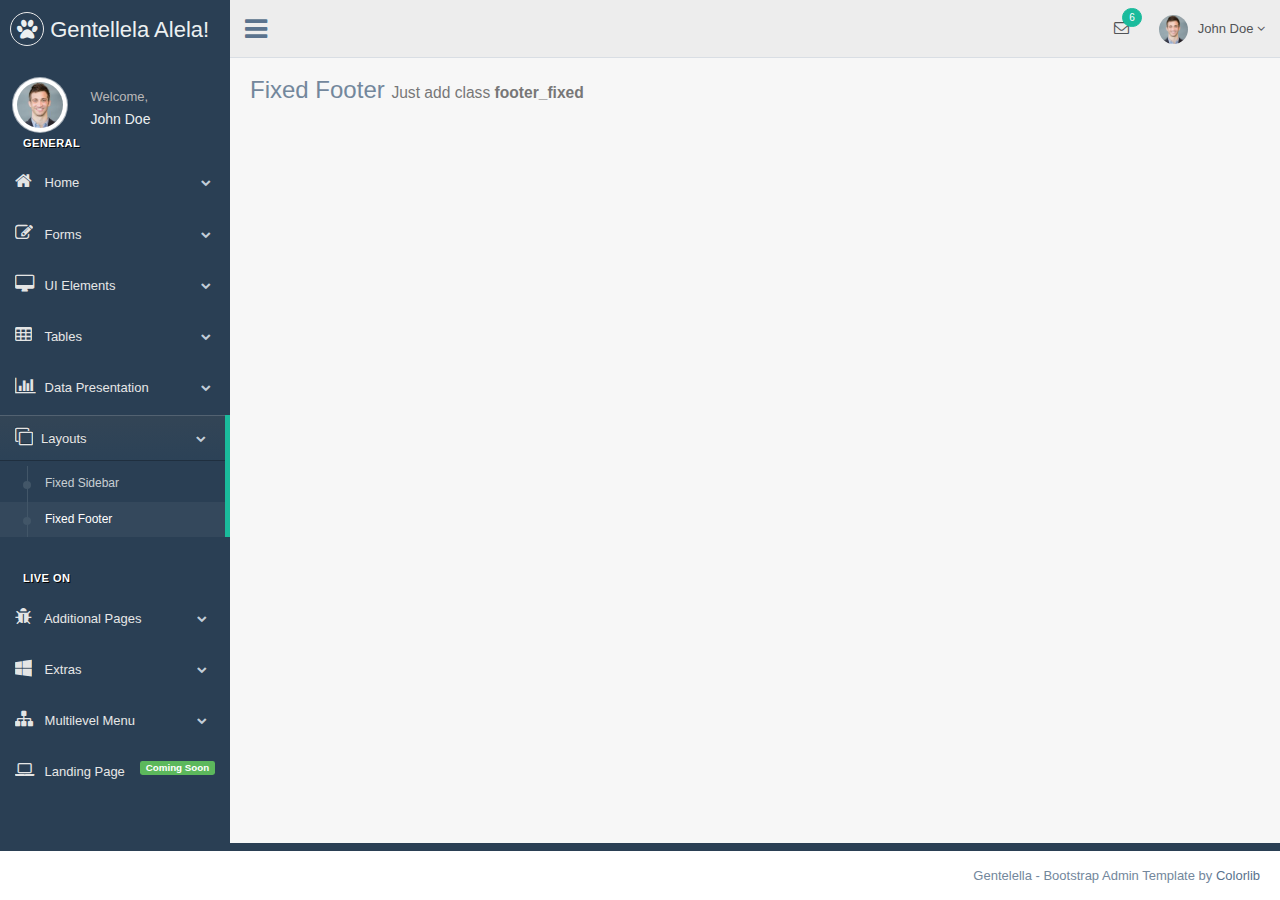
<file: backstage/html/fixed_footer.html>
<!DOCTYPE html>
<html lang="en">
  <head>
    <meta http-equiv="Content-Type" content="text/html; charset=UTF-8">
    <!-- Meta, title, CSS, favicons, etc. -->
    <meta charset="utf-8">
    <meta http-equiv="X-UA-Compatible" content="IE=edge">
    <meta name="viewport" content="width=device-width, initial-scale=1">

    <title>Gentellela Alela! | </title>

    <!-- Bootstrap -->
    <link href="../vendors/bootstrap/dist/css/bootstrap.min.css" rel="stylesheet">
    <!-- Font Awesome -->
    <link href="../vendors/font-awesome/css/font-awesome.min.css" rel="stylesheet">
    <!-- NProgress -->
    <link href="../vendors/nprogress/nprogress.css" rel="stylesheet">
    <!-- jQuery custom content scroller -->
    <link href="../vendors/malihu-custom-scrollbar-plugin/jquery.mCustomScrollbar.min.css" rel="stylesheet"/>

    <!-- Custom Theme Style -->
    <link href="../build/css/custom.min.css" rel="stylesheet">
  </head>

  <body class="nav-md footer_fixed">
    <div class="container body">
      <div class="main_container">
        <div class="col-md-3 left_col">
          <div class="left_col scroll-view">
            <div class="navbar nav_title" style="border: 0;">
              <a href="index.html" class="site_title"><i class="fa fa-paw"></i> <span>Gentellela Alela!</span></a>
            </div>

            <div class="clearfix"></div>

            <!-- menu profile quick info -->
            <div class="profile">
              <div class="profile_pic">
                <img src="images/img.jpg" alt="..." class="img-circle profile_img">
              </div>
              <div class="profile_info">
                <span>Welcome,</span>
                <h2>John Doe</h2>
              </div>
            </div>
            <!-- /menu profile quick info -->

            <br />

            <!-- sidebar menu -->
            <div id="sidebar-menu" class="main_menu_side hidden-print main_menu">
              <div class="menu_section">
                <h3>General</h3>
                <ul class="nav side-menu">
                  <li><a><i class="fa fa-home"></i> Home <span class="fa fa-chevron-down"></span></a>
                    <ul class="nav child_menu">
                      <li><a href="index.html">Dashboard</a></li>
                      <li><a href="index2.html">Dashboard2</a></li>
                      <li><a href="index3.html">Dashboard3</a></li>
                    </ul>
                  </li>
                  <li><a><i class="fa fa-edit"></i> Forms <span class="fa fa-chevron-down"></span></a>
                    <ul class="nav child_menu">
                      <li><a href="form.html">General Form</a></li>
                      <li><a href="form_advanced.html">Advanced Components</a></li>
                      <li><a href="form_validation.html">Form Validation</a></li>
                      <li><a href="form_wizards.html">Form Wizard</a></li>
                      <li><a href="form_upload.html">Form Upload</a></li>
                      <li><a href="form_buttons.html">Form Buttons</a></li>
                    </ul>
                  </li>
                  <li><a><i class="fa fa-desktop"></i> UI Elements <span class="fa fa-chevron-down"></span></a>
                    <ul class="nav child_menu">
                      <li><a href="general_elements.html">General Elements</a></li>
                      <li><a href="media_gallery.html">Media Gallery</a></li>
                      <li><a href="typography.html">Typography</a></li>
                      <li><a href="icons.html">Icons</a></li>
                      <li><a href="glyphicons.html">Glyphicons</a></li>
                      <li><a href="widgets.html">Widgets</a></li>
                      <li><a href="invoice.html">Invoice</a></li>
                      <li><a href="inbox.html">Inbox</a></li>
                      <li><a href="calendar.html">Calendar</a></li>
                    </ul>
                  </li>
                  <li><a><i class="fa fa-table"></i> Tables <span class="fa fa-chevron-down"></span></a>
                    <ul class="nav child_menu">
                      <li><a href="tables.html">Tables</a></li>
                      <li><a href="tables_dynamic.html">Table Dynamic</a></li>
                    </ul>
                  </li>
                  <li><a><i class="fa fa-bar-chart-o"></i> Data Presentation <span class="fa fa-chevron-down"></span></a>
                    <ul class="nav child_menu">
                      <li><a href="chartjs.html">Chart JS</a></li>
                      <li><a href="chartjs2.html">Chart JS2</a></li>
                      <li><a href="morisjs.html">Moris JS</a></li>
                      <li><a href="echarts.html">ECharts</a></li>
                      <li><a href="other_charts.html">Other Charts</a></li>
                    </ul>
                  </li>
                  <li><a><i class="fa fa-clone"></i>Layouts <span class="fa fa-chevron-down"></span></a>
                    <ul class="nav child_menu">
                      <li><a href="fixed_sidebar.html">Fixed Sidebar</a></li>
                      <li><a href="fixed_footer.html">Fixed Footer</a></li>
                    </ul>
                  </li>
                </ul>
              </div>
              <div class="menu_section">
                <h3>Live On</h3>
                <ul class="nav side-menu">
                  <li><a><i class="fa fa-bug"></i> Additional Pages <span class="fa fa-chevron-down"></span></a>
                    <ul class="nav child_menu">
                      <li><a href="e_commerce.html">E-commerce</a></li>
                      <li><a href="projects.html">Projects</a></li>
                      <li><a href="project_detail.html">Project Detail</a></li>
                      <li><a href="contacts.html">Contacts</a></li>
                      <li><a href="profile.html">Profile</a></li>
                    </ul>
                  </li>
                  <li><a><i class="fa fa-windows"></i> Extras <span class="fa fa-chevron-down"></span></a>
                    <ul class="nav child_menu">
                      <li><a href="page_403.html">403 Error</a></li>
                      <li><a href="page_404.html">404 Error</a></li>
                      <li><a href="page_500.html">500 Error</a></li>
                      <li><a href="plain_page.html">Plain Page</a></li>
                      <li><a href="login.html">Login Page</a></li>
                      <li><a href="pricing_tables.html">Pricing Tables</a></li>
                    </ul>
                  </li>
                  <li><a><i class="fa fa-sitemap"></i> Multilevel Menu <span class="fa fa-chevron-down"></span></a>
                    <ul class="nav child_menu">
                        <li><a href="#level1_1">Level One</a>
                        <li><a>Level One<span class="fa fa-chevron-down"></span></a>
                          <ul class="nav child_menu">
                            <li class="sub_menu"><a href="level2.html">Level Two</a>
                            </li>
                            <li><a href="#level2_1">Level Two</a>
                            </li>
                            <li><a href="#level2_2">Level Two</a>
                            </li>
                          </ul>
                        </li>
                        <li><a href="#level1_2">Level One</a>
                        </li>
                    </ul>
                  </li>                  
                  <li><a href="javascript:void(0)"><i class="fa fa-laptop"></i> Landing Page <span class="label label-success pull-right">Coming Soon</span></a></li>
                </ul>
              </div>

            </div>
            <!-- /sidebar menu -->

            <!-- /menu footer buttons -->
            <div class="sidebar-footer hidden-small">
              <a data-toggle="tooltip" data-placement="top" title="Settings">
                <span class="glyphicon glyphicon-cog" aria-hidden="true"></span>
              </a>
              <a data-toggle="tooltip" data-placement="top" title="FullScreen">
                <span class="glyphicon glyphicon-fullscreen" aria-hidden="true"></span>
              </a>
              <a data-toggle="tooltip" data-placement="top" title="Lock">
                <span class="glyphicon glyphicon-eye-close" aria-hidden="true"></span>
              </a>
              <a data-toggle="tooltip" data-placement="top" title="Logout">
                <span class="glyphicon glyphicon-off" aria-hidden="true"></span>
              </a>
            </div>
            <!-- /menu footer buttons -->
          </div>
        </div>

        <!-- top navigation -->
        <div class="top_nav">
          <div class="nav_menu">
            <nav>
              <div class="nav toggle">
                <a id="menu_toggle"><i class="fa fa-bars"></i></a>
              </div>

              <ul class="nav navbar-nav navbar-right">
                <li class="">
                  <a href="javascript:;" class="user-profile dropdown-toggle" data-toggle="dropdown" aria-expanded="false">
                    <img src="images/img.jpg" alt="">John Doe
                    <span class=" fa fa-angle-down"></span>
                  </a>
                  <ul class="dropdown-menu dropdown-usermenu pull-right">
                    <li><a href="javascript:;"> Profile</a></li>
                    <li>
                      <a href="javascript:;">
                        <span class="badge bg-red pull-right">50%</span>
                        <span>Settings</span>
                      </a>
                    </li>
                    <li><a href="javascript:;">Help</a></li>
                    <li><a href="login.html"><i class="fa fa-sign-out pull-right"></i> Log Out</a></li>
                  </ul>
                </li>

                <li role="presentation" class="dropdown">
                  <a href="javascript:;" class="dropdown-toggle info-number" data-toggle="dropdown" aria-expanded="false">
                    <i class="fa fa-envelope-o"></i>
                    <span class="badge bg-green">6</span>
                  </a>
                  <ul id="menu1" class="dropdown-menu list-unstyled msg_list" role="menu">
                    <li>
                      <a>
                        <span class="image"><img src="images/img.jpg" alt="Profile Image" /></span>
                        <span>
                          <span>John Smith</span>
                          <span class="time">3 mins ago</span>
                        </span>
                        <span class="message">
                          Film festivals used to be do-or-die moments for movie makers. They were where...
                        </span>
                      </a>
                    </li>
                    <li>
                      <a>
                        <span class="image"><img src="images/img.jpg" alt="Profile Image" /></span>
                        <span>
                          <span>John Smith</span>
                          <span class="time">3 mins ago</span>
                        </span>
                        <span class="message">
                          Film festivals used to be do-or-die moments for movie makers. They were where...
                        </span>
                      </a>
                    </li>
                    <li>
                      <a>
                        <span class="image"><img src="images/img.jpg" alt="Profile Image" /></span>
                        <span>
                          <span>John Smith</span>
                          <span class="time">3 mins ago</span>
                        </span>
                        <span class="message">
                          Film festivals used to be do-or-die moments for movie makers. They were where...
                        </span>
                      </a>
                    </li>
                    <li>
                      <a>
                        <span class="image"><img src="images/img.jpg" alt="Profile Image" /></span>
                        <span>
                          <span>John Smith</span>
                          <span class="time">3 mins ago</span>
                        </span>
                        <span class="message">
                          Film festivals used to be do-or-die moments for movie makers. They were where...
                        </span>
                      </a>
                    </li>
                    <li>
                      <div class="text-center">
                        <a>
                          <strong>See All Alerts</strong>
                          <i class="fa fa-angle-right"></i>
                        </a>
                      </div>
                    </li>
                  </ul>
                </li>
              </ul>
            </nav>
          </div>

        </div>
        <!-- /top navigation -->

        <!-- page content -->
        <div class="right_col" role="main">
          <div class="">
            <div class="page-title">
              <div class="title_left">
                <h3>Fixed Footer <small> Just add class <strong>footer_fixed</strong></small></h3>
              </div>
            </div>
          </div>
        </div>
        <!-- /page content -->

        <!-- footer content -->
        <footer>
          <div class="pull-right">
            Gentelella - Bootstrap Admin Template by <a href="https://colorlib.com">Colorlib</a>
          </div>
          <div class="clearfix"></div>
        </footer>
        <!-- /footer content -->
      </div>
    </div>

    <!-- jQuery -->
    <script src="../vendors/jquery/dist/jquery.min.js"></script>
    <!-- Bootstrap -->
    <script src="../vendors/bootstrap/dist/js/bootstrap.min.js"></script>
    <!-- FastClick -->
    <script src="../vendors/fastclick/lib/fastclick.js"></script>
    <!-- NProgress -->
    <script src="../vendors/nprogress/nprogress.js"></script>
    <!-- jQuery custom content scroller -->
    <script src="../vendors/malihu-custom-scrollbar-plugin/jquery.mCustomScrollbar.concat.min.js"></script>

    <!-- Custom Theme Scripts -->
    <script src="../build/js/custom.min.js"></script>
  </body>
</html>
</file>
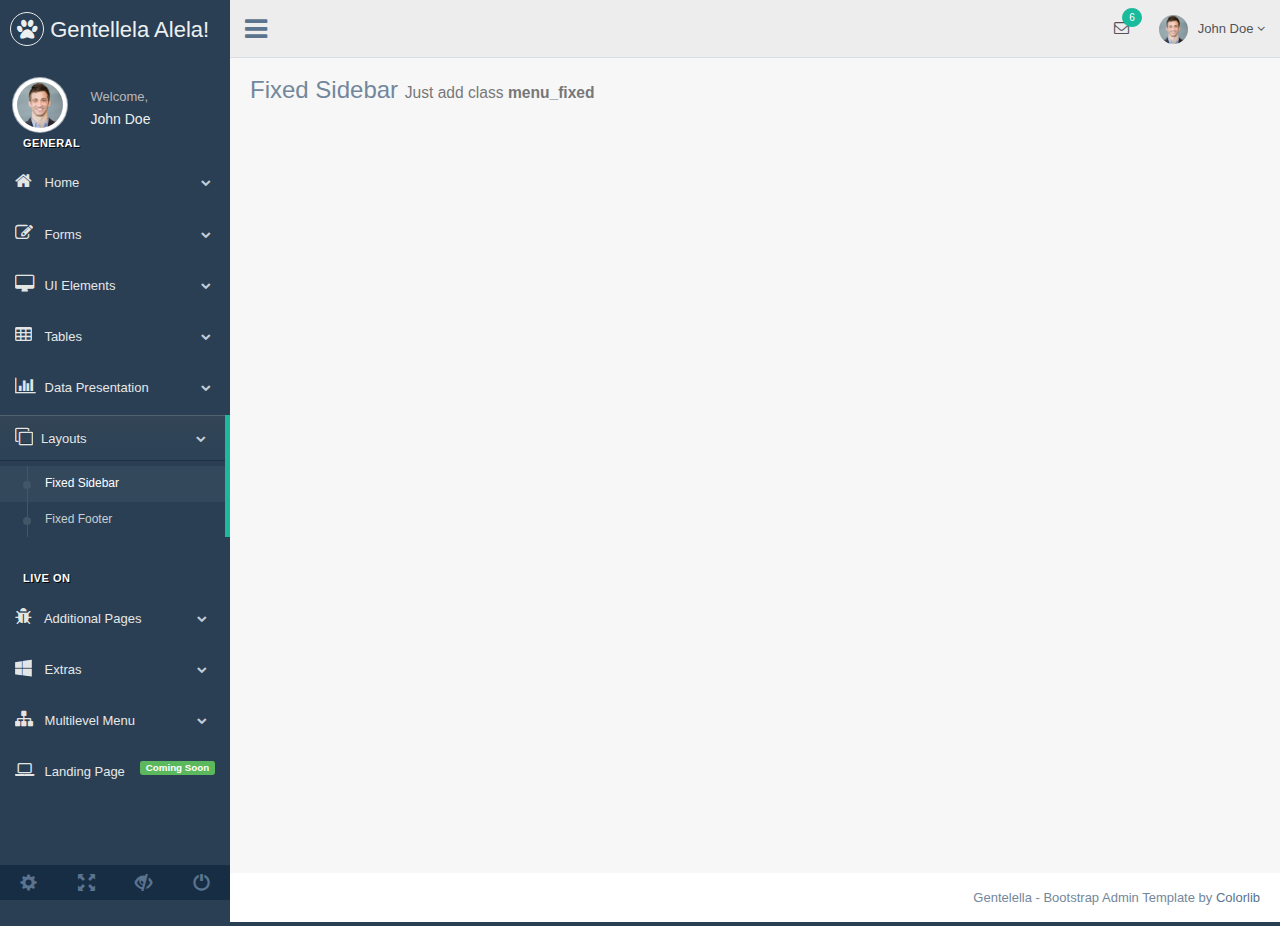
<file: backstage/html/fixed_sidebar.html>
<!DOCTYPE html>
<html lang="en">
  <head>
    <meta http-equiv="Content-Type" content="text/html; charset=UTF-8">
    <!-- Meta, title, CSS, favicons, etc. -->
    <meta charset="utf-8">
    <meta http-equiv="X-UA-Compatible" content="IE=edge">
    <meta name="viewport" content="width=device-width, initial-scale=1">

    <title>Gentellela Alela! | </title>

    <!-- Bootstrap -->
    <link href="../vendors/bootstrap/dist/css/bootstrap.min.css" rel="stylesheet">
    <!-- Font Awesome -->
    <link href="../vendors/font-awesome/css/font-awesome.min.css" rel="stylesheet">
    <!-- NProgress -->
    <link href="../vendors/nprogress/nprogress.css" rel="stylesheet">
    <!-- jQuery custom content scroller -->
    <link href="../vendors/malihu-custom-scrollbar-plugin/jquery.mCustomScrollbar.min.css" rel="stylesheet"/>

    <!-- Custom Theme Style -->
    <link href="../build/css/custom.min.css" rel="stylesheet">
  </head>

  <body class="nav-md">
    <div class="container body">
      <div class="main_container">
        <div class="col-md-3 left_col menu_fixed">
          <div class="left_col scroll-view">
            <div class="navbar nav_title" style="border: 0;">
              <a href="index.html" class="site_title"><i class="fa fa-paw"></i> <span>Gentellela Alela!</span></a>
            </div>

            <div class="clearfix"></div>

            <!-- menu profile quick info -->
            <div class="profile">
              <div class="profile_pic">
                <img src="images/img.jpg" alt="..." class="img-circle profile_img">
              </div>
              <div class="profile_info">
                <span>Welcome,</span>
                <h2>John Doe</h2>
              </div>
            </div>
            <!-- /menu profile quick info -->

            <br />

            <!-- sidebar menu -->
            <div id="sidebar-menu" class="main_menu_side hidden-print main_menu">
              <div class="menu_section">
                <h3>General</h3>
                <ul class="nav side-menu">
                  <li><a><i class="fa fa-home"></i> Home <span class="fa fa-chevron-down"></span></a>
                    <ul class="nav child_menu">
                      <li><a href="index.html">Dashboard</a></li>
                      <li><a href="index2.html">Dashboard2</a></li>
                      <li><a href="index3.html">Dashboard3</a></li>
                    </ul>
                  </li>
                  <li><a><i class="fa fa-edit"></i> Forms <span class="fa fa-chevron-down"></span></a>
                    <ul class="nav child_menu">
                      <li><a href="form.html">General Form</a></li>
                      <li><a href="form_advanced.html">Advanced Components</a></li>
                      <li><a href="form_validation.html">Form Validation</a></li>
                      <li><a href="form_wizards.html">Form Wizard</a></li>
                      <li><a href="form_upload.html">Form Upload</a></li>
                      <li><a href="form_buttons.html">Form Buttons</a></li>
                    </ul>
                  </li>
                  <li><a><i class="fa fa-desktop"></i> UI Elements <span class="fa fa-chevron-down"></span></a>
                    <ul class="nav child_menu">
                      <li><a href="general_elements.html">General Elements</a></li>
                      <li><a href="media_gallery.html">Media Gallery</a></li>
                      <li><a href="typography.html">Typography</a></li>
                      <li><a href="icons.html">Icons</a></li>
                      <li><a href="glyphicons.html">Glyphicons</a></li>
                      <li><a href="widgets.html">Widgets</a></li>
                      <li><a href="invoice.html">Invoice</a></li>
                      <li><a href="inbox.html">Inbox</a></li>
                      <li><a href="calendar.html">Calendar</a></li>
                    </ul>
                  </li>
                  <li><a><i class="fa fa-table"></i> Tables <span class="fa fa-chevron-down"></span></a>
                    <ul class="nav child_menu">
                      <li><a href="tables.html">Tables</a></li>
                      <li><a href="tables_dynamic.html">Table Dynamic</a></li>
                    </ul>
                  </li>
                  <li><a><i class="fa fa-bar-chart-o"></i> Data Presentation <span class="fa fa-chevron-down"></span></a>
                    <ul class="nav child_menu">
                      <li><a href="chartjs.html">Chart JS</a></li>
                      <li><a href="chartjs2.html">Chart JS2</a></li>
                      <li><a href="morisjs.html">Moris JS</a></li>
                      <li><a href="echarts.html">ECharts</a></li>
                      <li><a href="other_charts.html">Other Charts</a></li>
                    </ul>
                  </li>
                  <li><a><i class="fa fa-clone"></i>Layouts <span class="fa fa-chevron-down"></span></a>
                    <ul class="nav child_menu">
                      <li><a href="fixed_sidebar.html">Fixed Sidebar</a></li>
                      <li><a href="fixed_footer.html">Fixed Footer</a></li>
                    </ul>
                  </li>
                </ul>
              </div>
              <div class="menu_section">
                <h3>Live On</h3>
                <ul class="nav side-menu">
                  <li><a><i class="fa fa-bug"></i> Additional Pages <span class="fa fa-chevron-down"></span></a>
                    <ul class="nav child_menu">
                      <li><a href="e_commerce.html">E-commerce</a></li>
                      <li><a href="projects.html">Projects</a></li>
                      <li><a href="project_detail.html">Project Detail</a></li>
                      <li><a href="contacts.html">Contacts</a></li>
                      <li><a href="profile.html">Profile</a></li>
                    </ul>
                  </li>
                  <li><a><i class="fa fa-windows"></i> Extras <span class="fa fa-chevron-down"></span></a>
                    <ul class="nav child_menu">
                      <li><a href="page_403.html">403 Error</a></li>
                      <li><a href="page_404.html">404 Error</a></li>
                      <li><a href="page_500.html">500 Error</a></li>
                      <li><a href="plain_page.html">Plain Page</a></li>
                      <li><a href="login.html">Login Page</a></li>
                      <li><a href="pricing_tables.html">Pricing Tables</a></li>
                    </ul>
                  </li>
                  <li><a><i class="fa fa-sitemap"></i> Multilevel Menu <span class="fa fa-chevron-down"></span></a>
                    <ul class="nav child_menu">
                        <li><a href="#level1_1">Level One</a>
                        <li><a>Level One<span class="fa fa-chevron-down"></span></a>
                          <ul class="nav child_menu">
                            <li class="sub_menu"><a href="level2.html">Level Two</a>
                            </li>
                            <li><a href="#level2_1">Level Two</a>
                            </li>
                            <li><a href="#level2_2">Level Two</a>
                            </li>
                          </ul>
                        </li>
                        <li><a href="#level1_2">Level One</a>
                        </li>
                    </ul>
                  </li>                  
                  <li><a href="javascript:void(0)"><i class="fa fa-laptop"></i> Landing Page <span class="label label-success pull-right">Coming Soon</span></a></li>
                </ul>
              </div>

            </div>
            <!-- /sidebar menu -->

            <!-- /menu footer buttons -->
            <div class="sidebar-footer hidden-small">
              <a data-toggle="tooltip" data-placement="top" title="Settings">
                <span class="glyphicon glyphicon-cog" aria-hidden="true"></span>
              </a>
              <a data-toggle="tooltip" data-placement="top" title="FullScreen">
                <span class="glyphicon glyphicon-fullscreen" aria-hidden="true"></span>
              </a>
              <a data-toggle="tooltip" data-placement="top" title="Lock">
                <span class="glyphicon glyphicon-eye-close" aria-hidden="true"></span>
              </a>
              <a data-toggle="tooltip" data-placement="top" title="Logout">
                <span class="glyphicon glyphicon-off" aria-hidden="true"></span>
              </a>
            </div>
            <!-- /menu footer buttons -->
          </div>
        </div>

        <!-- top navigation -->
        <div class="top_nav">
          <div class="nav_menu">
            <nav>
              <div class="nav toggle">
                <a id="menu_toggle"><i class="fa fa-bars"></i></a>
              </div>

              <ul class="nav navbar-nav navbar-right">
                <li class="">
                  <a href="javascript:;" class="user-profile dropdown-toggle" data-toggle="dropdown" aria-expanded="false">
                    <img src="images/img.jpg" alt="">John Doe
                    <span class=" fa fa-angle-down"></span>
                  </a>
                  <ul class="dropdown-menu dropdown-usermenu pull-right">
                    <li><a href="javascript:;"> Profile</a></li>
                    <li>
                      <a href="javascript:;">
                        <span class="badge bg-red pull-right">50%</span>
                        <span>Settings</span>
                      </a>
                    </li>
                    <li><a href="javascript:;">Help</a></li>
                    <li><a href="login.html"><i class="fa fa-sign-out pull-right"></i> Log Out</a></li>
                  </ul>
                </li>

                <li role="presentation" class="dropdown">
                  <a href="javascript:;" class="dropdown-toggle info-number" data-toggle="dropdown" aria-expanded="false">
                    <i class="fa fa-envelope-o"></i>
                    <span class="badge bg-green">6</span>
                  </a>
                  <ul id="menu1" class="dropdown-menu list-unstyled msg_list" role="menu">
                    <li>
                      <a>
                        <span class="image"><img src="images/img.jpg" alt="Profile Image" /></span>
                        <span>
                          <span>John Smith</span>
                          <span class="time">3 mins ago</span>
                        </span>
                        <span class="message">
                          Film festivals used to be do-or-die moments for movie makers. They were where...
                        </span>
                      </a>
                    </li>
                    <li>
                      <a>
                        <span class="image"><img src="images/img.jpg" alt="Profile Image" /></span>
                        <span>
                          <span>John Smith</span>
                          <span class="time">3 mins ago</span>
                        </span>
                        <span class="message">
                          Film festivals used to be do-or-die moments for movie makers. They were where...
                        </span>
                      </a>
                    </li>
                    <li>
                      <a>
                        <span class="image"><img src="images/img.jpg" alt="Profile Image" /></span>
                        <span>
                          <span>John Smith</span>
                          <span class="time">3 mins ago</span>
                        </span>
                        <span class="message">
                          Film festivals used to be do-or-die moments for movie makers. They were where...
                        </span>
                      </a>
                    </li>
                    <li>
                      <a>
                        <span class="image"><img src="images/img.jpg" alt="Profile Image" /></span>
                        <span>
                          <span>John Smith</span>
                          <span class="time">3 mins ago</span>
                        </span>
                        <span class="message">
                          Film festivals used to be do-or-die moments for movie makers. They were where...
                        </span>
                      </a>
                    </li>
                    <li>
                      <div class="text-center">
                        <a>
                          <strong>See All Alerts</strong>
                          <i class="fa fa-angle-right"></i>
                        </a>
                      </div>
                    </li>
                  </ul>
                </li>
              </ul>
            </nav>
          </div>
        </div>
        <!-- /top navigation -->

        <!-- page content -->
        <div class="right_col" role="main">
          <div class="">
            <div class="page-title">
              <div class="title_left">
                <h3>Fixed Sidebar <small> Just add class <strong>menu_fixed</strong></small></h3>
              </div>
            </div>
          </div>
        </div>
        <!-- /page content -->

        <!-- footer content -->
        <footer>
          <div class="pull-right">
            Gentelella - Bootstrap Admin Template by <a href="https://colorlib.com">Colorlib</a>
          </div>
          <div class="clearfix"></div>
        </footer>
        <!-- /footer content -->
      </div>
    </div>

    <!-- jQuery -->
    <script src="../vendors/jquery/dist/jquery.min.js"></script>
    <!-- Bootstrap -->
    <script src="../vendors/bootstrap/dist/js/bootstrap.min.js"></script>
    <!-- FastClick -->
    <script src="../vendors/fastclick/lib/fastclick.js"></script>
    <!-- NProgress -->
    <script src="../vendors/nprogress/nprogress.js"></script>
    <!-- jQuery custom content scroller -->
    <script src="../vendors/malihu-custom-scrollbar-plugin/jquery.mCustomScrollbar.concat.min.js"></script>

    <!-- Custom Theme Scripts -->
    <script src="../build/js/custom.min.js"></script>
  </body>
</html>
</file>
<file: backstage/vendors/nprogress/nprogress.css>
/* Make clicks pass-through */
#nprogress {
  pointer-events: none;
}

#nprogress .bar {
  background: #29d;

  position: fixed;
  z-index: 1031;
  top: 0;
  left: 0;

  width: 100%;
  height: 2px;
}

/* Fancy blur effect */
#nprogress .peg {
  display: block;
  position: absolute;
  right: 0px;
  width: 100px;
  height: 100%;
  box-shadow: 0 0 10px #29d, 0 0 5px #29d;
  opacity: 1.0;

  -webkit-transform: rotate(3deg) translate(0px, -4px);
      -ms-transform: rotate(3deg) translate(0px, -4px);
          transform: rotate(3deg) translate(0px, -4px);
}

/* Remove these to get rid of the spinner */
#nprogress .spinner {
  display: block;
  position: fixed;
  z-index: 1031;
  top: 15px;
  right: 15px;
}

#nprogress .spinner-icon {
  width: 18px;
  height: 18px;
  box-sizing: border-box;

  border: solid 2px transparent;
  border-top-color: #29d;
  border-left-color: #29d;
  border-radius: 50%;

  -webkit-animation: nprogress-spinner 400ms linear infinite;
          animation: nprogress-spinner 400ms linear infinite;
}

.nprogress-custom-parent {
  overflow: hidden;
  position: relative;
}

.nprogress-custom-parent #nprogress .spinner,
.nprogress-custom-parent #nprogress .bar {
  position: absolute;
}

@-webkit-keyframes nprogress-spinner {
  0%   { -webkit-transform: rotate(0deg); }
  100% { -webkit-transform: rotate(360deg); }
}
@keyframes nprogress-spinner {
  0%   { transform: rotate(0deg); }
  100% { transform: rotate(360deg); }
}
</file>
<file: backstage/vendors/iCheck/skins/flat/green.css>
/* iCheck plugin Flat skin, green
----------------------------------- */
.icheckbox_flat-green,
.iradio_flat-green {
    display: inline-block;
    *display: inline;
    vertical-align: middle;
    margin: 0;
    padding: 0;
    width: 20px;
    height: 20px;
    background: url(green.png) no-repeat;
    border: none;
    cursor: pointer;
}

.icheckbox_flat-green {
    background-position: 0 0;
}
    .icheckbox_flat-green.checked {
        background-position: -22px 0;
    }
    .icheckbox_flat-green.disabled {
        background-position: -44px 0;
        cursor: default;
    }
    .icheckbox_flat-green.checked.disabled {
        background-position: -66px 0;
    }

.iradio_flat-green {
    background-position: -88px 0;
}
    .iradio_flat-green.checked {
        background-position: -110px 0;
    }
    .iradio_flat-green.disabled {
        background-position: -132px 0;
        cursor: default;
    }
    .iradio_flat-green.checked.disabled {
        background-position: -154px 0;
    }

/* HiDPI support */
@media (-o-min-device-pixel-ratio: 5/4), (-webkit-min-device-pixel-ratio: 1.25), (min-resolution: 120dpi) {
    .icheckbox_flat-green,
    .iradio_flat-green {
        background-image: url(green@2x.png);
        -webkit-background-size: 176px 22px;
        background-size: 176px 22px;
    }
}
</file>
<file: stage/resources/css/style.css>
/*-----------覆写bootstrap------------------------*/

.container-fluid{
	padding: 15px 15px 40px; 
	background-color: #f8f8f8;
	font-family: arial,"微软雅黑",tahoma;

}
a, a:hover, a:visited{
	color: #000;
	text-decoration:none;
}
p{font-size: 12px;margin: 0;}
.carousel-indicators li{
	width: 5px;
	height: 5px;
}
.carousel-indicators .active{
	width: 7px;
	height: 7px;
}

@media (max-width: 360px){
	.topBanner{margin: -10px;}
}
@media (min-width: 360px){
	.topBanner{margin: -10px;}
}

/*-----------/覆写bootstrap------------------------*/
.fluid{
	padding: 0;
	margin: 0;
}
.content{
	background-color: #fbf9f5;
}
@media (max-width: 360px){
	.content {
	    width: 100%;
	    margin: 0 auto;
	}
	.content-sidebar{
		display: none;
	}

}
@media (min-width: 360px){
	.content {
	    width: 100%;
	    margin: 0 auto;
	}
	.content-sidebar{
		display: none;
	}

}

@media (min-width: 570px){
	.content {
	    width: 540px;
	    margin: 0 auto;
	}
	.content-body{
		width: 540px;
		padding: 10px;
	}
	.content-sidebar{
		display: none;
	}
	.swiper-container{
        width: 540px;
    }
}
@media (min-width: 760px){
	.content {
	    width: 760px;
	    margin: 30px auto 20px;
	}
	.content-body{
		width: 540px;
		float: left;
		border:1px solid #ddd;
		box-shadow:0px 2px 10px rgba(0,0,0,0.1);
		padding: 10px;
	}
	.content-sidebar{
		display: block;
	}
	.swiper-container{
        width: 540px;
    }
}

@media (min-width: 800px){
	.content {
	    width: 760px;
	    margin: 30px auto 20px;
	}
	.content-body{
		width: 540px;
		float: left;
		border:1px solid #ddd;
		box-shadow:0px 2px 10px rgba(0,0,0,0.1);
		padding: 10px;
	}
	.content-sidebar{
		display: block;
	}
	.swiper-container{
        width: 540px;
    }
	
}
.content-body{
	position: relative;
}
.swiper-container{
    height: 100%;
    margin: -11px -12px;
}
.section-detail p:last-child{
	margin-bottom:10px;
}
.content-sidebar{
	width: 180px;
	float: left;
	margin-left: 40px;
	text-align: center;
	margin-top: 30px;
}
.table-cell{
	display: table-cell;
	vertical-align: middle;
}
.side-img img{
	border-radius: 50%;
	width: 60px;
	height: 60px;
}
.side-name{
	padding-left: 10px;
}
.section-detail{
	border:1px solid #e4e4e4; 
	border-radius: 2px;
	background-color: #fff;
	margin-top: 15px;
}
.side-section{
		padding: 0 27px;
	}
.myTab{position: relative; }
.bottom-label p{
	display: block;
	color: #fff;
}
.bottom-label{
	position: absolute;
	right: 10px;
	left: 10px;
	bottom: 5px;
	background-color: rgba(0, 0, 0, 0.4) ;
	padding: 3px 5px;
	border-radius: 2px;
}
.labelLeft{
	float: left;
}
.labelRight{
	float: right;
}
.prod-img img{
	width: 100%; 
	margin-bottom: 10px;
}
.type-btn{
	margin-top: 30px;
}
.type-btn .row{
	width: 90%;
	margin: 0 auto 15px;
}
.type-btn .col-xs-3{padding: 0; }
.btn-type{
	border:1px solid #A88E74;
	padding: 4px 15px;
}
.type-btn .col-xs-6{padding: 0;}
.row.goods-area{
	margin: 5px 5px 0;
}
.goods-area .col-sm-4{
	padding: 0 5px;
	margin-bottom: 10px; 
}
.goods-area .col-xs-6{
	padding: 0 5px;
	margin-bottom: 10px; 
}
.goods-font{
	display: block;
	height: 32px;
	overflow: hidden;
	word-break: break-all;
	margin-bottom: 5px;
	color: #333;
}
.gs-single{background-color: #fff; }

.gs-single .single-img{min-height: 160px; margin-bottom: 10px;}

.btn-buy{
	background-image: url(../img/showcase.png);
	background-repeat: no-repeat;
	background-position: 0 0;
	width: 30px;
	height: 25px;
	position: absolute;
	bottom: 5px;
	right: -2px;
}
.single-buy{position: relative; padding-top: 5px; padding-bottom: 5px; }
.myFooter .container-fluid{
	padding: 6px 15px 2px;
}
.myFooter li{
	width: 25%;
	text-align: center;
}
.myFooter .nav-pills > li + li{
	margin: 0;
}
.myFooter .nav>li>a{padding: 5px 0px; }
.myFooter .dropdown-menu>li>a{padding: 5px 10px; }
.myFooter.navbar{min-height:auto;}
.sge-bottom{padding: 0 5px; }

.buy-now .modal-footer{
	text-align: center;
}

.buy-now .modal-content{border-radius: 0; padding:0 15px; }
.buy-now .modal-dialog{
	width: 100%;
	margin: 0;
	position: absolute;
	bottom: 0;
}
.buy-now .close{margin-top: -10px;}
.buy-now .modal-header,.buy-now .modal-body,.buy-now .modal-footer{
	/*padding-top: 5px;
	padding-bottom: 5px;*/
    padding-left: 0px;
    padding-right: 0px;
}
.bnow-img{width: 50px;}
.bnow-img img{height: 50px; border-radius: 50%; float: left; display: inline-block; }
.bnow-dec{display: inline-block; float: left; margin-left: 10px; margin-top: 10px; width: 260px;}
.bnow-dec p{
	line-height: 1.5em; overflow: hidden; word-break: break-all; 
	 white-space:nowrap; 
}
.bnow-price{color: #e38d13; }
.bnow-label{width: 80px; float: left; line-height: 34px; }
.bnow-num{float: right; }
.bnow-number{vertical-align: middle;}
.btn-item{
	background-color: #e38d13;
	color: #fff;
	padding:2px 5px;
	margin-bottom:5px;
}
.btn-item.actived{
	background-color: #fff;
	color: #333;
	border:1px solid rgba(209, 88, 12, 0.87);
}
.buy-now .modal-body p{margin-bottom: 5px; }
.buy-now .modal-body,.buy-now .modal-body,.buy-now .modal-body{
    padding-top: 8px;
    padding-bottom: 8px;
}
.buy-now hr{margin-top: 8px; margin-bottom: 8px; }

.goods-detail{
	margin-top: 20px;
    margin-bottom: 10px;
}
.goods-detail hr{margin: 10px 0; }
.detail-price h4{margin-top: 0; margin-bottom: 0; font-size: 16px; line-height: 1.8em; 
}
.price-unm span{
	color: #f60;
}
.price-unm span i{font-weight: 900; font-size: 18px; }
.detail-unm p{
	line-height: 2em;
}
.goods-dec{margin-top: 20px; }
.goods-dec li{width: 50%; text-align: center; }
.goods-dec .nav-tabs{border:0; }

.goods-dec .nav-tabs>li.active>a, 
.goods-dec .nav-tabs>li.active>a:focus, 
.goods-dec .nav-tabs>li.active>a:hover{
	border-top:1px solid #FBF9F5;
	border-right:1px solid #FBF9F5;
	border-left:1px solid #FBF9F5;
	background:none;
	border-bottom: 2px solid #f60;
}
.gdec{padding-top: 10px;}
.gdec p{font-size: 16px; line-height: 2em; }
.gdec-special{text-align: center;}
.gdec-special p{font-weight: bold; }
.gdec-special img{margin: 5px 0;}

.pd .btn{padding: 6px 35px;}
.pd{
	position: relative;
}
.shopping-cart{
	position: absolute;
	top:-42px;
	right: 10px;
	font-size: 28px;
	
}
.connect-us{
	position: absolute;
	top:-45px;
	left: 10px;
}
a.btn-cu{
	background: none;
	border-radius: 100px;
	border:1px solid #5cb85c;
	color: #5cb85c;
	
}
.pd a.btn-cu{padding: 6px 10px;}

.shopping-cart a{color: #f0ad4e; }
</file>
<file: backstage/build/css/custom.min.css>
.left_col{background:#2A3F54}.nav-sm .container.body .col-md-3.left_col{width:70px;padding:0;z-index:9999;position:absolute}.nav-sm .container.body .col-md-3.left_col.menu_fixed{position:fixed;height:100%}.nav-sm .container.body .col-md-3.left_col .mCSB_container,.nav-sm .container.body .col-md-3.left_col .mCustomScrollBox{overflow:visible}.nav-sm .hidden-small{visibility:hidden}.nav-sm .container.body .right_col{padding:10px 20px;margin-left:70px;z-index:2}.nav-sm .navbar.nav_title{width:70px}.nav-sm .navbar.nav_title a span{display:none}.nav-sm .navbar.nav_title a i{font-size:27px;margin:13px 0 0 3px}.site_title i{border:1px solid #EAEAEA;padding:5px 6px;border-radius:50%}.nav-sm .main_container .top_nav{display:block;margin-left:70px;z-index:2}.nav-sm .nav.side-menu li a{text-align:center !important;font-weight:400;font-size:10px;padding:10px 5px}.nav-sm .nav.child_menu li.active,.nav-sm .nav.side-menu li.active-sm{border-right:5px solid #1ABB9C}.nav-sm ul.nav.child_menu ul,.nav-sm .nav.side-menu li.active-sm ul ul{position:static;width:200px;background:none}.nav-sm>.nav.side-menu>li.active-sm>a{color:#1ABB9C !important}.nav-sm .nav.side-menu li a i.toggle-up{display:none !important}.nav-sm .nav.side-menu li a i{font-size:25px !important;text-align:center;width:100% !important;margin-bottom:5px}.nav-sm ul.nav.child_menu{left:100%;position:absolute;top:0;width:210px;z-index:4000;background:#3E5367;display:none}.nav-sm ul.nav.child_menu li{padding:0 10px}.nav-sm ul.nav.child_menu li a{text-align:left !important}.nav-sm .profile{display:none}.menu_section{margin-bottom:35px}.menu_section h3{padding-left:23px;color:#fff;text-transform:uppercase;letter-spacing:.5px;font-weight:bold;font-size:11px;margin-bottom:0;margin-top:0;text-shadow:1px 1px #000}.menu_section>ul{margin-top:10px}.profile_pic{width:35%;float:left}.img-circle.profile_img{width:70%;background:#fff;margin-left:15%;z-index:1000;position:inherit;margin-top:20px;border:1px solid rgba(52,73,94,0.44);padding:4px}.profile_info{padding:25px 10px 10px;width:65%;float:left}.profile_info span{font-size:13px;line-height:30px;color:#BAB8B8}.profile_info h2{font-size:14px;color:#ECF0F1;margin:0;font-weight:300}.profile.img_2{text-align:center}.profile.img_2 .profile_pic{width:100%}.profile.img_2 .profile_pic .img-circle.profile_img{width:50%;margin:10px 0 0}.profile.img_2 .profile_info{padding:15px 10px 0;width:100%;margin-bottom:10px;float:left}.main_menu span.fa{float:right;text-align:center;margin-top:5px;font-size:10px;min-width:inherit;color:#C4CFDA}.active a span.fa{text-align:right !important;margin-right:4px}.nav-sm .menu_section{margin:0}.nav-sm span.fa,.nav-sm .menu_section h3{display:none}.nav-sm li li span.fa{display:inline-block}.nav_menu{float:left;background:#EDEDED;border-bottom:1px solid #D9DEE4;margin-bottom:10px;width:100%;position:relative}@media (min-width: 480px){.nav_menu{position:static}}.nav-md .container.body .col-md-3.left_col{width:230px;padding:0;position:absolute;display:-ms-flexbox;display:flex}.nav-md .container.body .col-md-3.left_col.menu_fixed{height:100%;position:fixed}body .container.body .right_col{background:#F7F7F7}.nav-md .container.body .right_col{padding:10px 20px 0;margin-left:230px}.nav_title{width:230px;float:left;background:#2A3F54;border-radius:0;height:57px}@media (max-width: 991px){.nav-md .container.body .right_col,.nav-md .container.body .top_nav{width:100%;margin:0}.nav-md .container.body .col-md-3.left_col{display:none}.nav-md .container.body .right_col{width:100%;padding-right:0}.right_col{padding:10px !important}}@media (max-width: 1200px){.x_title h2{width:62%;font-size:17px}.tile,.graph{zoom:85%;height:inherit}}@media (max-width: 1270px) and (min-width: 192px){.x_title h2 small{display:none}}.left_col .mCSB_scrollTools{width:6px}.left_col .mCSB_dragger{max-height:400px !important}.blue{color:#3498DB}.purple{color:#9B59B6}.green{color:#1ABB9C}.aero{color:#9CC2CB}.red{color:#E74C3C}.dark{color:#34495E}.border-blue{border-color:#3498DB !important}.border-purple{border-color:#9B59B6 !important}.border-green{border-color:#1ABB9C !important}.border-aero{border-color:#9CC2CB !important}.border-red{border-color:#E74C3C !important}.border-dark{border-color:#34495E !important}.bg-white{background:#fff !important;border:1px solid #fff !important;color:#73879C}.bg-green{background:#1ABB9C !important;border:1px solid #1ABB9C !important;color:#fff}.bg-red{background:#E74C3C !important;border:1px solid #E74C3C !important;color:#fff}.bg-blue{background:#3498DB !important;border:1px solid #3498DB !important;color:#fff}.bg-orange{background:#F39C12 !important;border:1px solid #F39C12 !important;color:#fff}.bg-purple{background:#9B59B6 !important;border:1px solid #9B59B6 !important;color:#fff}.bg-blue-sky{background:#50C1CF !important;border:1px solid #50C1CF !important;color:#fff}.container{width:100%;padding:0}.navbar-nav>li>a,.navbar-brand,.navbar-nav>li>a{color:#fff !important}.top_nav .nav>li>a:focus,.top_nav .nav>li>a:hover,.top_nav .nav .open>a,.top_nav .nav .open>a:focus,.top_nav .nav .open>a:hover{background:#D9DEE4}body{color:#73879C;background:#2A3F54;font-family:"Helvetica Neue", Roboto, Arial, "Droid Sans", sans-serif;font-size:13px;font-weight:400;line-height:1.471}.main_container .top_nav{display:block;margin-left:230px}.no-padding{padding:0 !important}.page-title{width:100%;height:65px;padding:10px 0}.page-title .title_left{width:45%;float:left;display:block}.page-title .title_left h3{margin:9px 0}.page-title .title_right{width:55%;float:left;display:block}.page-title .title_right .pull-right{margin:10px 0}.fixed_height_320{height:320px}.fixed_height_390{height:390px}.fixed_height_200{height:200px}.overflow_hidden{overflow:hidden}.progress-bar-dark{background-color:#34495E !important}.progress-bar-gray{background-color:#BDC3C7 !important}table.no-margin .progress{margin-bottom:0}.main_content{padding:10px 20px}.col-md-55{width:50%;margin-bottom:10px}@media (min-width: 768px){.col-md-55{width:20%}}@media (min-width: 992px){.col-md-55{width:20%}}@media (min-width: 1200px){.col-md-55{width:20%}}@media (min-width: 192px) and (max-width: 1270px){table.tile_info span.right{margin-right:7px;float:left}}.center-margin{margin:0 auto;float:none !important}.col-md-55,.col-xs-1,.col-sm-1,.col-md-1,.col-lg-1,.col-xs-2,.col-sm-2,.col-md-2,.col-lg-2,.col-xs-3,.col-sm-3,.col-md-3,.col-lg-3,.col-xs-4,.col-sm-4,.col-md-4,.col-lg-4,.col-xs-5,.col-sm-5,.col-md-5,.col-lg-5,.col-xs-6,.col-sm-6,.col-md-6,.col-lg-6,.col-xs-7,.col-sm-7,.col-md-7,.col-lg-7,.col-xs-8,.col-sm-8,.col-md-8,.col-lg-8,.col-xs-9,.col-sm-9,.col-md-9,.col-lg-9,.col-xs-10,.col-sm-10,.col-md-10,.col-lg-10,.col-xs-11,.col-sm-11,.col-md-11,.col-lg-11,.col-xs-12,.col-sm-12,.col-md-12,.col-lg-12{position:relative;min-height:1px;float:left;padding-right:10px;padding-left:10px}.row{margin-right:-10px;margin-left:-10px}.grid_slider .col-md-6{padding:0 40px}h1,.h1,h2,.h2,h3,.h3{margin-top:10px;margin-bottom:10px}a{color:#5A738E;text-decoration:none}a,a:visited,a:focus,a:active,:visited,:focus,:active,.btn:focus,.btn:active:focus,.btn.active:focus,.btn.focus,.btn:active.focus,.btn.active.focus{outline:0}a:hover,a:focus{text-decoration:none}.navbar{margin-bottom:0}.navbar-header{background:#34495E}.navbar-right{margin-right:0}.top_nav .navbar-right{margin:0;width:70%;float:right}.top_nav .navbar-right li{display:inline-block;float:right;position:static}@media (min-width: 480px){.top_nav .navbar-right li{position:relative}}.top_nav .dropdown-menu li{width:100%}.top_nav .dropdown-menu li a{width:100%;padding:12px 20px}.top_nav li a i{font-size:15px}.navbar-static-top{position:fixed;top:0;width:100%}.sidebar-header{border-bottom:0;margin-top:46px}.sidebar-header:first-of-type{margin-top:0}.nav.side-menu>li{position:relative;display:block;cursor:pointer}.nav.side-menu>li>a{margin-bottom:6px}.nav.side-menu>li>a:hover{color:#F2F5F7 !important}.nav.side-menu>li>a:hover,.nav>li>a:focus{text-decoration:none;background:transparent}.nav.child_menu{display:none}.nav.child_menu li:hover,.nav.child_menu li.active{background-color:rgba(255,255,255,0.06)}.nav.child_menu li{padding-left:36px}.nav-md ul.nav.child_menu li:before{background:#425668;bottom:auto;content:"";height:8px;left:23px;margin-top:15px;position:absolute;right:auto;width:8px;z-index:1;border-radius:50%}.nav-md ul.nav.child_menu li:after{border-left:1px solid #425668;bottom:0;content:"";left:27px;position:absolute;top:0}.nav.side-menu>li>a,.nav.child_menu>li>a{color:#E7E7E7;font-weight:500}.nav.child_menu li li:hover,.nav.child_menu li li.active{background:none}.nav.child_menu li li a:hover,.nav.child_menu li li a.active{color:#fff}.nav>li>a{position:relative;display:block;padding:13px 15px 12px}.nav.side-menu>li.current-page,.nav.side-menu>li.active{border-right:5px solid #1ABB9C}.nav li.current-page{background:rgba(255,255,255,0.05)}.nav li li li.current-page{background:none}.nav li li.current-page a{color:#fff}.nav.side-menu>li.active>a{text-shadow:rgba(0,0,0,0.25) 0 -1px 0;background:linear-gradient(#334556, #2C4257),#2A3F54;box-shadow:rgba(0,0,0,0.25) 0 1px 0,inset rgba(255,255,255,0.16) 0 1px 0}.navbar-brand,.navbar-nav>li>a{font-weight:500;color:#ECF0F1 !important;margin-left:0 !important;line-height:32px}.site_title{text-overflow:ellipsis;overflow:hidden;font-weight:400;font-size:22px;width:100%;color:#ECF0F1 !important;margin-left:0 !important;line-height:59px;display:block;height:55px;margin:0;padding-left:10px}.site_title:hover,.site_title:focus{text-decoration:none}.nav.navbar-nav>li>a{color:#515356 !important}.nav.top_menu>li>a{position:relative;display:block;padding:10px 15px;color:#34495E !important}.nav>li>a:hover,.nav>li>a:focus{background-color:transparent}.top_search{padding:0}.top_search .form-control{border-right:0;box-shadow:inset 0 1px 0px rgba(0,0,0,0.075);border-radius:25px 0px 0px 25px;padding-left:20px;border:1px solid rgba(221,226,232,0.49)}.top_search .form-control:focus{border:1px solid rgba(221,226,232,0.49);border-right:0}.top_search .input-group-btn button{border-radius:0px 25px 25px 0px;border:1px solid rgba(221,226,232,0.49);border-left:0;box-shadow:inset 0 1px 1px rgba(0,0,0,0.075);color:#93A2B2;margin-bottom:0 !important}.toggle{float:left;margin:0;padding-top:16px;width:70px}.toggle a{padding:15px 15px 0;margin:0;cursor:pointer}.toggle a i{font-size:26px}.nav.child_menu>li>a{color:rgba(255,255,255,0.75);font-size:12px;padding:9px}.panel_toolbox{float:right;min-width:70px}.panel_toolbox>li{float:left;cursor:pointer}.panel_toolbox>li>a{padding:5px;color:#C5C7CB;font-size:14px}.panel_toolbox>li>a:hover{background:#F5F7FA}.line_30{line-height:30px}.main_menu_side{padding:0}.bs-docs-sidebar .nav>li>a{display:block;padding:4px 6px}footer{background:#fff;padding:15px 20px;display:block}.nav-sm footer{margin-left:70px}.footer_fixed footer{position:fixed;left:0px;bottom:0px;width:100%}@media (min-width: 768px){.footer_fixed footer{margin-left:0}}@media (min-width: 768px){.footer_fixed .nav-sm footer{margin-left:0}}.tile-stats.sparkline{padding:10px;text-align:center}.jqstooltip{background:#34495E !important;width:30px !important;height:22px !important;text-decoration:none}.tooltip{display:block !important}.tiles{border-top:1px solid #ccc;margin-top:15px;padding-top:5px;margin-bottom:0}.tile{overflow:hidden}.top_tiles{margin-bottom:0}.top_tiles .tile h2{font-size:30px;line-height:30px;margin:3px 0 7px;font-weight:bold}article.media{width:100%}*,*:before,*:after{box-sizing:border-box}#integration-list{width:100%;margin:0 auto;display:table}#integration-list ul{padding:0;margin:20px 0;color:#555}#integration-list ul>li{list-style:none;border-top:1px solid #ddd;display:block;padding:15px;overflow:hidden}#integration-list ul:last-child{border-bottom:1px solid #ddd}#integration-list ul>li:hover{background:#efefef}.expand{display:block;text-decoration:none;color:#555;cursor:pointer}.expand h2{width:85%;float:left}h2{font-size:18px;font-weight:400}#left,#right{display:table}#sup{display:table-cell;vertical-align:middle;width:80%}.detail a{text-decoration:none;color:#C0392B;border:1px solid #C0392B;padding:6px 10px 5px;font-size:13px;margin-right:7px}.detail{margin:10px 0 10px 0px;display:none;line-height:22px;height:150px}.detail span{margin:0}.right-arrow{width:10px;float:right;font-weight:bold;font-size:20px}.accordion .panel{margin-bottom:5px;border-radius:0;border-bottom:1px solid #efefef}.accordion .panel-heading{background:#F2F5F7;padding:13px;width:100%;display:block}.accordion .panel:hover{background:#F2F5F7}.x_panel{position:relative;width:100%;margin-bottom:10px;padding:10px 17px;display:inline-block;background:#fff;border:1px solid #E6E9ED;-webkit-column-break-inside:avoid;-moz-column-break-inside:avoid;column-break-inside:avoid;opacity:1;transition:all .2s ease}.x_title{border-bottom:2px solid #E6E9ED;padding:1px 5px 6px;margin-bottom:10px}.x_title .filter{width:40%;float:right}.x_title h2{margin:5px 0 6px;float:left;display:block;text-overflow:ellipsis;overflow:hidden;white-space:nowrap}.x_title h2 small{margin-left:10px}.x_title span{color:#BDBDBD}.x_content{padding:0 5px 6px;position:relative;width:100%;float:left;clear:both;margin-top:5px}.x_content h4{font-size:16px;font-weight:500}legend{padding-bottom:7px}.demo-placeholder{height:280px}.profile_details:nth-child(3n){clear:both}.profile_details .profile_view{display:inline-block;padding:10px 0 0;background:#fff}.profile_details .profile_view .divider{border-top:1px solid #e5e5e5;padding-top:5px;margin-top:5px}.profile_details .profile_view .ratings{margin-bottom:0}.profile_details .profile_view .bottom{background:#F2F5F7;padding:9px 0;border-top:1px solid #E6E9ED}.profile_details .profile_view .left{margin-top:20px}.profile_details .profile_view .left p{margin-bottom:3px}.profile_details .profile_view .right{margin-top:0px;padding:10px}.profile_details .profile_view .img-circle{border:1px solid #E6E9ED;padding:2px}.profile_details .profile_view h2{margin:5px 0}.profile_details .profile_view .ratings{text-align:left;font-size:16px}.profile_details .profile_view .brief{margin:0;font-weight:300}.profile_details .profile_left{background:white}.pagination.pagination-split li{display:inline-block;margin-right:3px}.pagination.pagination-split li a{border-radius:4px;color:#768399;-moz-border-radius:4px;-webkit-border-radius:4px}table.tile h3,table.tile h4,table.tile span{font-weight:bold;vertical-align:middle !important}table.tile th,table.tile td{text-align:center}table.tile th{border-bottom:1px solid #E6ECEE}table.tile td{padding:5px 0}table.tile td ul{text-align:left;padding-left:0}table.tile td ul li{list-style:none;width:100%}table.tile td ul li a{width:100%}table.tile td ul li a big{right:0;float:right;margin-right:13px}table.tile_info{width:100%}table.tile_info td{text-align:left;padding:1px;font-size:15px}table.tile_info td p{white-space:nowrap;overflow:hidden;text-overflow:ellipsis;margin:0;line-height:28px}table.tile_info td i{margin-right:8px;font-size:17px;float:left;width:18px;line-height:28px}table.tile_info td:first-child{width:83%}td span{line-height:28px}.sidebar-widget{overflow:hidden}.error-number{font-size:90px;line-height:90px;margin:20px 0}.col-middle{margin-top:5%}.mid_center{width:370px;margin:0 auto;text-align:center;padding:10px 20px}h3.degrees{font-size:22px;font-weight:400;text-align:center}.degrees:after{content:"o";position:relative;top:-12px;font-size:13px;font-weight:300}.daily-weather .day{font-size:14px;border-top:2px solid rgba(115,135,156,0.36);text-align:center;border-bottom:2px solid rgba(115,135,156,0.36);padding:5px 0}.weather-days .col-sm-2{overflow:hidden;width:16.66666667%}.weather .row{margin-bottom:0}.bulk-actions{display:none}table.countries_list{width:100%}table.countries_list td{padding:0 10px;line-height:30px;border-top:1px solid #eeeeee}.dataTables_paginate a{padding:6px 9px !important;background:#ddd !important;border-color:#ddd !important}.paging_full_numbers a.paginate_active{background-color:rgba(38,185,154,0.59) !important;border-color:rgba(38,185,154,0.59) !important}button.DTTT_button,div.DTTT_button,a.DTTT_button{border:1px solid #E7E7E7 !important;background:#E7E7E7 !important;box-shadow:none !important}table.jambo_table{border:1px solid rgba(221,221,221,0.78)}table.jambo_table thead{background:rgba(52,73,94,0.94);color:#ECF0F1}table.jambo_table tbody tr:hover td{background:rgba(38,185,154,0.07);border-top:1px solid rgba(38,185,154,0.11);border-bottom:1px solid rgba(38,185,154,0.11)}table.jambo_table tbody tr.selected{background:rgba(38,185,154,0.16)}table.jambo_table tbody tr.selected td{border-top:1px solid rgba(38,185,154,0.4);border-bottom:1px solid rgba(38,185,154,0.4)}.dataTables_paginate a{background:#ff0000}.dataTables_wrapper{position:relative;clear:both;zoom:1}.dataTables_processing{position:absolute;top:50%;left:50%;width:250px;height:30px;margin-left:-125px;margin-top:-15px;padding:14px 0 2px 0;border:1px solid #ddd;text-align:center;color:#999;font-size:14px;background-color:white}.dataTables_length{width:40%;float:left}.dataTables_filter{width:50%;float:right;text-align:right}.dataTables_info{width:60%;float:left}.dataTables_paginate{float:right;text-align:right}table.dataTable th.focus,table.dataTable td.focus{outline:2px solid #1ABB9C !important;outline-offset:-1px}table.display{margin:0 auto;clear:both;width:100%}table.display thead th{padding:8px 18px 8px 10px;border-bottom:1px solid black;font-weight:bold;cursor:pointer}table.display tfoot th{padding:3px 18px 3px 10px;border-top:1px solid black;font-weight:bold}table.display tr.heading2 td{border-bottom:1px solid #aaa}table.display td{padding:3px 10px}table.display td.center{text-align:center}table.display thead th:active,table.display thead td:active{outline:none}.dataTables_scroll{clear:both}.dataTables_scrollBody{*margin-top:-1px;-webkit-overflow-scrolling:touch}.top .dataTables_info{float:none}.clear{clear:both}.dataTables_empty{text-align:center}tfoot input{margin:0.5em 0;width:100%;color:#444}tfoot input.search_init{color:#999}td.group{background-color:#d1cfd0;border-bottom:2px solid #A19B9E;border-top:2px solid #A19B9E}td.details{background-color:#d1cfd0;border:2px solid #A19B9E}.example_alt_pagination div.dataTables_info{width:40%}.paging_full_numbers{width:400px;height:22px;line-height:22px}.paging_full_numbers a:active{outline:none}.paging_full_numbers a:hover{text-decoration:none}.paging_full_numbers a.paginate_button,.paging_full_numbers a.paginate_active{border:1px solid #aaa;-webkit-border-radius:5px;-moz-border-radius:5px;padding:2px 5px;margin:0 3px;cursor:pointer}.paging_full_numbers a.paginate_button{background-color:#ddd}.paging_full_numbers a.paginate_button:hover{background-color:#ccc;text-decoration:none !important}.paging_full_numbers a.paginate_active{background-color:#99B3FF}table.display tr.even.row_selected td{background-color:#B0BED9}table.display tr.odd.row_selected td{background-color:#9FAFD1}div.box{height:100px;padding:10px;overflow:auto;border:1px solid #8080FF;background-color:#E5E5FF}ul.msg_list li{background:#f7f7f7;padding:5px;display:-ms-flexbox;display:flex;margin:6px 6px 0;width:96% !important}ul.msg_list li:last-child{margin-bottom:6px;padding:10px}ul.msg_list li a{padding:3px 5px !important}ul.msg_list li a .image img{border-radius:2px 2px 2px 2px;-webkit-border-radius:2px 2px 2px 2px;float:left;margin-right:10px;width:11%}ul.msg_list li a .time{font-size:11px;font-style:italic;font-weight:bold;position:absolute;right:35px}ul.msg_list li a .message{display:block !important;font-size:11px}.dropdown-menu.msg_list span{white-space:normal}.dropdown-menu{border:medium none;box-shadow:none;display:none;float:left;font-size:12px;left:0;list-style:none outside none;padding:0;position:absolute;text-shadow:none;top:100%;z-index:9998;border:1px solid #D9DEE4;border-top-left-radius:0;border-top-right-radius:0}.dropdown-menu>li>a{color:#5A738E}.navbar-nav .open .dropdown-menu{position:absolute;background:#fff;margin-top:0;border:1px solid #D9DEE4;-webkit-box-shadow:none;right:0;left:auto;width:220px}.navbar-nav .open .dropdown-menu.msg_list{width:300px}.info-number .badge{font-size:10px;font-weight:normal;line-height:13px;padding:2px 6px;position:absolute;right:2px;top:8px}ul.to_do{padding:0}ul.to_do li{background:#f3f3f3;border-radius:3px;position:relative;padding:7px;margin-bottom:5px;list-style:none}ul.to_do p{margin:0}.dashboard-widget{background:#f6f6f6;border-top:5px solid #79C3DF;border-radius:3px;padding:5px 10px 10px}.dashboard-widget .dashboard-widget-title{font-weight:normal;border-bottom:1px solid #c1cdcd;margin:0 0 10px 0;padding-bottom:5px;padding-left:40px;line-height:30px}.dashboard-widget .dashboard-widget-title i{font-size:100%;margin-left:-35px;margin-right:10px;color:#33a1c9;padding:3px 6px;border:1px solid #abd9ea;border-radius:5px;background:#fff}ul.quick-list{width:45%;padding-left:0;display:inline-block}ul.quick-list li{padding-left:10px;list-style:none;margin:0;padding-bottom:6px;padding-top:4px;white-space:nowrap;text-overflow:ellipsis;overflow:hidden}ul.quick-list li i{padding-right:10px;color:#757679}.dashboard-widget-content{padding-top:9px}.dashboard-widget-content .sidebar-widget{width:50%;display:inline-block;vertical-align:top;background:#fff;border:1px solid #abd9ea;border-radius:5px;text-align:center;float:right;padding:2px;margin-top:10px}.widget_summary{width:100%;display:-ms-inline-flexbox;display:inline-flex}.widget_summary .w_left{float:left;text-align:left}.widget_summary .w_center{float:left}.widget_summary .w_right{float:left;text-align:right}.widget_summary .w_right span{font-size:20px}.w_20{width:20%}.w_25{width:25%}.w_55{width:55%}h5.graph_title{text-align:left;margin-left:10px}h5.graph_title i{margin-right:10px;font-size:17px}span.right{float:right;font-size:14px !important}.tile_info a{text-overflow:ellipsis}.sidebar-footer{bottom:0px;clear:both;display:block;padding:5px 0 0 0;position:fixed;width:230px;background:#2A3F54}.sidebar-footer a{padding:7px 0 3px;text-align:center;width:25%;font-size:17px;display:block;float:left;background:#172D44}.sidebar-footer a:hover{background:#425567}.tile_count{margin-bottom:20px;margin-top:20px}.tile_count .tile_stats_count{border-bottom:1px solid #D9DEE4;padding:0 10px 0 20px;text-overflow:ellipsis;overflow:hidden;white-space:nowrap;position:relative}@media (min-width: 992px){footer{margin-left:230px}}@media (min-width: 992px){.tile_count .tile_stats_count{margin-bottom:10px;border-bottom:0;padding-bottom:10px}}.tile_count .tile_stats_count:before{content:"";position:absolute;left:0;height:65px;border-left:2px solid #ADB2B5;margin-top:10px}@media (min-width: 992px){.tile_count .tile_stats_count:first-child:before{border-left:0}}.tile_count .tile_stats_count .count{font-size:30px;line-height:47px;font-weight:600}@media (min-width: 768px){.tile_count .tile_stats_count .count{font-size:40px}}@media (min-width: 992px) and (max-width: 1100px){.tile_count .tile_stats_count .count{font-size:30px}}.tile_count .tile_stats_count span{font-size:12px}@media (min-width: 768px){.tile_count .tile_stats_count span{font-size:13px}}.tile_count .tile_stats_count .count_bottom i{width:12px}.dashboard_graph{background:#fff;padding:7px 10px}.dashboard_graph .col-md-9,.dashboard_graph .col-md-3{padding:0}a.user-profile{color:#5E6974 !important}.user-profile img{width:29px;height:29px;border-radius:50%;margin-right:10px}ul.top_profiles{height:330px;width:100%}ul.top_profiles li{margin:0;padding:3px 5px}ul.top_profiles li:nth-child(odd){background-color:#eee}.media .profile_thumb{border:1px solid;width:50px;height:50px;margin:5px 10px 5px 0;border-radius:50%;padding:9px 12px}.media .profile_thumb i{font-size:30px}.media .date{background:#ccc;width:52px;margin-right:10px;border-radius:10px;padding:5px}.media .date .month{margin:0;text-align:center;color:#fff}.media .date .day{text-align:center;color:#fff;font-size:27px;margin:0;line-height:27px;font-weight:bold}.event .media-body a.title{font-weight:bold}.event .media-body p{margin-bottom:0}h4.graph_title{margin:7px;text-align:center}.fontawesome-icon-list .fa-hover a:hover{background-color:#ddd;color:#fff;text-decoration:none}.fontawesome-icon-list .fa-hover a{display:block;line-height:32px;height:32px;padding-left:10px;border-radius:4px}.fontawesome-icon-list .fa-hover a:hover .fa{font-size:28px;vertical-align:-6px}.fontawesome-icon-list .fa-hover a .fa{width:32px;font-size:16px;display:inline-block;text-align:right;margin-right:10px}.main_menu .fa{width:26px;opacity:.99;display:inline-block;font-family:FontAwesome;font-style:normal;font-weight:normal;font-size:18px;-webkit-font-smoothing:antialiased;-moz-osx-font-smoothing:grayscale}.tile-stats{position:relative;display:block;margin-bottom:12px;border:1px solid #E4E4E4;-webkit-border-radius:5px;overflow:hidden;padding-bottom:5px;-webkit-background-clip:padding-box;-moz-border-radius:5px;-moz-background-clip:padding;border-radius:5px;background-clip:padding-box;background:#FFF;transition:all 300ms ease-in-out}.tile-stats:hover .icon i{animation-name:tansformAnimation;animation-duration:.5s;animation-iteration-count:1;color:rgba(58,58,58,0.41);animation-timing-function:ease;animation-fill-mode:forwards;-webkit-animation-name:tansformAnimation;-webkit-animation-duration:.5s;-webkit-animation-iteration-count:1;-webkit-animation-timing-function:ease;-webkit-animation-fill-mode:forwards;-moz-animation-name:tansformAnimation;-moz-animation-duration:.5s;-moz-animation-iteration-count:1;-moz-animation-timing-function:ease;-moz-animation-fill-mode:forwards}.tile-stats .icon{width:20px;height:20px;color:#BAB8B8;position:absolute;right:53px;top:22px;z-index:1}.tile-stats .icon i{margin:0;font-size:60px;line-height:0;vertical-align:bottom;padding:0}.tile-stats .count{font-size:38px;font-weight:bold;line-height:1.65857}.tile-stats .count,.tile-stats h3,.tile-stats p{position:relative;margin:0;margin-left:10px;z-index:5;padding:0}.tile-stats h3{color:#BAB8B8}.tile-stats p{margin-top:5px;font-size:12px}.tile-stats>.dash-box-footer{position:relative;text-align:center;margin-top:5px;padding:3px 0;color:#fff;color:rgba(255,255,255,0.8);display:block;z-index:10;background:rgba(0,0,0,0.1);text-decoration:none}.tile-stats>.dash-box-footer:hover{color:#fff;background:rgba(0,0,0,0.15)}.tile-stats>.dash-box-footer:hover{color:#fff;background:rgba(0,0,0,0.15)}table.tile_info{padding:10px 15px}table.tile_info span.right{margin-right:0;float:right;position:absolute;right:4%}.tile:hover{text-decoration:none}.tile_header{border-bottom:transparent;padding:7px 15px;margin-bottom:15px;background:#E7E7E7}.tile_head h4{margin-top:0;margin-bottom:5px}.tiles-bottom{padding:5px 10px;margin-top:10px;background:rgba(194,194,194,0.3);text-align:left}a.star{color:#428bca !important}.mail_content{background:none repeat scroll 0 0 #FFFFFF;border-radius:4px;margin-top:20px;min-height:500px;padding:10px 11px;width:100%}.list-btn-mail{margin-bottom:15px}.list-btn-mail.active{border-bottom:1px solid #39B3D7;padding:0 0 14px}.list-btn-mail>i{float:left;font-size:18px;font-style:normal;width:33px}.list-btn-mail>.cn{background:none repeat scroll 0 0 #39B3D7;border-radius:12px;color:#FFFFFF;float:right;font-style:normal;padding:0 5px}.button-mail{margin:0 0 15px !important;text-align:left;width:100%}button,.buttons,.btn,.modal-footer .btn+.btn{margin-bottom:5px;margin-right:5px}.btn-group-vertical .btn,.btn-group .btn{margin-bottom:0;margin-right:0}.mail_list_column{border-left:1px solid #DBDBDB}.mail_view{border-left:1px solid #DBDBDB}.mail_list{width:100%;border-bottom:1px solid #DBDBDB;margin-bottom:2px;display:inline-block}.mail_list .left{width:5%;float:left;margin-right:3%}.mail_list .right{width:90%;float:left}.mail_list h3{font-size:15px;font-weight:bold;margin:0px 0 6px}.mail_list h3 small{float:right;color:#ADABAB;font-size:11px;line-height:20px}.mail_list .badge{padding:3px 6px;font-size:8px;background:#BAB7B7}@media (max-width: 767px){.mail_list{margin-bottom:5px;display:inline-block}}.mail_heading h4{font-size:18px;border-bottom:1px solid #ddd;padding-bottom:10px;margin-top:20px}.attachment{margin-top:30px}.attachment ul{width:100%;list-style:none;padding-left:0;display:inline-block;margin-bottom:30px}.attachment ul li{float:left;width:150px;margin-right:10px;margin-bottom:10px}.attachment ul li img{height:150px;border:1px solid #ddd;padding:5px;margin-bottom:10px}.attachment ul li span{float:right}.attachment .file-name{float:left}.attachment .links{width:100%;display:inline-block}.compose{padding:0;position:fixed;bottom:0;right:0;background:#fff;border:1px solid #D9DEE4;border-right:0;border-bottom:0;border-top-left-radius:5px;z-index:9999;display:none}.compose .compose-header{padding:5px;background:#169F85;color:#fff;border-top-left-radius:5px}.compose .compose-header .close{text-shadow:0 1px 0 #ffffff;line-height:.8}.compose .compose-body .editor.btn-toolbar{margin:0}.compose .compose-body .editor-wrapper{height:100%;min-height:50px;max-height:180px;border-radius:0;border-left:none;border-right:none;overflow:auto}.compose .compose-footer{padding:10px}.editor.btn-toolbar{zoom:1;background:#F7F7F7;margin:5px 2px;padding:3px 0;border:1px solid #EFEFEF}.input-group{margin-bottom:10px}.ln_solid{border-top:1px solid #e5e5e5;color:#ffffff;background-color:#ffffff;height:1px;margin:20px 0}span.section{display:block;width:100%;padding:0;margin-bottom:20px;font-size:21px;line-height:inherit;color:#333;border:0;border-bottom:1px solid #e5e5e5}.form-control{border-radius:0;width:100%}.form-horizontal .control-label{padding-top:8px}.form-control:focus{border-color:#CCD0D7;box-shadow:none !important}legend{font-size:18px;color:inherit}.form-horizontal .form-group{margin-right:0;margin-left:0}.form-control-feedback{margin-top:8px;height:23px;color:#bbb;line-height:24px;font-size:15px}.form-control-feedback.left{border-right:1px solid #ccc;left:13px}.form-control-feedback.right{border-left:1px solid #ccc;right:13px}.form-control.has-feedback-left{padding-left:45px}.form-control.has-feedback-right{padding-right:45px}.form-group{margin-bottom:10px}.validate{margin-top:10px}.invalid-form-error-message{margin-top:10px;padding:5px}.invalid-form-error-message.filled{border-left:2px solid #E74C3C}p.parsley-success{color:#468847;background-color:#DFF0D8;border:1px solid #D6E9C6}p.parsley-error{color:#B94A48;background-color:#F2DEDE;border:1px solid #EED3D7}ul.parsley-errors-list{list-style:none;color:#E74C3C;padding-left:0}input.parsley-error,textarea.parsley-error,select.parsley-error{background:#FAEDEC;border:1px solid #E85445}.btn-group .parsley-errors-list{display:none}.bad input,.bad select,.bad textarea{border:1px solid #CE5454;box-shadow:0 0 4px -2px #CE5454;position:relative;left:0;-moz-animation:.7s 1 shake linear;-webkit-animation:0.7s 1 shake linear}.item input,.item textarea{transition:0.42s}.item .alert{float:left;margin:0 0 0 20px;padding:3px 10px;color:#FFF;border-radius:3px 4px 4px 3px;background-color:#CE5454;max-width:170px;white-space:pre;position:relative;left:-15px;opacity:0;z-index:1;transition:0.15s ease-out}.item .alert::after{content:'';display:block;height:0;width:0;border-color:transparent #CE5454 transparent transparent;border-style:solid;border-width:11px 7px;position:absolute;left:-13px;top:1px}.item.bad .alert{left:0;opacity:1}.inl-bl{display:inline-block}.well .markup{background:#fff;color:#777;position:relative;padding:45px 15px 15px;margin:15px 0 0 0;background-color:#fff;border-radius:0 0 4px 4px;box-shadow:none}.well .markup::after{content:"Example";position:absolute;top:15px;left:15px;font-size:12px;font-weight:bold;color:#bbb;text-transform:uppercase;letter-spacing:1px}.autocomplete-suggestions{border:1px solid #e4e4e4;background:#F4F4F4;cursor:default;overflow:auto}.autocomplete-suggestion{padding:2px 5px;font-size:1.2em;white-space:nowrap;overflow:hidden}.autocomplete-selected{background:#f0f0f0}.autocomplete-suggestions strong{font-weight:normal;color:#3399ff;font-weight:bolder}.btn{border-radius:3px}a.btn-success,a.btn-primary,a.btn-warning,a.btn-danger{color:#fff}.btn-success{background:#26B99A;border:1px solid #169F85}.btn-success:hover,.btn-success:focus,.btn-success:active,.btn-success.active,.open .dropdown-toggle.btn-success{background:#169F85}.btn-dark{color:#E9EDEF;background-color:#4B5F71;border-color:#364B5F}.btn-dark:hover,.btn-dark:focus,.btn-dark:active,.btn-dark.active,.open .dropdown-toggle.btn-dark{color:#FFFFFF;background-color:#394D5F;border-color:#394D5F}.btn-round{border-radius:30px}.btn.btn-app{position:relative;padding:15px 5px;margin:0 0 10px 10px;min-width:80px;height:60px;box-shadow:none;border-radius:0;text-align:center;color:#666;border:1px solid #ddd;background-color:#fafafa;font-size:12px}.btn.btn-app>.fa,.btn.btn-app>.glyphicon,.btn.btn-app>.ion{font-size:20px;display:block}.btn.btn-app:hover{background:#f4f4f4;color:#444;border-color:#aaa}.btn.btn-app:active,.btn.btn-app:focus{box-shadow:inset 0 3px 5px rgba(0,0,0,0.125)}.btn.btn-app>.badge{position:absolute;top:-3px;right:-10px;font-size:10px;font-weight:400}textarea{padding:10px;vertical-align:top;width:200px}textarea:focus{outline-style:solid;outline-width:2px}.btn_{display:inline-block;padding:3px 9px;margin-bottom:0;font-size:14px;line-height:20px;text-align:center;vertical-align:middle;cursor:pointer;color:#333333;text-shadow:0 1px 1px rgba(255,255,255,0.75);background-color:#f5f5f5;background-image:linear-gradient(to bottom, #fff, #e6e6e6);background-repeat:repeat-x;filter:progid:DXImageTransform.Microsoft.gradient(startColorstr='#ffffffff', endColorstr='#ffe6e6e6', GradientType=0);border-color:#e6e6e6 #e6e6e6 #bfbfbf;border-color:rgba(0,0,0,0.1) rgba(0,0,0,0.1) rgba(0,0,0,0.25);filter:progid:DXImageTransform.Microsoft.gradient(enabled=false);border:1px solid #cccccc;border-bottom-color:#b3b3b3;border-radius:4px;box-shadow:inset 0 1px 0 rgba(255,255,255,0.2),0 1px 2px rgba(0,0,0,0.05)}.bs-glyphicons{margin:0 -10px 20px;overflow:hidden}.bs-glyphicons-list{padding-left:0;list-style:none}.bs-glyphicons li{float:left;width:25%;height:115px;padding:10px;font-size:10px;line-height:1.4;text-align:center;background-color:#f9f9f9;border:1px solid #fff}.bs-glyphicons .glyphicon{margin-top:5px;margin-bottom:10px;font-size:24px}.bs-glyphicons .glyphicon-class{display:block;text-align:center;word-wrap:break-word}.bs-glyphicons li:hover{color:#fff;background-color:#1ABB9C}@media (min-width: 768px){.bs-glyphicons{margin-right:0;margin-left:0}.bs-glyphicons li{width:12.5%;font-size:12px}}.tagsinput{border:1px solid #CCC;background:#FFF;padding:6px 6px 0;width:300px;overflow-y:auto}span.tag{-moz-border-radius:2px;-webkit-border-radius:2px;display:block;float:left;padding:5px 9px;text-decoration:none;background:#1ABB9C;color:#F1F6F7;margin-right:5px;font-weight:500;margin-bottom:5px;font-family:helvetica}span.tag a{color:#F1F6F7 !important}.tagsinput span.tag a{font-weight:bold;color:#82ad2b;text-decoration:none;font-size:11px}.tagsinput input{width:80px;margin:0px;font-family:helvetica;font-size:13px;border:1px solid transparent;padding:3px;background:transparent;color:#000;outline:0px}.tagsinput div{display:block;float:left}.tags_clear{clear:both;width:100%;height:0px}.not_valid{background:#FBD8DB !important;color:#90111A !important}ul.bar_tabs{overflow:visible;background:#F5F7FA;height:25px;margin:21px 0 14px;padding-left:14px;position:relative;z-index:1;width:100%;border-bottom:1px solid #E6E9ED}ul.bar_tabs>li{border:1px solid #E6E9ED;color:#333 !important;margin-top:-17px;margin-left:8px;background:#fff;border-bottom:none;border-radius:4px 4px 0 0}ul.bar_tabs>li.active{border-right:6px solid #D3D6DA;border-top:0;margin-top:-15px}ul.bar_tabs>li a{padding:10px 17px;background:#F5F7FA;margin:0;border-top-right-radius:0}ul.bar_tabs>li a:hover{border:1px solid transparent}ul.bar_tabs>li.active a{border-bottom:none}ul.bar_tabs.right{padding-right:14px}ul.bar_tabs.right li{float:right}a:focus{outline:none}ul.timeline li{position:relative;border-bottom:1px solid #e8e8e8;clear:both}.timeline .block{margin:0;border-left:3px solid #e8e8e8;overflow:visible;padding:10px 15px;margin-left:105px}.timeline.widget{min-width:0;max-width:inherit}.timeline.widget .block{margin-left:5px}.timeline .tags{position:absolute;top:15px;left:0;width:84px}.timeline .tag{display:block;height:30px;font-size:13px;padding:8px}.timeline .tag span{display:block;overflow:hidden;width:100%;white-space:nowrap;text-overflow:ellipsis}.tag{line-height:1;background:#1ABB9C;color:#fff !important}.tag:after{content:" ";height:30px;width:0;position:absolute;left:100%;top:0;margin:0;pointer-events:none;border-top:14px solid transparent;border-bottom:14px solid transparent;border-left:11px solid #1ABB9C}.timeline h2.title{position:relative;font-size:16px;margin:0}.timeline h2.title:before{content:"";position:absolute;left:-23px;top:3px;display:block;width:14px;height:14px;border:3px solid #d2d3d2;border-radius:14px;background:#f9f9f9}.timeline .byline{padding:.25em 0}.byline{-webkit-font-smoothing:antialiased;font-style:italic;font-size:.9375em;line-height:1.3;color:#aab6aa}ul.social li{border:0}.social-sidebar,.social-body{float:right}.social-sidebar{background:#EDEDED;width:22%}.social-body{border:1px solid #ccc;width:78%}.thumb img{width:50px;height:50px;border-radius:50%}.chat .thumb img{width:27px;height:27px;border-radius:50%}.chat .status{float:left;margin:16px 0 0 -16px;font-size:14px;font-weight:bold;width:12px;height:12px;display:block;border:2px solid #FFF;z-index:12312;border-radius:50%}.chat .status.online{background:#1ABB9C}.chat .status.away{background:#F39C12}.chat .status.offline{background:#ccc}.chat .media-body{padding-top:5px}.dashboard_graph .x_title{padding:5px 5px 7px}.dashboard_graph .x_title h3{margin:0;font-weight:normal}.chart{position:relative;display:inline-block;width:110px;height:110px;margin-top:5px;margin-bottom:5px;text-align:center}.chart canvas{position:absolute;top:0;left:0}.percent{display:inline-block;line-height:110px;z-index:2;font-size:18px}.percent:after{content:'%';margin-left:0.1em;font-size:.8em}.angular{margin-top:100px}.angular .chart{margin-top:0}.widget{min-width:250px;max-width:310px}.widget_tally_box .btn-group button{text-align:center}.widget_tally_box .btn-group button{color:inherit;font-weight:500;background-color:#f5f5f5;border:1px solid #e7e7e7}ul.widget_tally,ul.widget_tally li{width:100%}ul.widget_tally li{padding:2px 10px;border-bottom:1px solid #ECECEC;padding-bottom:4px}ul.widget_tally .month{width:70%;float:left}ul.widget_tally .count{width:30%;float:left;text-align:right}.pie_bg{border-bottom:1px solid rgba(101,204,182,0.16);padding-bottom:15px;border-radius:4px;filter:progid:DXImageTransform.Microsoft.gradient(startColorstr='#ffffffff', endColorstr='#ffe6e6e6', GradientType=0);filter:progid:DXImageTransform.Microsoft.gradient(enabled=false);padding-bottom:10px;box-shadow:0 4px 6px -6px #222}.widget_tally_box .flex{display:-ms-flexbox;display:flex}ul.widget_profile_box{width:100%;height:42px;padding:3px;background:#ececec;margin-top:40px;margin-left:1px}ul.widget_profile_box li:first-child{width:25%;float:left}ul.widget_profile_box li:first-child a{float:left}ul.widget_profile_box li:last-child{width:25%;float:right}ul.widget_profile_box li:last-child a{float:right}ul.widget_profile_box li a{font-size:22px;text-align:center;width:35px;height:35px;border:1px solid rgba(52,73,94,0.44);display:block;border-radius:50%;padding:0px}ul.widget_profile_box li a:hover{color:#1ABB9C !important;border:1px solid #26b99a}ul.widget_profile_box li .profile_img{width:85px;height:85px;margin:0;margin-top:-28px}.widget_tally_box p,.widget_tally_box span{text-align:center}.widget_tally_box .name{text-align:center;margin:25px}.widget_tally_box .name_title{text-align:center;margin:5px}.widget_tally_box ul.legend{margin:0}.widget_tally_box ul.legend p,.widget_tally_box ul.legend span{text-align:left}.widget_tally_box ul.legend li .icon{font-size:20px;float:left;width:14px}.widget_tally_box ul.legend li .name{font-size:14px;margin:5px 0 0 14px;text-overflow:ellipsis;float:left}.widget_tally_box ul.legend p{display:inline-block;margin:0}.widget_tally_box ul.verticle_bars li{height:140px;width:23%}.widget .verticle_bars li .progress.vertical.progress_wide{width:65%}ul.count2{width:100%;margin-left:1px;border:1px solid #ddd;border-left:0;border-right:0;padding:10px 0}ul.count2 li{width:30%;text-align:center}ul.count2 li h3{font-weight:400;margin:0}ul.count2 li span{font-weight:300}.divider{border-bottom:1px solid #ddd;margin:10px}.divider-dashed{border-top:1px dashed #e7eaec;background-color:#ffffff;height:1px;margin:10px 0}ul.messages{padding:0;list-style:none}ul.messages li,.tasks li{border-bottom:1px dotted #e6e6e6;padding:8px 0}ul.messages li img.avatar,img.avatar{height:32px;width:32px;float:left;display:inline-block;border-radius:2px;padding:2px;background:#f7f7f7;border:1px solid #e6e6e6}ul.messages li .message_date{float:right;text-align:right}ul.messages li .message_wrapper{margin-left:50px;margin-right:40px}ul.messages li .message_wrapper h4.heading{font-weight:600;margin:0;cursor:pointer;margin-bottom:10px;line-height:100%}ul.messages li .message_wrapper blockquote{padding:0px 10px;margin:0;border-left:5px solid #eee}ul.user_data li{margin-bottom:6px}ul.user_data li p{margin-bottom:0}ul.user_data li .progress{width:90%}.project_progress .progress{margin-bottom:3px !important;margin-top:5px}.projects .list-inline{margin:0}.profile_title{background:#F5F7FA;border:0;padding:7px 0;display:-ms-flexbox;display:flex}ul.stats-overview{border-bottom:1px solid #e8e8e8;padding-bottom:10px;margin-bottom:10px}ul.stats-overview li{display:inline-block;text-align:center;padding:0 15px;width:30%;font-size:14px;border-right:1px solid #e8e8e8}ul.stats-overview li:last-child{border-right:0}ul.stats-overview li .name{font-size:12px}ul.stats-overview li .value{font-size:14px;font-weight:bold;display:block}ul.stats-overview li:first-child{padding-left:0}ul.project_files li{margin-bottom:5px}ul.project_files li a i{width:20px}.project_detail p{margin-bottom:10px}.project_detail p.title{font-weight:bold;margin-bottom:0}.avatar img{border-radius:50%;max-width:45px}.pricing{background:#fff}.pricing .title{background:#1ABB9C;height:110px;color:#fff;padding:15px 0 0;text-align:center}.pricing .title h2{text-transform:capitalize;font-size:18px;border-radius:5px 5px 0 0;margin:0;font-weight:400}.pricing .title h1{font-size:30px;margin:12px}.pricing .title span{background:rgba(51,51,51,0.28);padding:2px 5px}.pricing_features{background:#FAFAFA;padding:20px 15px;min-height:230px;font-size:13.5px}.pricing_features ul li{margin-top:10px}.pricing_footer{padding:10px 15px;background-color:#f5f5f5;border-top:1px solid #ddd;text-align:center;border-bottom-right-radius:3px;border-bottom-left-radius:3px}.pricing_footer p{font-size:13px;padding:10px 0 2px;display:block}.ui-ribbon-container{position:relative}.ui-ribbon-container .ui-ribbon-wrapper{position:absolute;overflow:hidden;width:85px;height:88px;top:-3px;right:-3px}.ui-ribbon-container.ui-ribbon-primary .ui-ribbon{background-color:#5b90bf}.ui-ribbon-container .ui-ribbon{position:relative;display:block;text-align:center;font-size:15px;font-weight:700;color:#fff;transform:rotate(45deg);padding:7px 0;left:-5px;top:15px;width:120px;line-height:20px;background-color:#555;box-shadow:0 0 3px rgba(0,0,0,0.3)}.ui-ribbon-container.ui-ribbon-primary .ui-ribbon:after,.ui-ribbon-container.ui-ribbon-primary .ui-ribbon:before{border-top:2px solid #5b90bf}.ui-ribbon-container .ui-ribbon:before{left:0;bottom:-1px}.ui-ribbon-container .ui-ribbon:before{right:0}.ui-ribbon-container .ui-ribbon:after,.ui-ribbon-container .ui-ribbon:before{position:absolute;content:" ";line-height:0;border-top:2px solid #555;border-left:2px solid transparent;border-right:2px solid transparent}.thumbnail .image{height:120px;overflow:hidden}.caption{padding:9px 5px;background:#F7F7F7}.caption p{margin-bottom:5px}.thumbnail{height:190px;overflow:hidden}.view{overflow:hidden;position:relative;text-align:center;box-shadow:1px 1px 2px #e6e6e6;cursor:default}.view .mask,.view .content{position:absolute;width:100%;overflow:hidden;top:0;left:0}.view img{display:block;position:relative}.view .tools{text-transform:uppercase;color:#fff;text-align:center;position:relative;font-size:17px;padding:3px;background:rgba(0,0,0,0.35);margin:43px 0 0 0}.mask.no-caption .tools{margin:90px 0 0 0}.view .tools a{display:inline-block;color:#FFF;font-size:18px;font-weight:400;padding:0 4px}.view p{font-family:Georgia, serif;font-style:italic;font-size:12px;position:relative;color:#fff;padding:10px 20px 20px;text-align:center}.view a.info{display:inline-block;text-decoration:none;padding:7px 14px;background:#000;color:#fff;text-transform:uppercase;box-shadow:0 0 1px #000}.view-first img{transition:all 0.2s linear}.view-first .mask{opacity:0;background-color:rgba(0,0,0,0.5);transition:all 0.4s ease-in-out}.view-first .tools{transform:translateY(-100px);opacity:0;transition:all 0.2s ease-in-out}.view-first p{transform:translateY(100px);opacity:0;transition:all 0.2s linear}.view-first:hover img{transform:scale(1.1)}.view-first:hover .mask{opacity:1}.view-first:hover .tools,.view-first:hover p{opacity:1;transform:translateY(0px)}.view-first:hover p{transition-delay:0.1s}/*!
 * bootstrap-vertical-tabs - v1.2.1
 * https://dbtek.github.io/bootstrap-vertical-tabs
 * 2014-11-07
 * Copyright (c) 2014 İsmail Demirbilek
 * License: MIT
 */.tabs-left,.tabs-right{border-bottom:none;padding-top:2px}.tabs-left{border-right:1px solid #F7F7F7}.tabs-right{border-left:1px solid #F7F7F7}.tabs-left>li,.tabs-right>li{float:none;margin-bottom:2px}.tabs-left>li{margin-right:-1px}.tabs-right>li{margin-left:-1px}.tabs-left>li.active>a,.tabs-left>li.active>a:hover,.tabs-left>li.active>a:focus{border-bottom-color:#F7F7F7;border-right-color:transparent}.tabs-right>li.active>a,.tabs-right>li.active>a:hover,.tabs-right>li.active>a:focus{border-bottom:1px solid #F7F7F7;border-left-color:transparent}.tabs-left>li>a{border-radius:4px 0 0 4px;margin-right:0;display:block;background:#F7F7F7;text-overflow:ellipsis;overflow:hidden}.tabs-right>li>a{border-radius:0 4px 4px 0;margin-right:0;background:#F7F7F7;text-overflow:ellipsis;overflow:hidden}.sideways{margin-top:50px;border:none;position:relative}.sideways>li{height:20px;width:120px;margin-bottom:100px}.sideways>li>a{border-bottom:1px solid #ddd;border-right-color:transparent;text-align:center;border-radius:4px 4px 0px 0px}.sideways>li.active>a,.sideways>li.active>a:hover,.sideways>li.active>a:focus{border-bottom-color:transparent;border-right-color:#ddd;border-left-color:#ddd}.sideways.tabs-left{left:-50px}.sideways.tabs-right{right:-50px}.sideways.tabs-right>li{transform:rotate(90deg)}.sideways.tabs-left>li{transform:rotate(-90deg)}.morris-hover{position:absolute;z-index:1000}.morris-hover.morris-default-style{padding:6px;color:#666;background:rgba(243,242,243,0.8);border:solid 2px rgba(195,194,196,0.8);font-family:sans-serif;font-size:12px;text-align:center}.morris-hover.morris-default-style .morris-hover-row-label{font-weight:bold;margin:0.25em 0}.morris-hover.morris-default-style .morris-hover-point{white-space:nowrap;margin:0.1em 0}.price{font-size:40px;font-weight:400;color:#26B99A;margin:0}.prod_title{border-bottom:1px solid #DFDFDF;padding-bottom:5px;margin:30px 0;font-size:20px;font-weight:400}.product-image img{width:90%}.prod_color li{margin:0 10px}.prod_color li p{margin-bottom:0}.prod_size li{padding:0}.prod_color .color{width:25px;height:25px;border:2px solid rgba(51,51,51,0.28) !important;padding:2px;border-radius:50px}.product_gallery a{width:100px;height:100px;float:left;margin:10px;border:1px solid #e5e5e5}.product_gallery a img{width:100%;margin-top:15px}.product_price{margin:20px 0;padding:5px 10px;background-color:#FFFFFF;text-align:left;border:2px dashed #E0E0E0}.price-tax{font-size:18px}.product_social{margin:20px 0}.product_social ul li a i{font-size:35px}.login{background:#F7F7F7}.login .fa-paw{font-size:26px}a.hiddenanchor{display:none}.login_wrapper{right:0px;margin:0px auto;margin-top:5%;max-width:350px;position:relative}.registration_form,.login_form{position:absolute;top:0px;width:100%}.registration_form{z-index:21;opacity:0;width:100%}.login_form{z-index:22}#signup:target ~ .login_wrapper .registration_form,#signin:target ~ .login_wrapper .login_form{z-index:22;animation-name:fadeInLeft;animation-delay:.1s}#signup:target ~ .login_wrapper .login_form,#signin:target ~ .login_wrapper .registration_form{animation-name:fadeOutLeft}.animate{-webkit-animation-duration:0.5s;-webkit-animation-timing-function:ease;-webkit-animation-fill-mode:both;-moz-animation-duration:0.5s;-moz-animation-timing-function:ease;-moz-animation-fill-mode:both;-o-animation-duration:0.5s;-o-animation-timing-function:ease;-o-animation-fill-mode:both;-ms-animation-duration:0.5s;-ms-animation-timing-function:ease;-ms-animation-fill-mode:both;animation-duration:0.5s;animation-timing-function:ease;animation-fill-mode:both}.login_box{padding:20px;margin:auto}.left{float:left}.alignleft{float:left;margin-right:15px}.alignright{float:right;margin-left:15px}.clearfix:after,form:after{content:".";display:block;height:0;clear:both;visibility:hidden}.login_content{margin:0 auto;padding:25px 0 0;position:relative;text-align:center;text-shadow:0 1px 0 #fff;min-width:280px}.login_content a,.login_content .btn-default:hover{text-decoration:none}.login_content a:hover{text-decoration:underline}.login_content h1{font:normal 25px Helvetica, Arial, sans-serif;letter-spacing:-0.05em;line-height:20px;margin:10px 0 30px}.login_content h1:before,.login_content h1:after{content:"";height:1px;position:absolute;top:10px;width:27%}.login_content h1:after{background:#7e7e7e;background:linear-gradient(left, #7e7e7e 0%, #fff 100%);right:0}.login_content h1:before{background:#7e7e7e;background:linear-gradient(right, #7e7e7e 0%, #fff 100%);left:0}.login_content h1:before,.login_content h1:after{content:"";height:1px;position:absolute;top:10px;width:20%}.login_content h1:after{background:#7e7e7e;background:linear-gradient(left, #7e7e7e 0%, #fff 100%);right:0}.login_content h1:before{background:#7e7e7e;background:linear-gradient(right, #7e7e7e 0%, #fff 100%);left:0}.login_content form{margin:20px 0;position:relative}.login_content form input[type="text"],.login_content form input[type="email"],.login_content form input[type="password"]{border-radius:3px;-ms-box-shadow:0 1px 0 #fff,0 -2px 5px rgba(0,0,0,0.08) inset;-o-box-shadow:0 1px 0 #fff,0 -2px 5px rgba(0,0,0,0.08) inset;box-shadow:0 1px 0 #fff,0 -2px 5px rgba(0,0,0,0.08) inset;border:1px solid #c8c8c8;color:#777;margin:0 0 20px;width:100%}.login_content form input[type="text"]:focus,.login_content form input[type="email"]:focus,.login_content form input[type="password"]:focus{-ms-box-shadow:0 0 2px #ed1c24 inset;-o-box-shadow:0 0 2px #ed1c24 inset;box-shadow:0 0 2px #A97AAD inset;background-color:#fff;border:1px solid #A878AF;outline:none}#username{background-position:10px 10px !important}#password{background-position:10px -53px !important}.login_content form div a{font-size:12px;margin:10px 15px 0 0}.reset_pass{margin-top:10px !important}.login_content div .reset_pass{margin-top:13px !important;margin-right:39px;float:right}.separator{border-top:1px solid #D8D8D8;margin-top:10px;padding-top:10px}.button{background:#f7f9fa;background:linear-gradient(top, #f7f9fa 0%, #f0f0f0 100%);filter:progid:DXImageTransform.Microsoft.gradient( startColorstr='#f7f9fa', endColorstr='#f0f0f0', GradientType=0);-ms-box-shadow:0 1px 2px rgba(0,0,0,0.1) inset;-o-box-shadow:0 1px 2px rgba(0,0,0,0.1) inset;box-shadow:0 1px 2px rgba(0,0,0,0.1) inset;border-radius:0 0 5px 5px;border-top:1px solid #CFD5D9;padding:15px 0}.login_content form input[type="submit"],#content form .submit{float:left;margin-left:38px}.button a{background:url(http://cssdeck.com/uploads/media/items/8/8bcLQqF.png) 0 -112px no-repeat;color:#7E7E7E;font-size:17px;padding:2px 0 2px 40px;text-decoration:none;transition:all 0.3s ease}.button a:hover{background-position:0 -135px;color:#00aeef}header{width:100%}#nprogress .bar{background:#1ABB9C}#nprogress .peg{box-shadow:0 0 10px #1ABB9C, 0 0 5px #1ABB9C}#nprogress .spinner-icon{border-top-color:#1ABB9C;border-left-color:#1ABB9C}.editor-wrapper{min-height:250px;background-color:white;border-collapse:separate;border:1px solid #ccc;padding:4px;box-sizing:content-box;box-shadow:rgba(0,0,0,0.07451) 0px 1px 1px 0px inset;border-top-right-radius:3px;border-bottom-right-radius:3px;border-bottom-left-radius:3px;border-top-left-radius:3px;overflow:scroll;outline:none}.voiceBtn{width:20px;color:transparent;background-color:transparent;transform:scale(2, 2);-webkit-transform:scale(2, 2);-moz-transform:scale(2, 2);border:transparent;cursor:pointer;box-shadow:none;-webkit-box-shadow:none}div[data-role="editor-toolbar"]{-webkit-user-select:none;-moz-user-select:none;-ms-user-select:none;user-select:none}.dropdown-menu a{cursor:pointer}.select2-container--default .select2-selection--single,.select2-container--default .select2-selection--multiple{background-color:#fff;border:1px solid #ccc;border-radius:0;min-height:38px}.select2-container--default .select2-selection--single .select2-selection__rendered{color:#73879C;padding-top:5px}.select2-container--default .select2-selection--multiple .select2-selection__rendered{padding-top:3px}.select2-container--default .select2-selection--single .select2-selection__arrow{height:36px}.select2-container--default .select2-selection--multiple .select2-selection__choice,.select2-container--default .select2-selection--multiple .select2-selection__clear{margin-top:2px;border:none;border-radius:0;padding:3px 5px}.select2-container--default.select2-container--focus .select2-selection--multiple{border:1px solid #ccc}.switchery{width:32px;height:20px}.switchery>small{width:20px;height:20px}fieldset{border:none;margin:0;padding:0}.cropper .img-container,.cropper .img-preview{background-color:#f7f7f7;width:100%;text-align:center}.cropper .img-container{min-height:200px;max-height:516px;margin-bottom:20px}@media (min-width: 768px){.cropper .img-container{min-height:516px}}.cropper .img-container>img{max-width:100%}.cropper .docs-preview{margin-right:-15px}.cropper .img-preview{float:left;margin-right:10px;margin-bottom:10px;overflow:hidden}.cropper .img-preview>img{max-width:100%}.cropper .preview-lg{width:263px;height:148px}.cropper .preview-md{width:139px;height:78px}.cropper .preview-sm{width:69px;height:39px}.cropper .preview-xs{width:35px;height:20px;margin-right:0}.cropper .docs-data>.input-group{margin-bottom:10px}.cropper .docs-data>.input-group>label{min-width:80px}.cropper .docs-data>.input-group>span{min-width:50px}.cropper .docs-buttons>.btn,.cropper .docs-buttons>.btn-group,.cropper .docs-buttons>.form-control{margin-right:5px;margin-bottom:10px}.cropper .docs-toggles>.btn,.cropper .docs-toggles>.btn-group,.cropper .docs-toggles>.dropdown{margin-bottom:10px}.cropper .docs-tooltip{display:block;margin:-6px -12px;padding:6px 12px}.cropper .docs-tooltip>.icon{margin:0 -3px;vertical-align:top}.cropper .tooltip-inner{white-space:normal}.cropper .btn-upload .tooltip-inner,.cropper .btn-toggle .tooltip-inner{white-space:nowrap}.cropper .btn-toggle{padding:6px}.cropper .btn-toggle>.docs-tooltip{margin:-6px;padding:6px}@media (max-width: 400px){.cropper .btn-group-crop{margin-right:-15px !important}.cropper .btn-group-crop>.btn{padding-left:5px;padding-right:5px}.cropper .btn-group-crop .docs-tooltip{margin-left:-5px;margin-right:-5px;padding-left:5px;padding-right:5px}}.cropper .docs-options .dropdown-menu{width:100%}.cropper .docs-options .dropdown-menu>li{padding:3px 20px}.cropper .docs-options .dropdown-menu>li:hover{background-color:#f7f7f7}.cropper .docs-options .dropdown-menu>li>label{display:block}.cropper .docs-cropped .modal-body{text-align:center}.cropper .docs-cropped .modal-body>img,.cropper .docs-cropped .modal-body>canvas{max-width:100%}.cropper .docs-diagram .modal-dialog{max-width:352px}.cropper .docs-cropped canvas{max-width:100%}.form_wizard .stepContainer{display:block;position:relative;margin:0;padding:0;border:0 solid #CCC;overflow-x:hidden}.wizard_horizontal ul.wizard_steps{display:table;list-style:none;position:relative;width:100%;margin:0 0 20px}.wizard_horizontal ul.wizard_steps li{display:table-cell;text-align:center}.wizard_horizontal ul.wizard_steps li a,.wizard_horizontal ul.wizard_steps li:hover{display:block;position:relative;-moz-opacity:1;filter:alpha(opacity=100);opacity:1;color:#666}.wizard_horizontal ul.wizard_steps li a:before{content:"";position:absolute;height:4px;background:#ccc;top:20px;width:100%;z-index:4;left:0}.wizard_horizontal ul.wizard_steps li a.disabled .step_no{background:#ccc}.wizard_horizontal ul.wizard_steps li a .step_no{width:40px;height:40px;line-height:40px;border-radius:100px;display:block;margin:0 auto 5px;font-size:16px;text-align:center;position:relative;z-index:5}.wizard_horizontal ul.wizard_steps li a.selected:before,.step_no{background:#34495E;color:#fff}.wizard_horizontal ul.wizard_steps li a.done:before,.wizard_horizontal ul.wizard_steps li a.done .step_no{background:#1ABB9C;color:#fff}.wizard_horizontal ul.wizard_steps li:first-child a:before{left:50%}.wizard_horizontal ul.wizard_steps li:last-child a:before{right:50%;width:50%;left:auto}.wizard_verticle .stepContainer{width:80%;float:left;padding:0 10px}.actionBar{width:100%;border-top:1px solid #ddd;padding:10px 5px;text-align:right;margin-top:10px}.actionBar .buttonDisabled{cursor:not-allowed;pointer-events:none;opacity:.65;filter:alpha(opacity=65);box-shadow:none}.actionBar a{margin:0 3px}.wizard_verticle .wizard_content{width:80%;float:left;padding-left:20px}.wizard_verticle ul.wizard_steps{display:table;list-style:none;position:relative;width:20%;float:left;margin:0 0 20px}.wizard_verticle ul.wizard_steps li{display:list-item;text-align:center}.wizard_verticle ul.wizard_steps li a{height:80px}.wizard_verticle ul.wizard_steps li a:first-child{margin-top:20px}.wizard_verticle ul.wizard_steps li a,.wizard_verticle ul.wizard_steps li:hover{display:block;position:relative;-moz-opacity:1;filter:alpha(opacity=100);opacity:1;color:#666}.wizard_verticle ul.wizard_steps li a:before{content:"";position:absolute;height:100%;background:#ccc;top:20px;width:4px;z-index:4;left:49%}.wizard_verticle ul.wizard_steps li a.disabled .step_no{background:#ccc}.wizard_verticle ul.wizard_steps li a .step_no{width:40px;height:40px;line-height:40px;border-radius:100px;display:block;margin:0 auto 5px;font-size:16px;text-align:center;position:relative;z-index:5}.wizard_verticle ul.wizard_steps li a.selected:before,.step_no{background:#34495E;color:#fff}.wizard_verticle ul.wizard_steps li a.done:before,.wizard_verticle ul.wizard_steps li a.done .step_no{background:#1ABB9C;color:#fff}.wizard_verticle ul.wizard_steps li:first-child a:before{left:49%}.wizard_verticle ul.wizard_steps li:last-child a:before{left:49%;left:auto;width:0}.form_wizard .loader{display:none}.form_wizard .msgBox{display:none}.progress{border-radius:0}.progress-bar-info{background-color:#3498DB}.progress-bar-success{background-color:#26B99A}.progress_summary .progress{margin:5px 0 12px !important}.progress_summary .row{margin-bottom:5px}.progress_summary .row .col-xs-2{padding:0}.progress_summary .more_info span{text-align:right;float:right}.progress_summary .data span{text-align:right;float:right}.progress_summary p{margin-bottom:3px;width:100%}.progress_title .left{float:left;text-align:left}.progress_title .right{float:right;text-align:right;font-weight:300}.progress.progress_sm{border-radius:0;margin-bottom:18px;height:10px !important}.progress.progress_sm .progress-bar{height:10px !important}.dashboard_graph p{margin:0 0 4px}ul.verticle_bars{width:100%}ul.verticle_bars li{width:23%;height:200px;margin:0}.progress.vertical.progress_wide{width:35px}.alert-success{color:#ffffff;background-color:rgba(38,185,154,0.88);border-color:rgba(38,185,154,0.88)}.alert-info{color:#E9EDEF;background-color:rgba(52,152,219,0.88);border-color:rgba(52,152,219,0.88)}.alert-warning{color:#E9EDEF;background-color:rgba(243,156,18,0.88);border-color:rgba(243,156,18,0.88)}.alert-danger,.alert-error{color:#E9EDEF;background-color:rgba(231,76,60,0.88);border-color:rgba(231,76,60,0.88)}.ui-pnotify.dark .ui-pnotify-container{color:#E9EDEF;background-color:rgba(52,73,94,0.88);border-color:rgba(52,73,94,0.88)}.custom-notifications{position:fixed;margin:15px;right:0;float:right;width:400px;z-index:4000;bottom:0}ul.notifications{float:right;display:block;margin-bottom:7px;padding:0;width:100%}.notifications li{float:right;margin:3px;width:36px;box-shadow:3px 3px 3px rgba(0,0,0,0.3)}.notifications li:last-child{margin-left:0}.notifications a{display:block;text-align:center;text-decoration:none;text-transform:uppercase;padding:9px 8px}.tabbed_notifications .text{padding:5px 15px;height:140px;border-radius:7px;box-shadow:6px 6px 6px rgba(0,0,0,0.3)}.tabbed_notifications div p{display:inline-block}.tabbed_notifications h2{font-weight:bold;text-transform:uppercase;width:80%;float:left;height:20px;text-overflow:ellipsis;overflow:hidden;display:block}.tabbed_notifications .close{padding:5px;color:#E9EDEF;float:right;opacity:1}.daterangepicker.dropdown-menu{font-size:13px;padding:0;overflow:hidden}.daterangepicker.picker_1{background:#34495E;color:#ECF0F1}.daterangepicker.picker_1 table.table-condensed thead tr:first-child{background:#1ABB9C}.daterangepicker table.table-condensed thead tr:first-child th{line-height:28px;text-align:center}.daterangepicker.picker_1 table.table-condensed thead tr{background:#213345}.daterangepicker table.table-condensed thead tr{line-height:14px}.daterangepicker table.table-condensed tbody tr:first-child td{padding-top:10px}.daterangepicker table.table-condensed th:first-child,.daterangepicker table.table-condensed td:first-child{padding-left:12px}.daterangepicker table.table-condensed th:last-child,.daterangepicker table.table-condensed td:last-child{padding-right:12px}.table-condensed>thead>tr>th,.table-condensed>tbody>tr>th,.table-condensed>tfoot>tr>th,.table-condensed>thead>tr>td,.table-condensed>tbody>tr>td,.table-condensed>tfoot>tr>td{padding:5px 7px;text-align:center}.daterangepicker table.table-condensed tbody tr:last-child td{padding-bottom:10px}.daterangepicker.picker_2 table.table-condensed thead tr:first-child{color:inherit}.daterangepicker.picker_2 table.table-condensed thead tr{color:#1ABB9C}.daterangepicker.picker_3 table.table-condensed thead tr:first-child{background:#1ABB9C;color:#ECF0F1}.daterangepicker.picker_4 table.table-condensed tbody td{background:#ECF0F1;color:#34495E;border:1px solid #fff;padding:4px 7px}.daterangepicker.picker_4 table.table-condensed tbody td.active{background:#536A7F;color:#fff}.daterangepicker.picker_4 table.table-condensed thead tr:first-child{background:#34495E;color:#ECF0F1}.xdisplay_input{width:240px;overflow:hidden;padding:0}.xdisplay{background-color:#fff;background-clip:padding-box;border:1px solid #ccc;margin-bottom:20px;border:1px solid rgba(0,0,0,0.15);border-radius:4px;width:230px;overflow:hidden;box-shadow:0 6px 12px rgba(0,0,0,0.175)}.daterangepicker.opensright .ranges,.daterangepicker.opensright .calendar,.daterangepicker.openscenter .ranges,.daterangepicker.openscenter .calendar{float:right}.daterangepicker table{width:100%;margin:0}.daterangepicker td,.daterangepicker th{text-align:center;width:20px;height:20px;cursor:pointer;white-space:nowrap}.daterangepicker td.off{color:#999}.daterangepicker td.disabled{color:#999}.daterangepicker td.available:hover,.daterangepicker th.available:hover{background:#eee;color:#34495E}.daterangepicker td.in-range{background:#E4E7EA;border-radius:0}.daterangepicker td.available+td.start-date{border-radius:4px 0 0 4px}.daterangepicker td.in-range+td.end-date{border-radius:0 4px 4px 0}.daterangepicker td.start-date.end-date{border-radius:4px !important}.daterangepicker td.active,.daterangepicker td.active:hover{background-color:#536A7F;color:#fff}.daterangepicker td.week,.daterangepicker th.week{font-size:80%;color:#ccc}.daterangepicker select.monthselect,.daterangepicker select.yearselect{font-size:12px;padding:1px;height:auto;margin:0;cursor:default;height:30px;border:1px solid #ADB2B5;line-height:30px;border-radius:0px !important}.daterangepicker select.monthselect{margin-right:2%;width:56%}.daterangepicker select.yearselect{width:40%}.daterangepicker select.hourselect,.daterangepicker select.minuteselect,.daterangepicker select.ampmselect{width:50px;margin-bottom:0}.daterangepicker_start_input{float:left}.daterangepicker_end_input{float:left;padding-left:11px}.daterangepicker th.month{width:auto}.daterangepicker .daterangepicker_start_input label,.daterangepicker .daterangepicker_end_input label{color:#333;display:block;font-size:11px;font-weight:normal;height:20px;line-height:20px;margin-bottom:2px;text-shadow:#fff 1px 1px 0px;text-transform:uppercase;width:74px}.daterangepicker .ranges input{font-size:11px}.daterangepicker .ranges .input-mini{background-color:#eee;border:1px solid #ccc;border-radius:4px;color:#555;display:block;font-size:11px;height:30px;line-height:30px;vertical-align:middle;margin:0 0 10px 0;padding:0 6px;width:74px}.daterangepicker .ranges .input-mini:hover{cursor:pointer}.daterangepicker .ranges ul{list-style:none;margin:0;padding:0}.daterangepicker .ranges li{font-size:13px;background:#f5f5f5;border:1px solid #f5f5f5;color:#536A7F;padding:3px 12px;margin-bottom:8px;border-radius:5px;cursor:pointer}.daterangepicker .ranges li.active,.daterangepicker .ranges li:hover{background:#536A7F;border:1px solid #536A7F;color:#fff}.daterangepicker .calendar{display:none;max-width:270px}.daterangepicker.show-calendar .calendar{display:block}.daterangepicker .calendar.single .calendar-date{border:none}.daterangepicker.single .ranges,.daterangepicker.single .calendar{float:none}.daterangepicker .ranges{width:160px;text-align:left;margin:4px}.daterangepicker .ranges .range_inputs>div{float:left}.daterangepicker .ranges .range_inputs>div:nth-child(2){padding-left:11px}.daterangepicker.opensleft .ranges,.daterangepicker.opensleft .calendar{float:left;margin:4px}.daterangepicker .icon{width:20px;height:20px;display:inline-block;vertical-align:middle}.fc-state-default{background:#f5f5f5;color:#73879C}.fc-state-down,.fc-state-active{color:#333;background:#ccc}.dropzone{min-height:300px;border:1px solid #e5e5e5}
</file>
